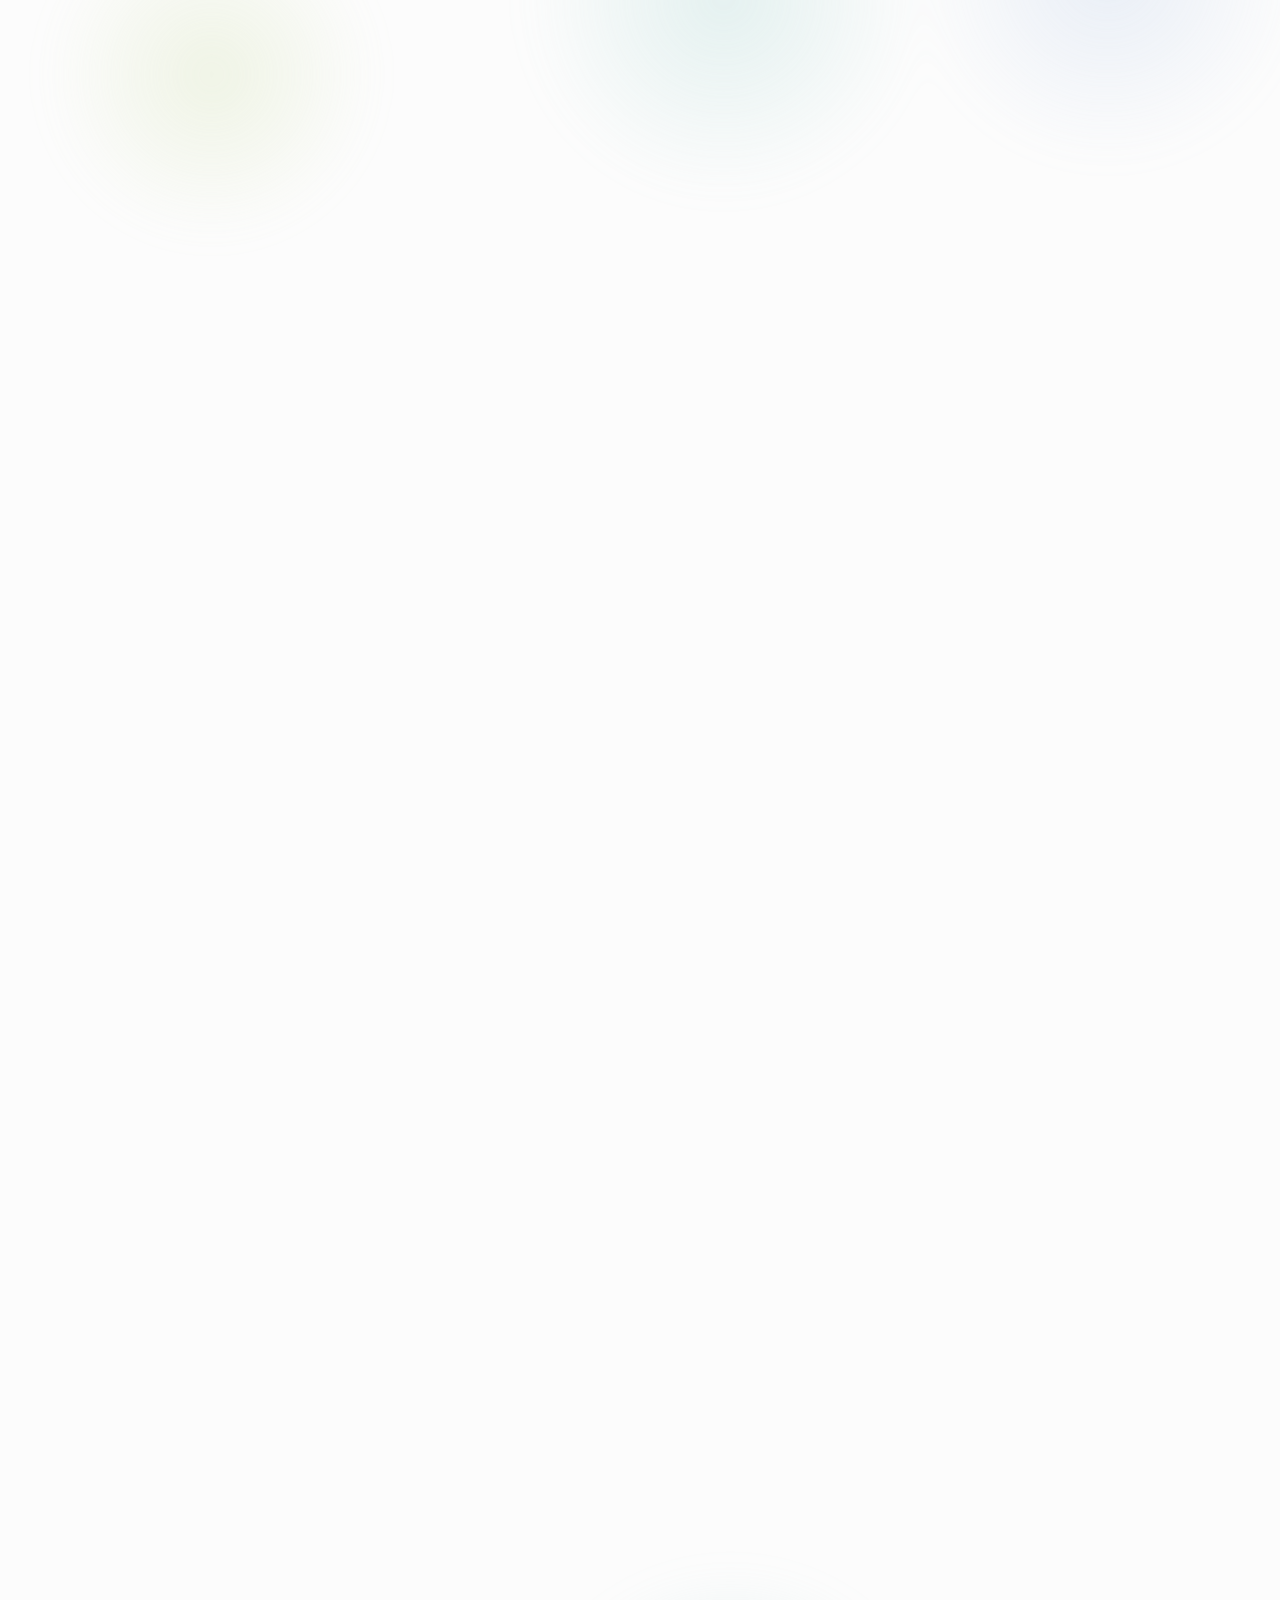
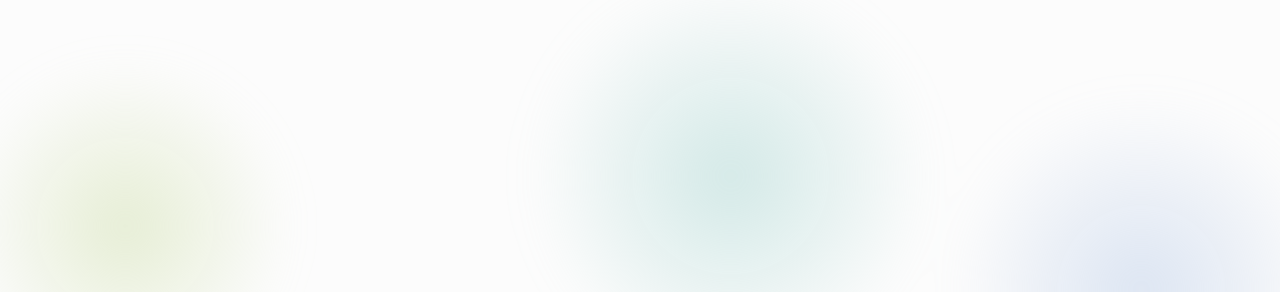
<file: index.html>
<!DOCTYPE html>
<html lang="ru">
<head>
<meta charset="UTF-8">
<meta name="viewport" content="width=device-width, initial-scale=1.0">
<title>Владимир Колмыков — продуктовый и UX/UI-дизайнер</title>
<meta name="description" content="Портфолио продуктового дизайнера: кейсы ATS-системы с AI-подбором и редизайна интернет-магазина. Исследование, проектирование интерфейсов, дизайн-системы.">
<link rel="canonical" href="https://vkv-dsgn.ru/">
<meta property="og:type" content="website">
<meta property="og:url" content="https://vkv-dsgn.ru/">
<meta property="og:site_name" content="Владимир Колмыков">
<meta property="og:locale" content="ru_RU">
<meta property="og:title" content="Владимир Колмыков — продуктовый и UX/UI-дизайнер">
<meta property="og:description" content="Портфолио продуктового дизайнера: кейсы ATS-системы с AI-подбором и редизайна интернет-магазина. Исследование, проектирование интерфейсов, дизайн-системы.">
<meta property="og:image" content="https://vkv-dsgn.ru/assets/images/avatar_color.png">
<meta property="og:image:width" content="1024">
<meta property="og:image:height" content="1024">
<meta property="og:image:type" content="image/png">
<meta name="twitter:card" content="summary">
<meta name="twitter:title" content="Владимир Колмыков — продуктовый и UX/UI-дизайнер">
<meta name="twitter:description" content="Портфолио продуктового дизайнера: кейсы ATS-системы с AI-подбором и редизайна интернет-магазина. Исследование, проектирование интерфейсов, дизайн-системы.">
<meta name="twitter:image" content="https://vkv-dsgn.ru/assets/images/avatar_color.png">
<link rel="icon" type="image/png" href="assets/images/opt/avatar_color-320.png">
<link rel="apple-touch-icon" href="assets/images/opt/avatar_color-320.png">
<link rel="preconnect" href="https://fonts.googleapis.com">
<link rel="preconnect" href="https://fonts.gstatic.com" crossorigin>
<!-- Шрифты грузятся не блокируя первую отрисовку: media="print" снимает
     со стилей блокировку рендера, onload возвращает их в дело. Пока они
     едут, экран всё равно закрыт лоадером, поэтому подмены шрифта не видно. -->
<link rel="preload" as="style" href="https://fonts.googleapis.com/css2?family=Fraunces:SOFT,WONK,opsz,wght@0,1,9..144,300..900&family=Inter:wght@400;500&family=Piazzolla:wght@400;500&display=swap">
<link rel="stylesheet" media="print" onload="this.media='all'" href="https://fonts.googleapis.com/css2?family=Fraunces:SOFT,WONK,opsz,wght@0,1,9..144,300..900&family=Inter:wght@400;500&family=Piazzolla:wght@400;500&display=swap">
<noscript><link rel="stylesheet" href="https://fonts.googleapis.com/css2?family=Fraunces:SOFT,WONK,opsz,wght@0,1,9..144,300..900&family=Inter:wght@400;500&family=Piazzolla:wght@400;500&display=swap"></noscript>
<link rel="stylesheet" href="css/styles.css">
<script>
  /* Тот же масштаб, что считает fit() в script.js, но выставленный до
     первой отрисовки: иначе страница сначала рисуется в полный размер
     фрейма 1920px и только потом ужимается — это большой сдвиг макета
     (CLS). Инлайновые стили, которые позже поставит fit(), всё равно
     перебьют это правило; media-условие не даёт ему сработать на
     мобильной вёрстке, где .page не масштабируется. */
  (function () {
    // Ширину считаем за вычетом вертикальной полосы прокрутки. В <head>
    // документ ещё пустой, вертикального скролла нет, и clientWidth равен
    // полной ширине окна — страница получалась шире вьюпорта ровно на
    // полосу, и появлялся горизонтальный скролл. Страница всегда длиннее
    // экрана, поэтому полоса будет точно (в системах с наезжающей
    // полосой её ширина 0, и вычитать нечего).
    var probe = document.createElement('div');
    probe.style.cssText = 'position:absolute;top:-9999px;width:100px;height:100px;overflow:scroll';
    document.documentElement.appendChild(probe);
    var scrollbar = probe.offsetWidth - probe.clientWidth;
    probe.remove();

    var w = window.innerWidth - scrollbar;
    if (w <= 768) return;
    var s = Math.min(w / 1920, 1);
    var st = document.createElement('style');
    st.textContent =
      '@media (min-width: 769px){.page{transform:scale(' + s + ')}' +
      '.stage{width:' + 1920 * s + 'px;height:' + 2838 * s + 'px}}';
    document.head.appendChild(st);
    document.documentElement.style.setProperty('--page-scale', s);
  })();
</script>
<script type="application/ld+json">
{
  "@context": "https://schema.org",
  "@graph": [
    {
      "@type": "Person",
      "@id": "https://vkv-dsgn.ru/#person",
      "name": "Владимир Колмыков",
      "url": "https://vkv-dsgn.ru/",
      "image": "https://vkv-dsgn.ru/assets/images/opt/avatar_color-320.png",
      "jobTitle": "Product / UX/UI Designer",
      "email": "mailto:vkolm5@yandex.ru",
      "knowsAbout": [
        "Продуктовый дизайн",
        "UX/UI-дизайн",
        "Проектирование интерфейсов",
        "Дизайн-системы",
        "Прототипирование"
      ],
      "sameAs": [
        "https://t.me/vkv_dsgn",
        "https://www.linkedin.com/in/vkv-dsgn"
      ]
    },
    {
      "@type": "WebSite",
      "@id": "https://vkv-dsgn.ru/#website",
      "url": "https://vkv-dsgn.ru/",
      "name": "Владимир Колмыков — портфолио",
      "inLanguage": "ru-RU",
      "author": { "@id": "https://vkv-dsgn.ru/#person" }
    }
  ]
}
</script></head>
<body>
<div class="loader" id="loader" role="status" aria-live="polite" aria-label="Загрузка страницы">
  <div class="ld-glow" aria-hidden="true">
    <img src="assets/icons/hero-glow.svg" alt="" class="ld-glow__img">
  </div>
  <div class="ld-echo">
    <img src="assets/images/Logo.png" alt="" class="ld-echo__logo">
  </div>
</div>
<div class="stage">
<div class="page" data-name="desktop">

  <header class="header" id="hero" data-name="header">
    <div class="hero-glow" data-name="hero_glow">
      <div class="hero-glow__inner">
        <img src="assets/icons/hero-glow.svg" alt="" class="hero-glow__img">
      </div>
    </div>

    <div class="hero-offer js-reveal" data-name="block-hero_offer">
      <!-- Текст заголовка лежит в разметке, а не подставляется скриптом:
           иначе поисковик видит пустой H1 (эффект печати стартует через
           несколько секунд, уже после заставки). startTypewriter() в
           script.js сначала стирает эту строку, затем печатает её заново —
           анимация та же, но страница осмысленна и без JS. -->
      <h1 class="hero-offer__title" aria-label="Дизайн, который решает задачи бизнеса"><span id="hero-title-text">Дизайн, который решает задачи бизнеса</span><span class="caret" aria-hidden="true"></span></h1>
    </div>

    <div class="brand-identity js-reveal js-reveal--slow" data-name="brand_identity">
      <p class="brand-identity__name">Владимир Колмыков</p>
      <a href="https://t.me/vkv_dsgn" target="_blank" rel="noopener noreferrer" class="brand-identity__role fx-decoder" aria-label="Product | UX/UI Designer — Telegram"></a>
    </div>

    <div class="brand-avatar js-reveal js-reveal--slow" data-name="brand_avatar">
      <picture>
        <source type="image/webp" srcset="assets/images/opt/avatar-320.webp">
        <img src="assets/images/opt/avatar-320.png" alt="Владимир Колмыков" class="brand-avatar__img brand-avatar__img--bw" width="320" height="320" decoding="async">
      </picture>
      <picture>
        <source type="image/webp" srcset="assets/images/opt/avatar_color-320.webp">
        <img src="assets/images/opt/avatar_color-320.png" alt="" class="brand-avatar__img brand-avatar__img--color" width="320" height="320" decoding="async">
      </picture>
    </div>

    <span class="brand-letter-pos brand-letter-pos--v-right js-reveal" aria-hidden="true"><span class="brand-letter magnet-btn">V</span></span>
    <span class="brand-letter-pos brand-letter-pos--k js-reveal" aria-hidden="true"><span class="brand-letter magnet-btn">K</span></span>
    <span class="brand-letter-pos brand-letter-pos--v-left js-reveal" aria-hidden="true"><span class="brand-letter magnet-btn">V</span></span>

    <nav class="header-nav" data-name="header_nav">
      <a href="#projects" class="header-nav__item header-nav__item--projects underline-link js-reveal">Проекты</a>
      <a href="#hero" class="header-nav__item header-nav__item--active underline-link js-reveal">Главная</a>
      <a href="#about" class="header-nav__item header-nav__item--about underline-link js-reveal">Обо&nbsp;мне</a>
      <a href="#contacts" class="header-nav__item header-nav__item--contacts underline-link js-reveal">Контакты</a>
    </nav>
  </header>

  <main>
    <section class="projects" id="projects" data-name="block-projects">
      <div class="projects__head js-scroll-reveal" data-name="block-projects_head">
        <h2 class="projects__title">Проекты</h2>
      </div>

      <div class="projects__list" data-name="projects_list">

        <a href="cases/skoutai.html" class="card js-scroll-reveal" data-name="ProjectCard" draggable="false">
          <div class="card__visual" data-name="card_visual">
            <div class="card__media card__media--1 t-tilt" data-name="card_media">
              <div class="t-tilt-shift">
                <div class="t-tilt-card">
                  <picture>
                    <source type="image/webp" media="(max-width: 768px)" srcset="assets/images/opt/card-skoutai-mobile.webp">
                    <source type="image/webp" srcset="assets/images/opt/card-skoutai-desktop.webp">
                    <source media="(max-width: 768px)" srcset="assets/images/opt/card-skoutai-mobile.png">
                    <img src="assets/images/opt/card-skoutai-desktop.png" alt="SkoutAI" class="card__media-img card__media-img--cover" width="1200" height="675" fetchpriority="high" decoding="async">
                  </picture>
                  <div class="t-tilt-glare"></div>
                </div>
              </div>
            </div>
            <div class="card__meta" data-name="card_meta">
              <div class="card__tags" data-name="card_tags">
                <span class="card__tag">AI</span>
                <img src="assets/icons/tag-sep.svg" alt="" class="card__tag-sep">
                <span class="card__tag">SAAS</span>
              </div>
              <span class="card__year">2026</span>
            </div>
          </div>
          <div class="card__content" data-name="card_content">
            <h3 class="card__title">SkoutAI</h3>
            <p class="card__desc">AI-рекрутинг для&nbsp;IT. Сокращает первичный скрининг с&nbsp;часов до&nbsp;5–15 минут</p>
          </div>
        </a>

        <a href="cases/baucentr.html" class="card js-scroll-reveal" data-name="ProjectCard" draggable="false">
          <div class="card__visual" data-name="card_visual">
            <div class="card__media card__media--2 t-tilt" data-name="card_media">
              <div class="t-tilt-shift">
                <div class="t-tilt-card">
                  <picture>
                    <source type="image/webp" media="(max-width: 768px)" srcset="assets/images/opt/card-baucentr-mobile.webp">
                    <source type="image/webp" srcset="assets/images/opt/card-baucentr-desktop.webp">
                    <source media="(max-width: 768px)" srcset="assets/images/opt/card-baucentr-mobile.png">
                    <img src="assets/images/opt/card-baucentr-desktop.png" alt="Бауцентр" class="card__media-img card__media-img--cover" width="1200" height="924" decoding="async">
                  </picture>
                  <div class="t-tilt-glare"></div>
                </div>
              </div>
            </div>
            <div class="card__meta" data-name="card_meta">
              <div class="card__tags" data-name="card_tags">
                <span class="card__tag">E-commerce</span>
              </div>
              <span class="card__year">2026</span>
            </div>
          </div>
          <div class="card__content" data-name="card_content">
            <h3 class="card__title">Бауцентр</h3>
            <p class="card__desc">Редизайн интернет-магазина строительных материалов. Акценты смещены на&nbsp;товар и&nbsp;цену, меньше визуального шума&nbsp;- выше конверсия</p>
          </div>
        </a>

        <article class="card js-scroll-reveal" data-name="ProjectCard">
          <div class="card__visual" data-name="card_visual">
            <div class="card__media card__media--4" data-name="card_media"></div>
            <div class="card__meta" data-name="card_meta">
              <div class="card__tags" data-name="card_tags">
                <span class="card__tag">SAAS</span>
              </div>
              <span class="card__year">2026</span>
            </div>
          </div>
          <div class="card__content" data-name="card_content">
            <h3 class="card__title">Cargo Pulse (в&nbsp;разработке)</h3>
            <p class="card__desc">Внутренний инструмент для&nbsp;диспетчеров, механиков и&nbsp;руководства ТК</p>
          </div>
        </article>

      </div>
    </section>

    <section class="about" id="about" data-name="block-about">
      <h2 class="about__title js-scroll-reveal">Обо&nbsp;мне</h2>
      <div class="about__body" data-name="about_body">
        <p class="about__lead js-scroll-reveal">
          Продуктовый и&nbsp;UX/UI дизайнер. Опыт разработки интерфейсов
          <br aria-hidden="true">
          для&nbsp;веб-продуктов и&nbsp;сайтов в&nbsp;B2B и&nbsp;B2C сегментах (e-commerce, HRTech, строительство, логистика)
          <br aria-hidden="true">
          Проектирую пользовательские сценарии, определяю точки роста продукта, опираюсь на&nbsp;бизнес-метрики и&nbsp;создаю конверсионные интерфейсы.
          <br aria-hidden="true">
          Работаю в&nbsp;кросс-функциональных командах
        </p>

        <div class="about__facts" data-name="about_facts">
          <div class="facts-col" data-name="facts_col">
            <div class="fact-item">
              <p class="fact-item__label">Опыт</p>
              <p class="fact-item__value">2&nbsp;года</p>
            </div>
            <div class="fact-item">
              <p class="fact-item__label">Фокус</p>
              <p class="fact-item__value">Превращаю сложные задачи в&nbsp;понятные интерфейсы</p>
            </div>
            <div class="fact-item">
              <p class="fact-item__label">Подход</p>
              <p class="fact-item__value">Design Thinking, Lean UX, JTBD</p>
            </div>
          </div>
          <div class="fact-item fact-item--tools">
            <p class="fact-item__label">Инструменты</p>
            <ul class="tools">
              <li class="tool">
                <p class="tool__text"><span class="tool__name">Figma</span><span class="tool__desc">дизайн, прототипы, hand-off</span></p>
                <span class="tool__level" role="img" aria-label="5 из 5"><i class="is-on"></i><i class="is-on"></i><i class="is-on"></i><i class="is-on"></i><i class="is-on"></i></span>
              </li>
              <li class="tool">
                <p class="tool__text"><span class="tool__name">Claude</span><span class="tool__desc">вайбкодинг, рабочие прототипы</span></p>
                <span class="tool__level" role="img" aria-label="4 из 5"><i class="is-on"></i><i class="is-on"></i><i class="is-on"></i><i class="is-on"></i><i></i></span>
              </li>
              <li class="tool">
                <p class="tool__text"><span class="tool__name">Obsidian</span><span class="tool__desc">справочник для&nbsp;Claude</span></p>
                <span class="tool__level" role="img" aria-label="3 из 5"><i class="is-on"></i><i class="is-on"></i><i class="is-on"></i><i></i><i></i></span>
              </li>
              <li class="tool">
                <p class="tool__text"><span class="tool__name">Recraft</span><span class="tool__desc">генерация фото/видео</span></p>
                <span class="tool__level" role="img" aria-label="3 из 5"><i class="is-on"></i><i class="is-on"></i><i class="is-on"></i><i></i><i></i></span>
              </li>
              <li class="tool">
                <p class="tool__text"><span class="tool__name">Tilda</span><span class="tool__desc">ноукод-сборка</span></p>
                <span class="tool__level" role="img" aria-label="3 из 5"><i class="is-on"></i><i class="is-on"></i><i class="is-on"></i><i></i><i></i></span>
              </li>
            </ul>
          </div>
        </div>
      </div>
    </section>
  </main>

  <footer class="footer" id="contacts" data-name="footer">
    <!-- Раздел контактов — единственный на странице без заголовка: в макете
         его роль берут на себя логотип и ссылки. Заголовок нужен структуре
         документа и читалкам экрана, поэтому он есть в разметке, но скрыт
         визуально (.visually-hidden). -->
    <h2 class="visually-hidden">Контакты</h2>
    <div class="footer-glow" data-name="footer_glow">
      <div class="footer-glow__inner">
        <img src="assets/icons/footer-glow.svg" alt="" class="footer-glow__img">
      </div>
    </div>

    <div class="footer-main js-scroll-reveal" data-name="footer_main">
      <div class="footer-top" data-name="footer_top">
        <a href="#hero" class="footer-brand" id="footer-brand-link">
          <img src="assets/icons/monogram-vk.svg" alt="" class="footer-brand__mark">
          <p class="footer-brand__suffix">dsgn</p>
        </a>

        <div class="footer-links" data-name="footer_links">
          <a href="https://t.me/vkv_dsgn" target="_blank" rel="noopener noreferrer" class="footer-links__item footer-links__item--telegram underline-link">Telegram</a>
          <a href="https://www.linkedin.com/in/vkv-dsgn" target="_blank" rel="noopener noreferrer" class="footer-links__item footer-links__item--linkedin underline-link">LinkedIn</a>
          <a href="assets/files/%D0%9A%D0%BE%D0%BB%D0%BC%D1%8B%D0%BA%D0%BE%D0%B2%20%D0%92%D0%BB%D0%B0%D0%B4%D0%B8%D0%BC%D0%B8%D1%80%20(CV).pdf" target="_blank" rel="noopener noreferrer" class="footer-links__item footer-links__item--cv underline-link">
            CV
            <img src="assets/icons/cv-arrow.svg" alt="" class="footer-links__cv-arrow">
          </a>
        </div>

        <span class="tooltip-zone">
          <a href="mailto:vkolm5@yandex.ru" class="footer-email" id="footer-email-link">vkolm5@yandex.ru</a>
          <span class="tooltip-bubble" id="footer-email-tooltip">Скопировать</span>
        </span>
      </div>

      <div class="footer-bottom" data-name="footer_bottom">
        <div class="copyright" data-name="copyright">
          <span class="copyright__name-wrap">
            <span class="copyright__name">Владимир Колмыков</span>
          </span>
          <img src="assets/icons/tag-sep.svg" alt="" class="copyright__sep">
          <span class="copyright__year">© 2026</span>
        </div>
        <span class="footer-location">Воронеж</span>
      </div>
    </div>
  </footer>

</div>
</div>

<div class="float-menu-backdrop" id="float-menu-backdrop" aria-hidden="true"></div>

<div class="float-menu" id="float-menu">
  <div class="float-menu__toggle-wrap">
    <button type="button" class="float-menu__toggle" id="float-menu-toggle" aria-label="Меню" aria-expanded="false" aria-controls="float-menu-dropdown">
      <span class="float-menu__icon" aria-hidden="true">
        <span class="float-menu__bar float-menu__bar--1"></span>
        <span class="float-menu__bar float-menu__bar--2"></span>
        <span class="float-menu__bar float-menu__bar--3"></span>
      </span>
    </button>
    <nav class="float-menu__dropdown" id="float-menu-dropdown" aria-hidden="true">
      <a href="#hero" class="float-menu__dropdown-item js-nav-scroll"><span class="float-menu__dropdown-item-inner underline-link">Главная</span></a>
      <a href="#projects" class="float-menu__dropdown-item js-nav-scroll"><span class="float-menu__dropdown-item-inner underline-link">Проекты</span></a>
      <a href="#about" class="float-menu__dropdown-item js-nav-scroll"><span class="float-menu__dropdown-item-inner underline-link">Обо мне</span></a>
      <a href="#contacts" class="float-menu__dropdown-item js-nav-scroll"><span class="float-menu__dropdown-item-inner underline-link">Контакты</span></a>
      <a href="assets/files/%D0%9A%D0%BE%D0%BB%D0%BC%D1%8B%D0%BA%D0%BE%D0%B2%20%D0%92%D0%BB%D0%B0%D0%B4%D0%B8%D0%BC%D0%B8%D1%80%20(CV).pdf" target="_blank" rel="noopener noreferrer" class="float-menu__dropdown-item">
        <span class="float-menu__dropdown-item-inner float-menu__dropdown-item-inner--cv underline-link">
          CV
          <img src="assets/icons/cv-arrow.svg" alt="" class="float-menu__arrow">
        </span>
      </a>
    </nav>
  </div>
  <a href="https://t.me/vkv_dsgn" target="_blank" rel="noopener noreferrer" class="float-menu__telegram">
   <span class="float-menu__telegram-inner underline-link">
    Telegram
    <img src="assets/icons/cv-arrow.svg" alt="" class="float-menu__arrow">
   </span>
  </a>
</div>

<script src="js/script.js"></script>
</body>
</html>
</file>
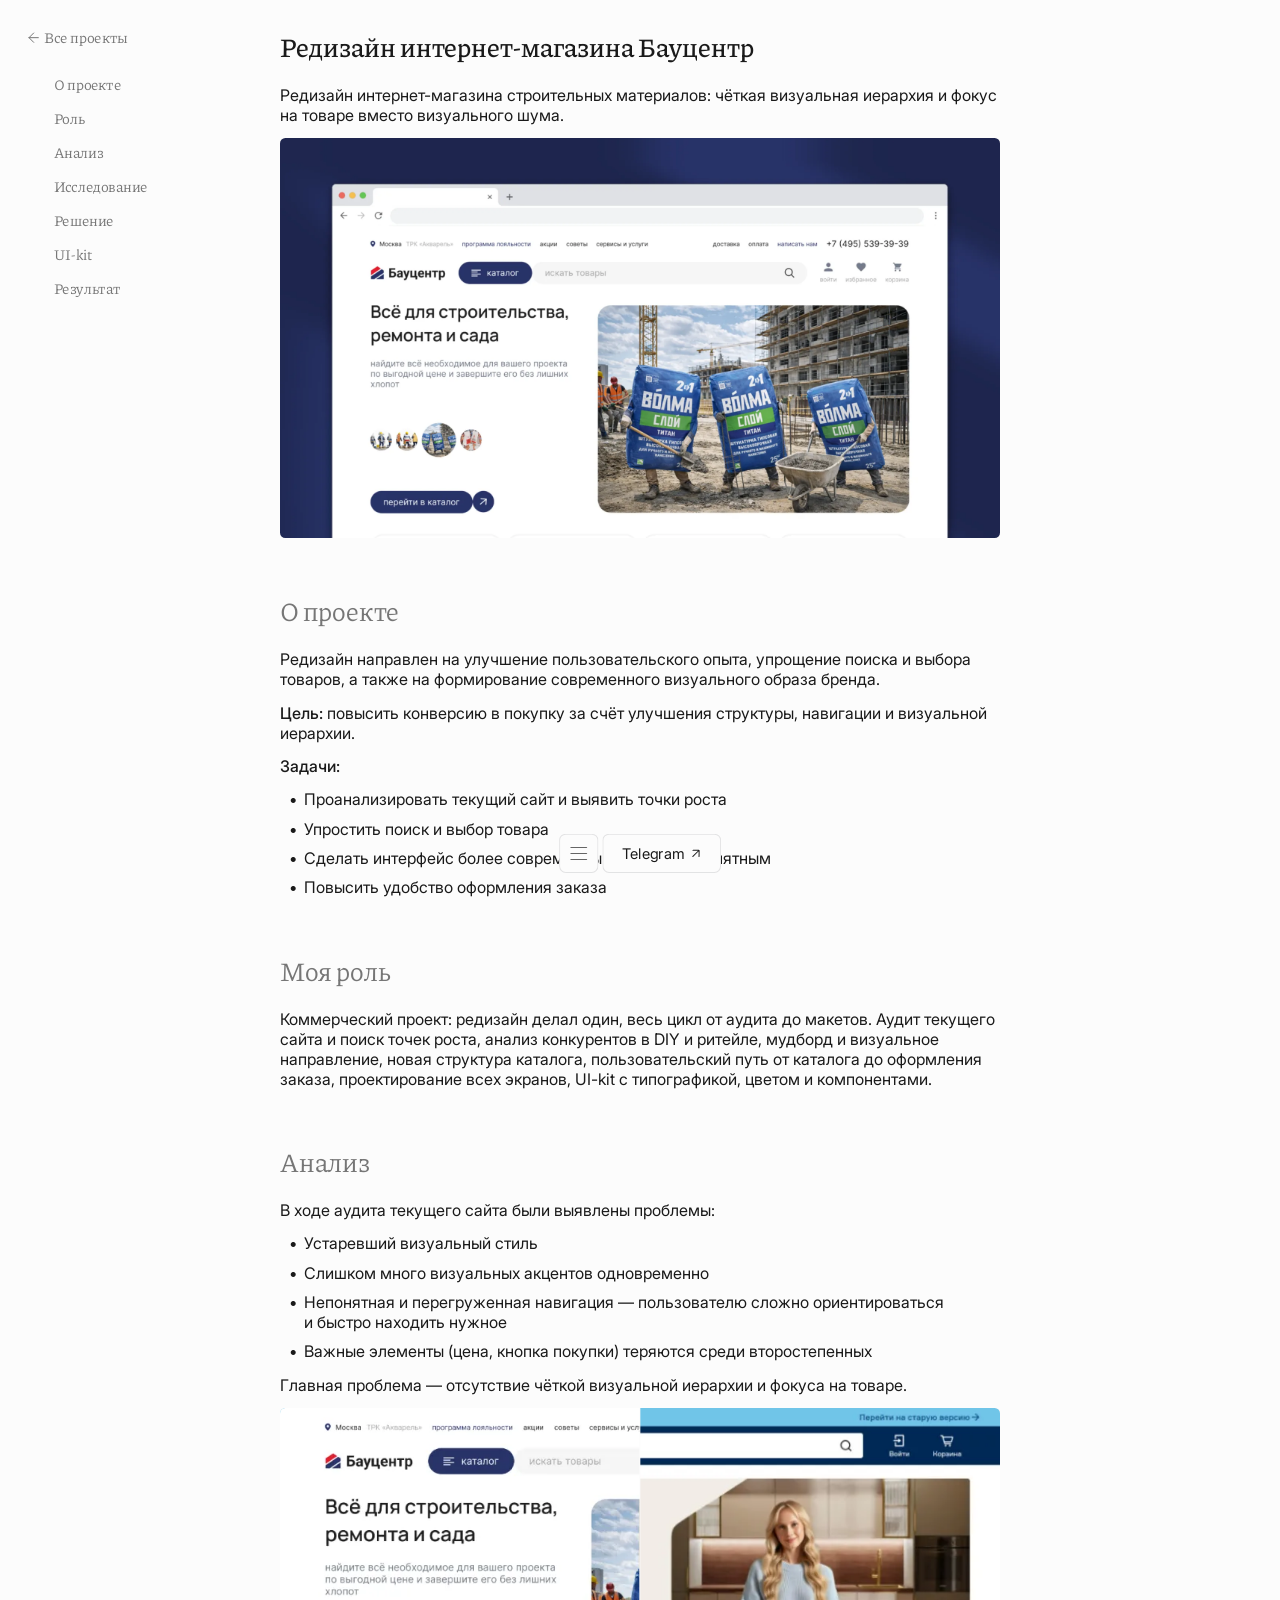
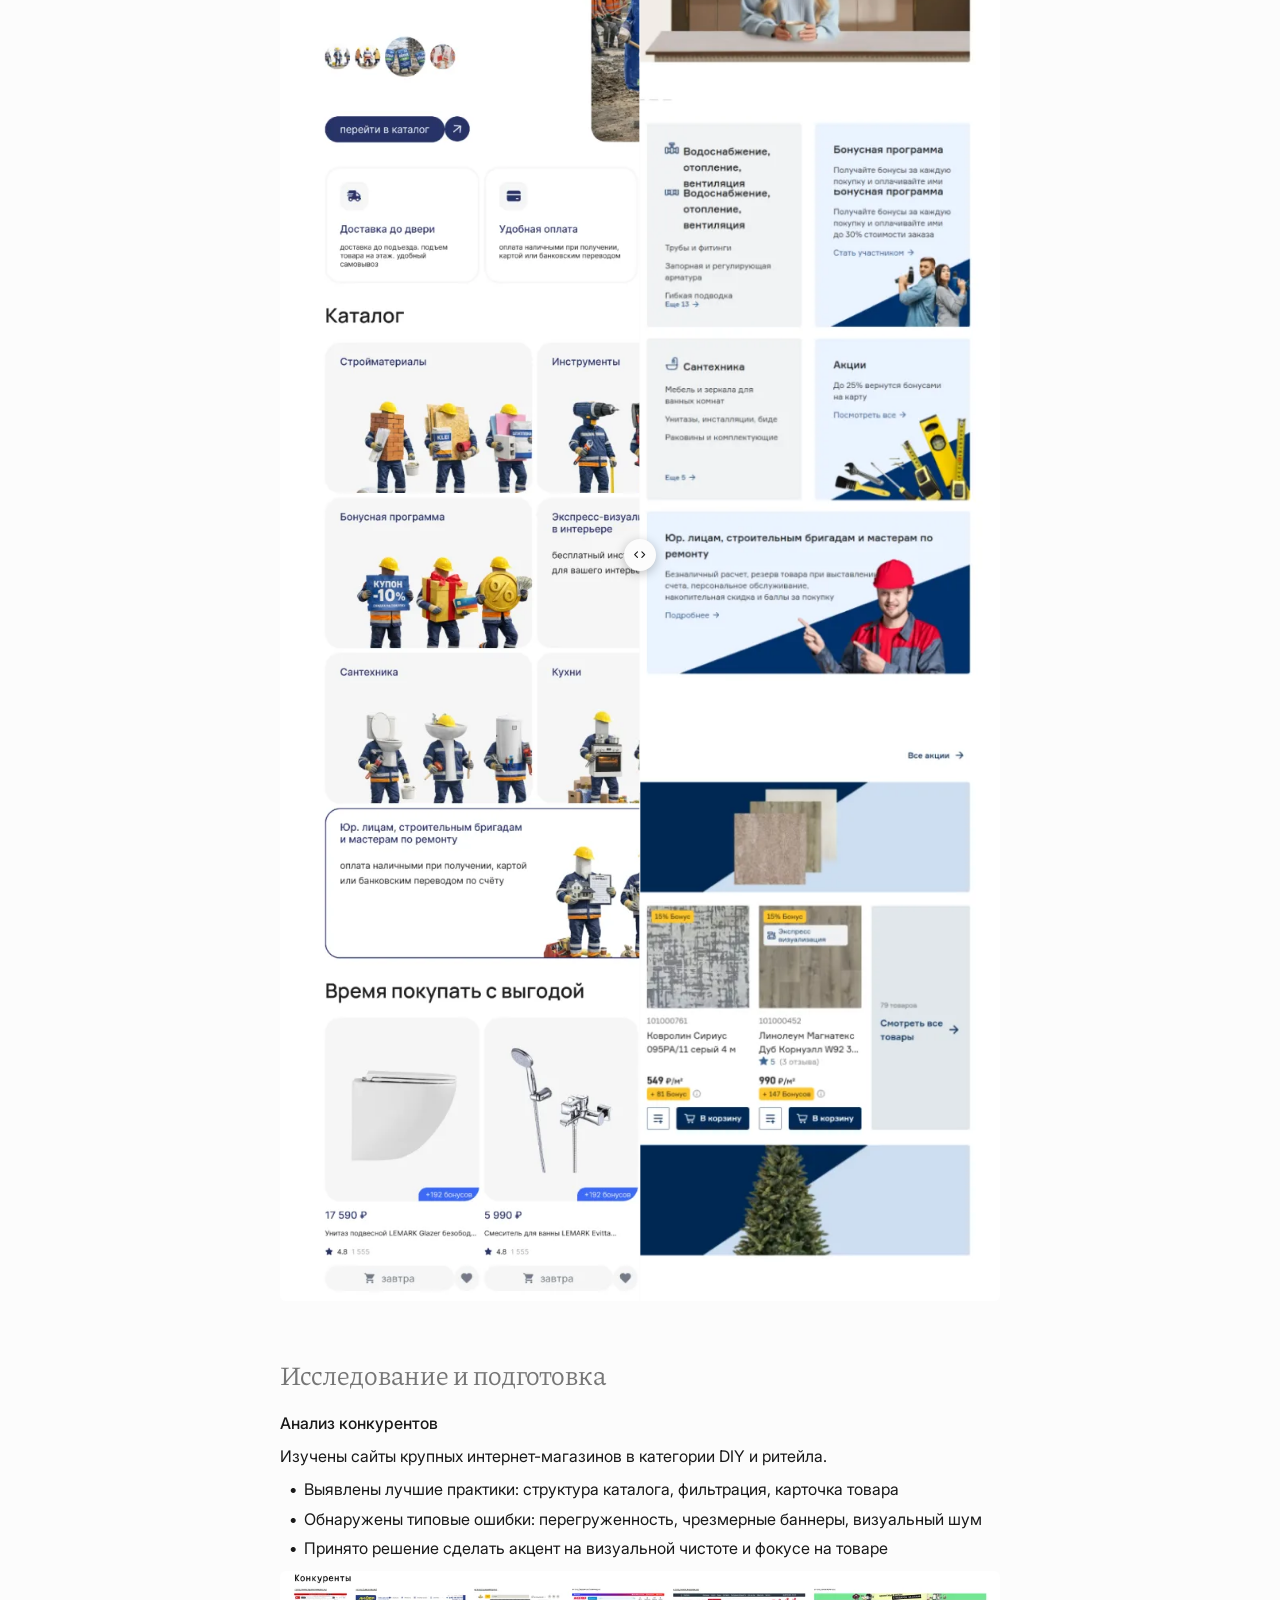
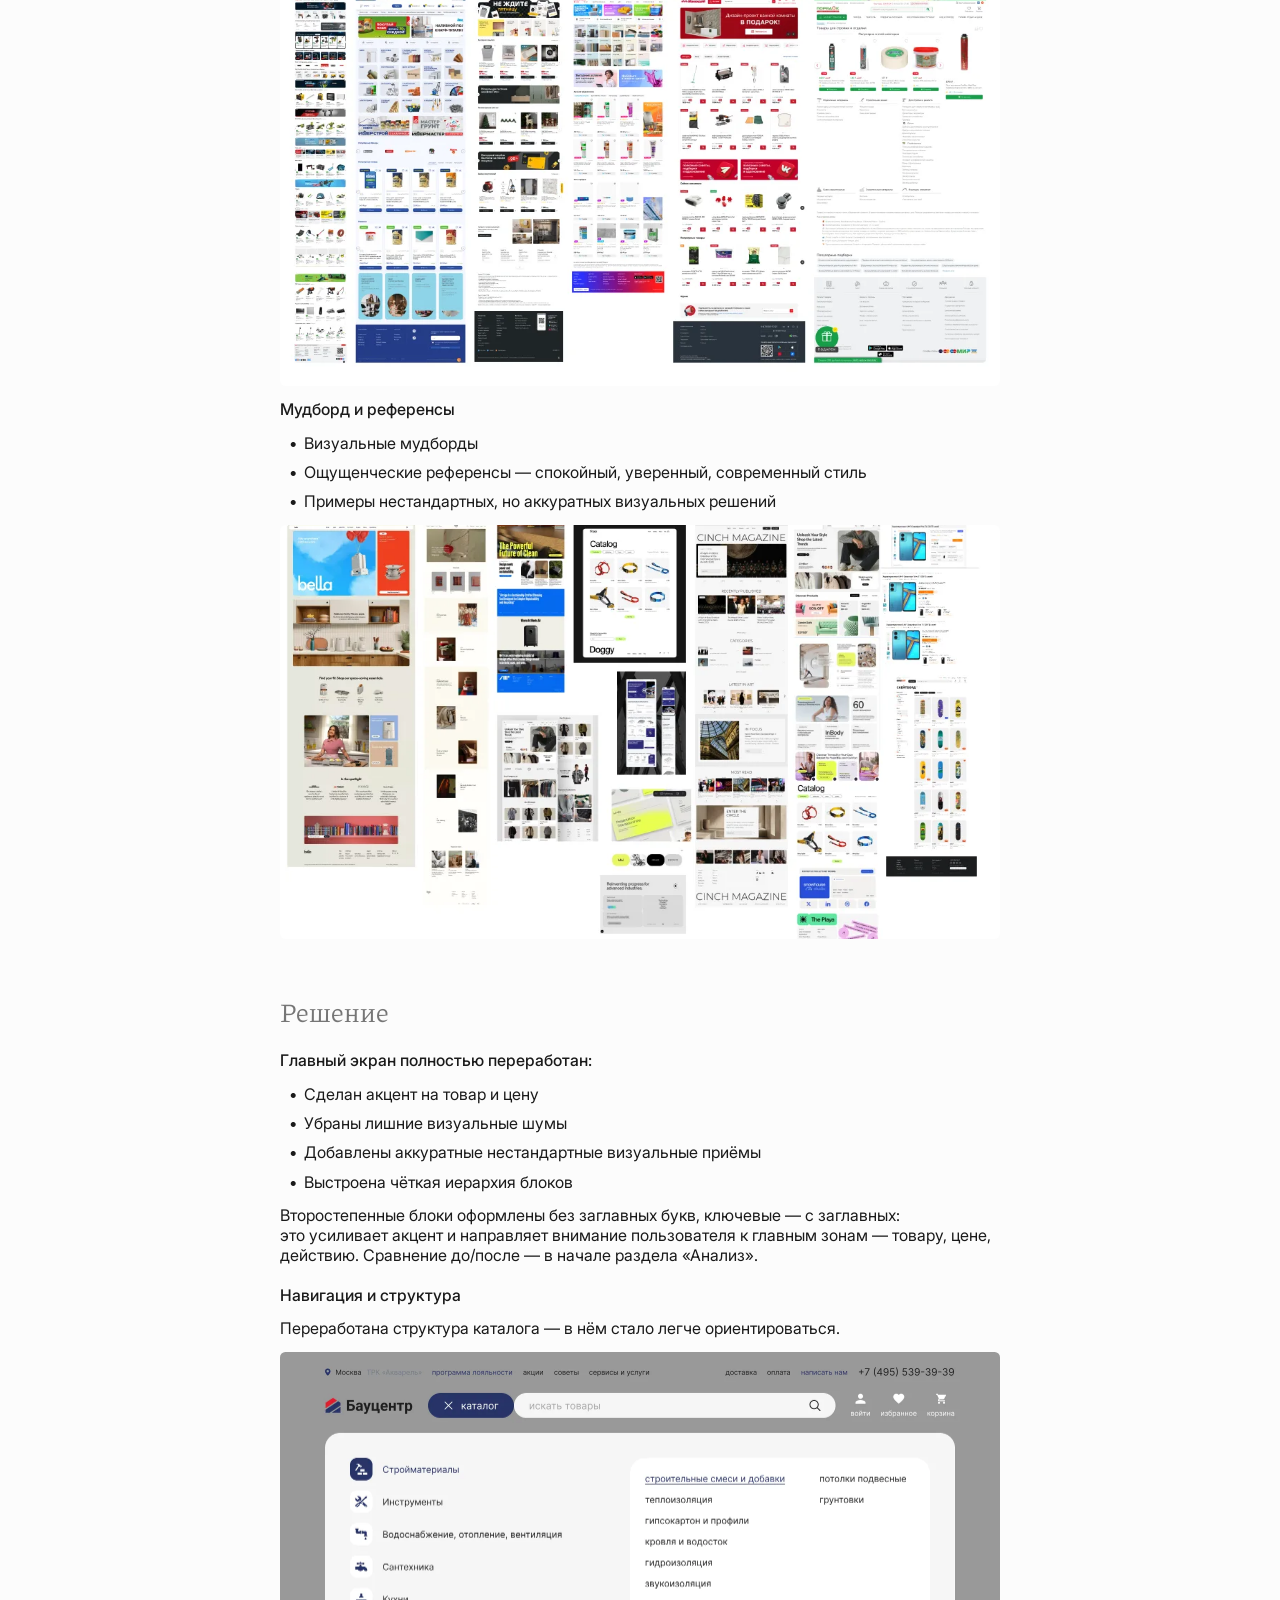
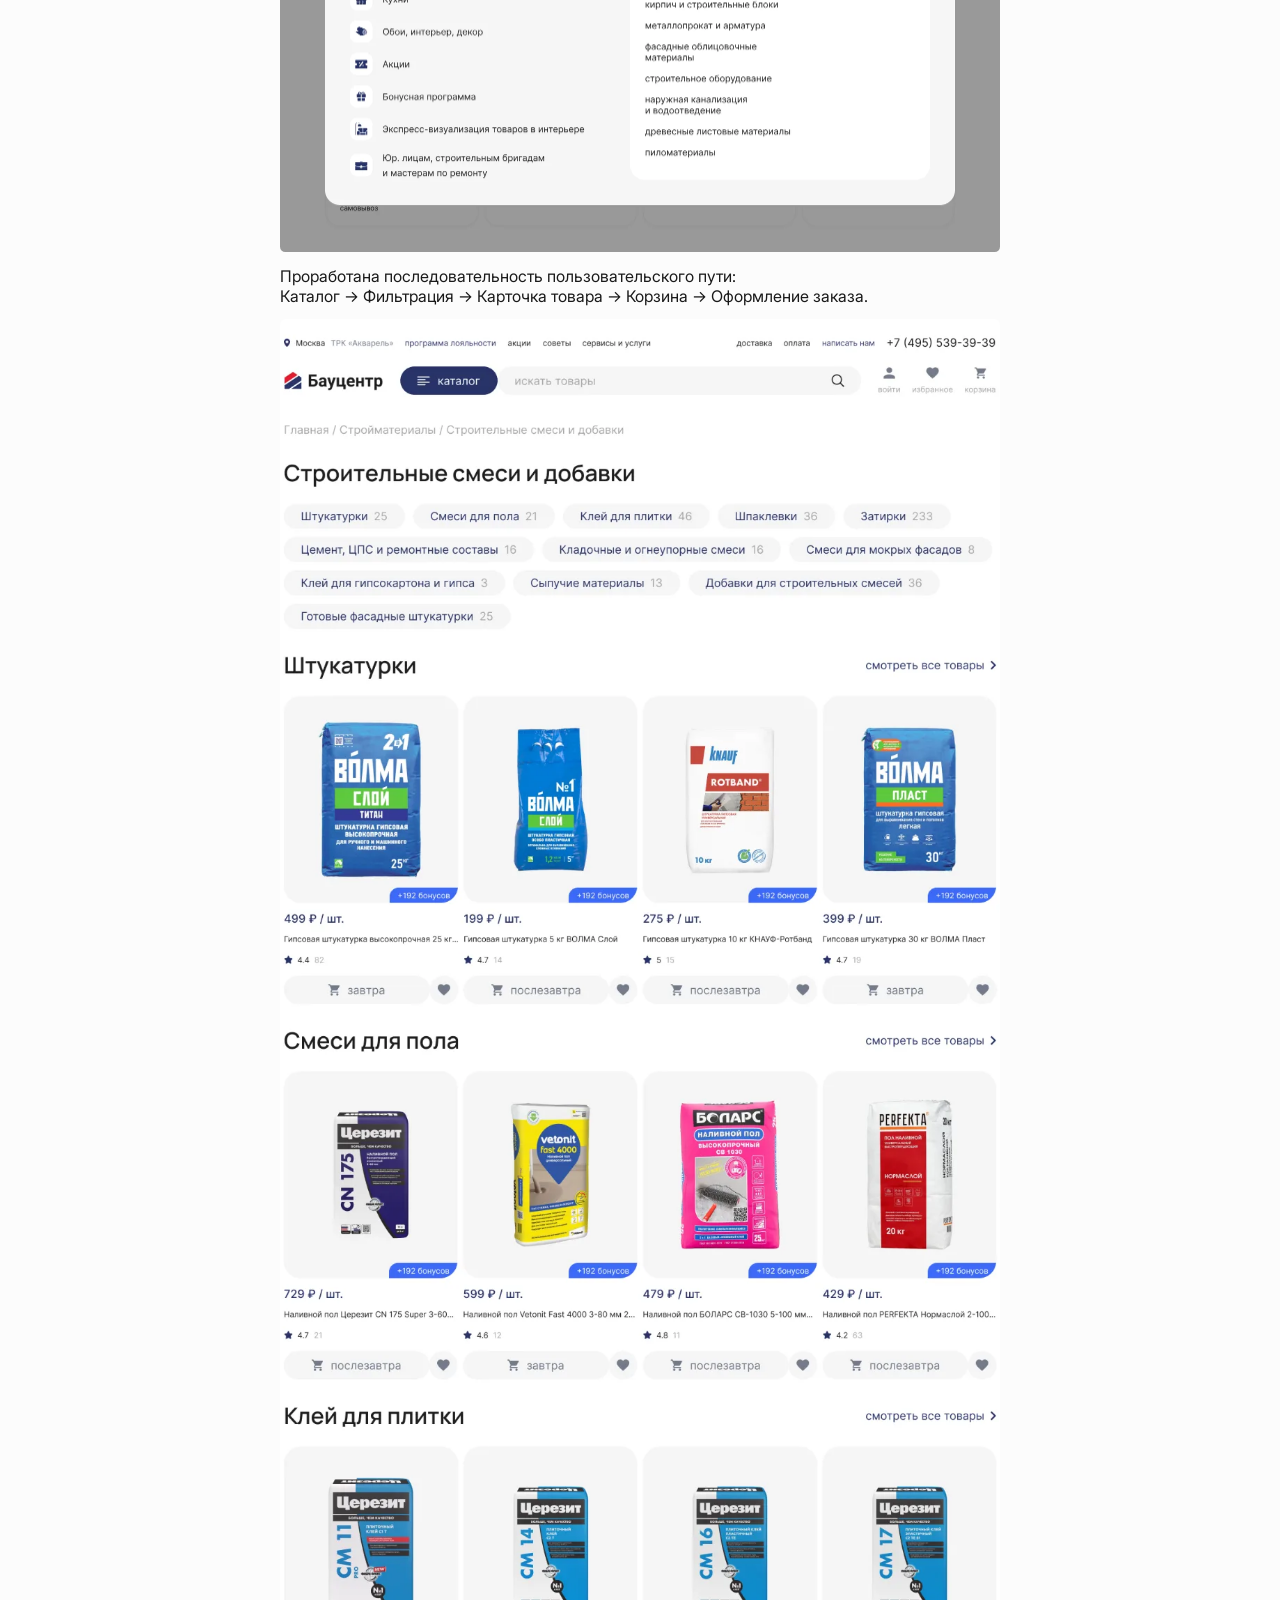
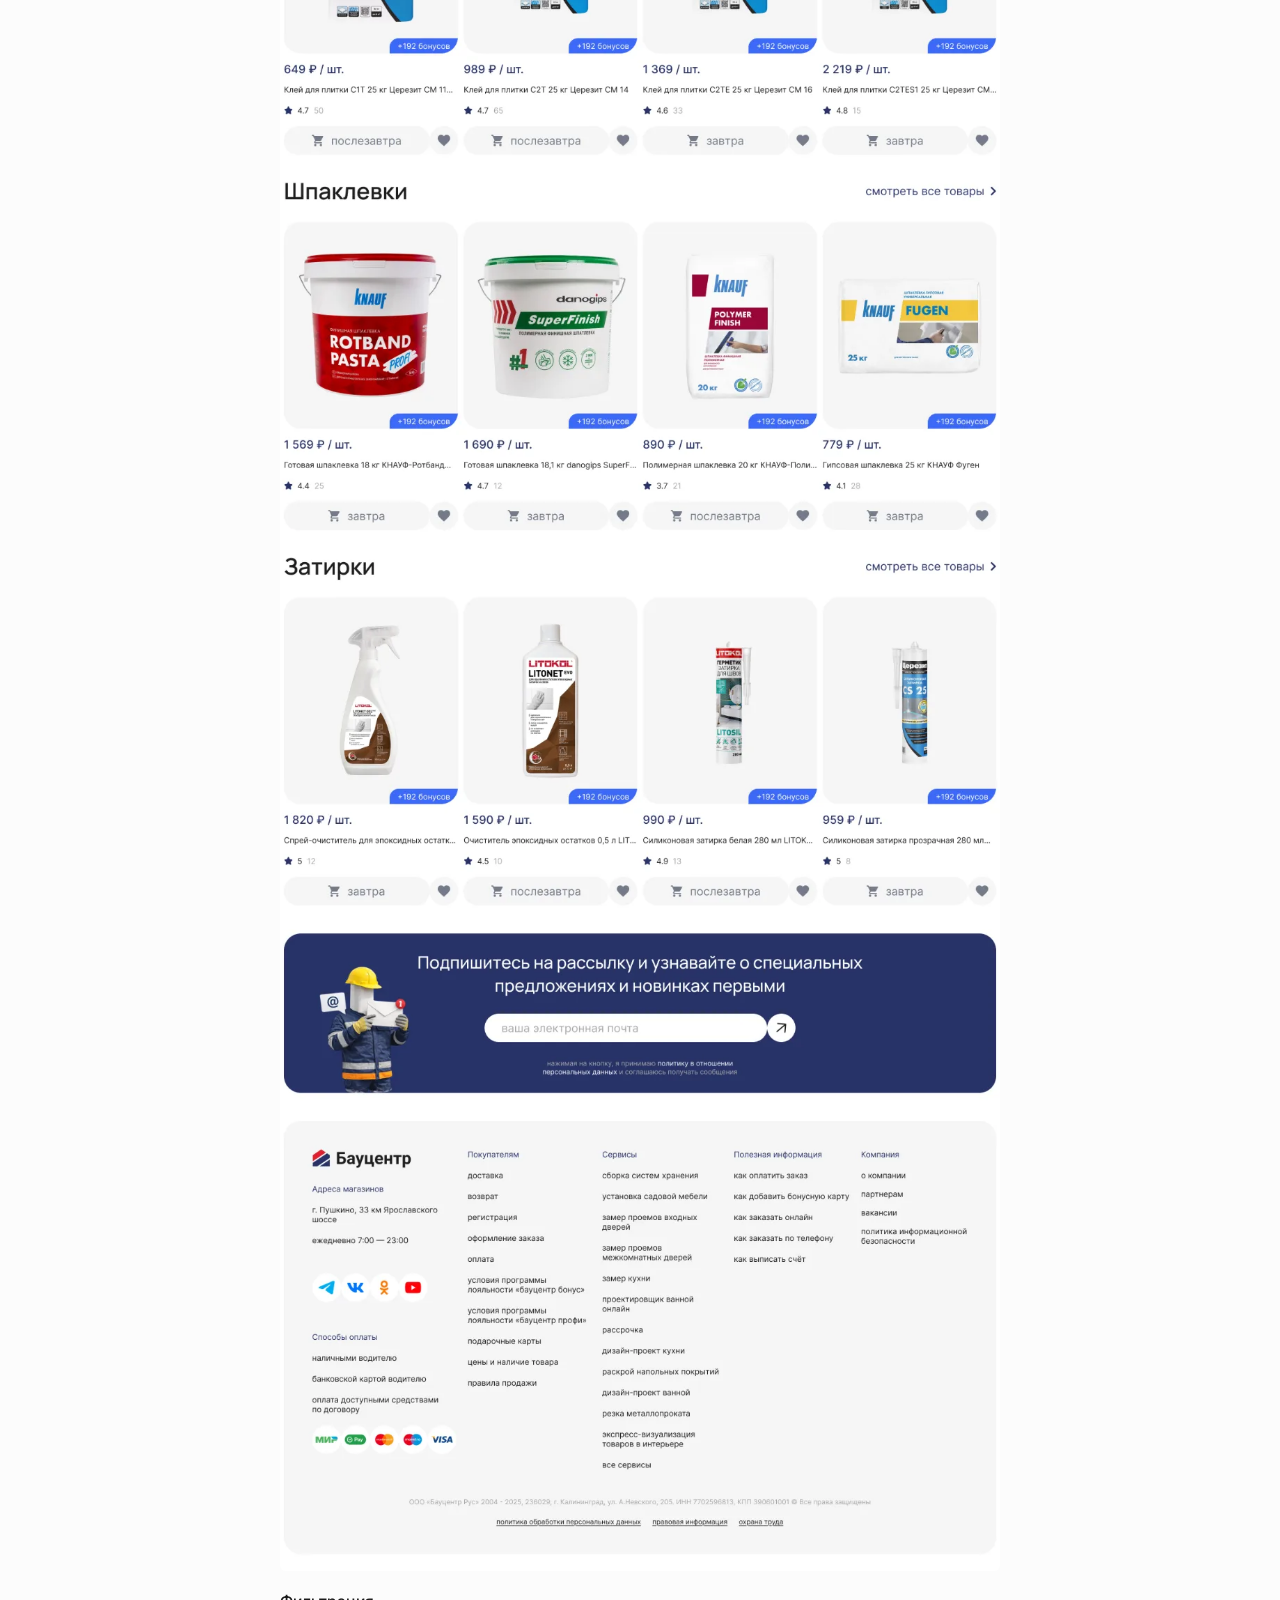
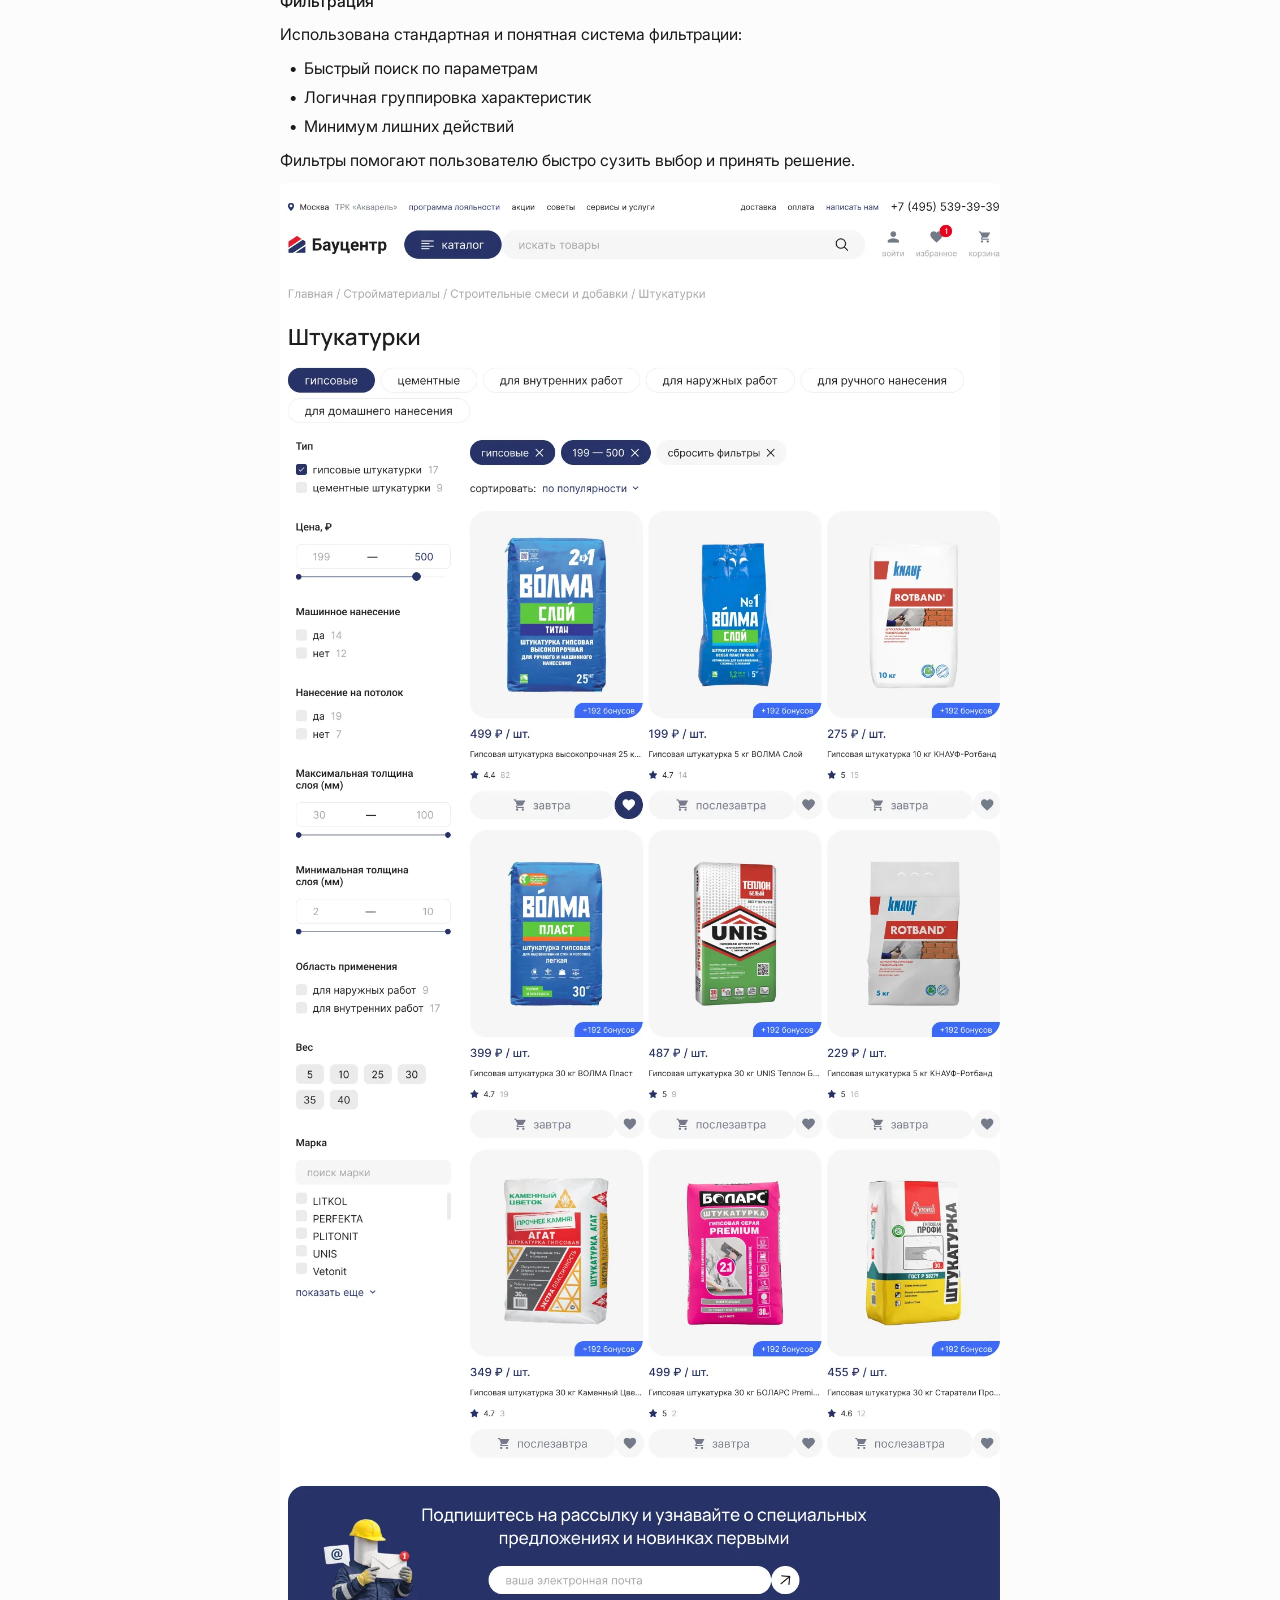
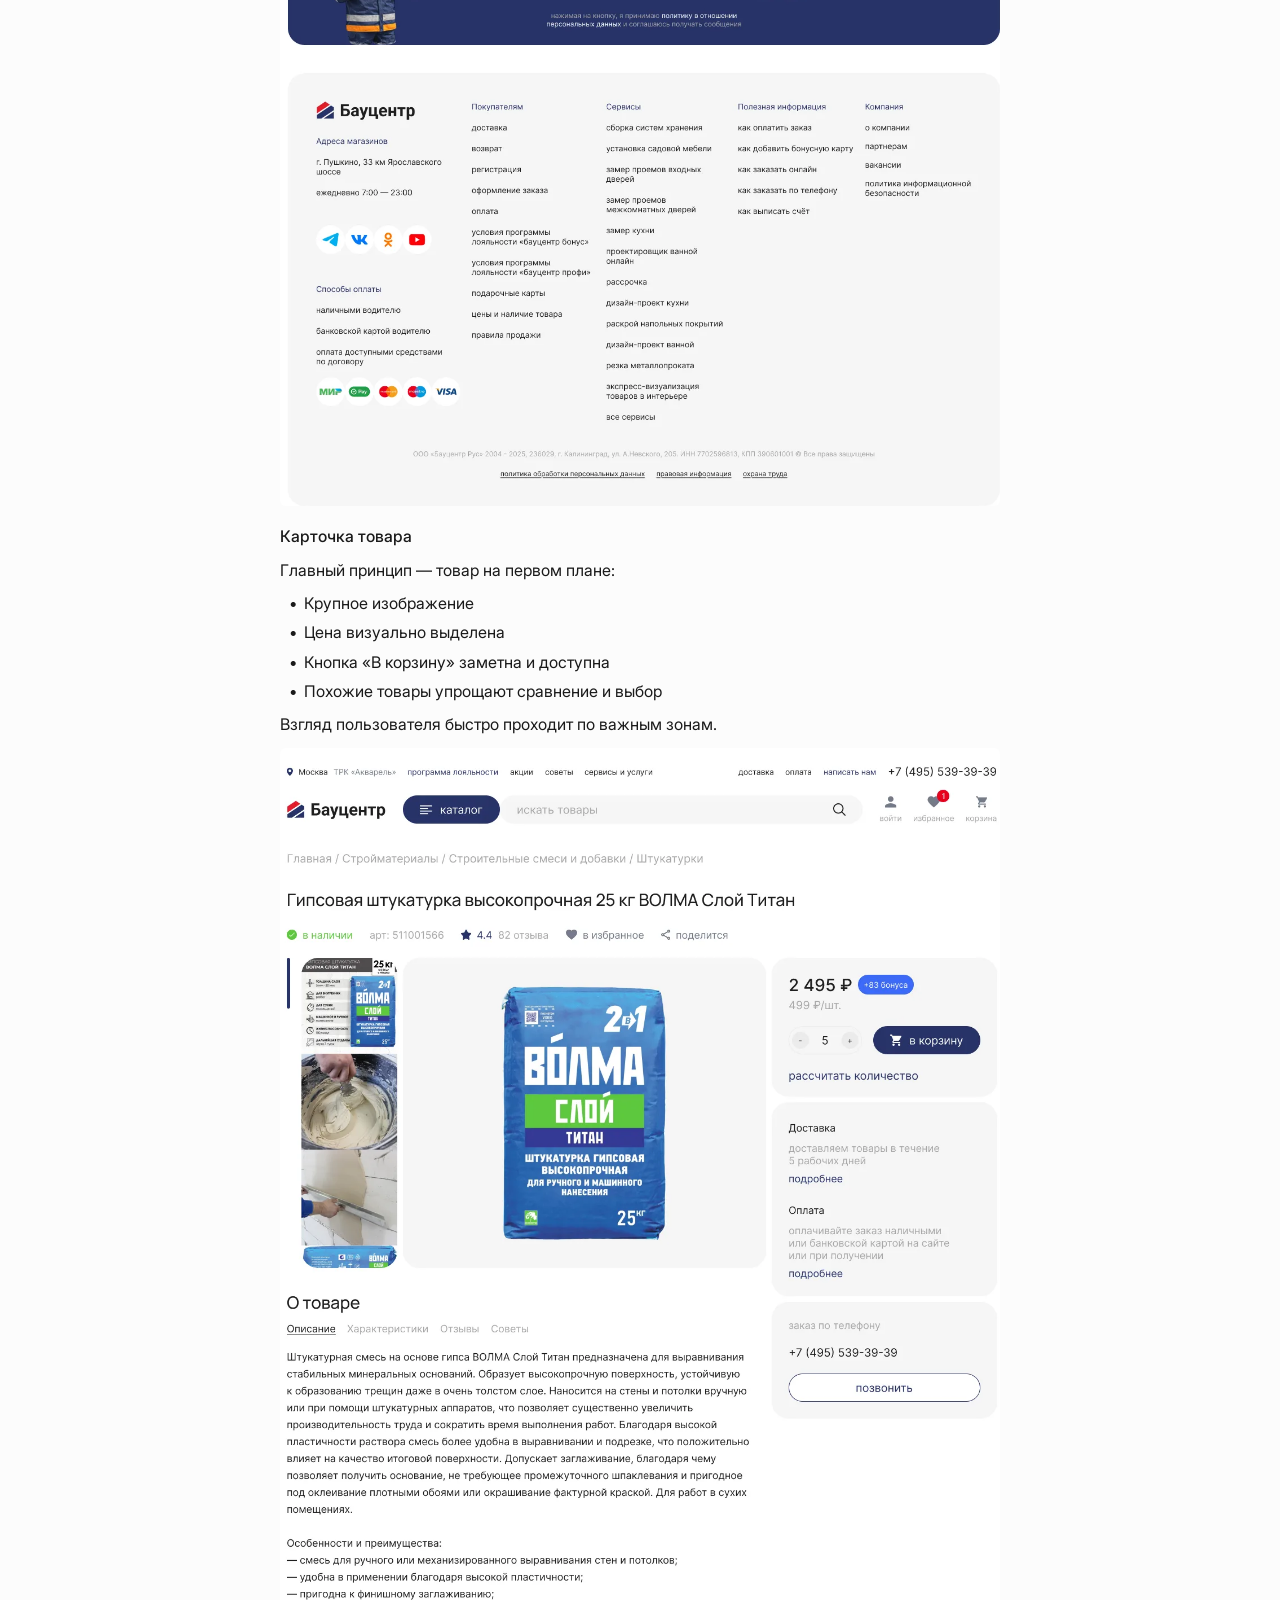
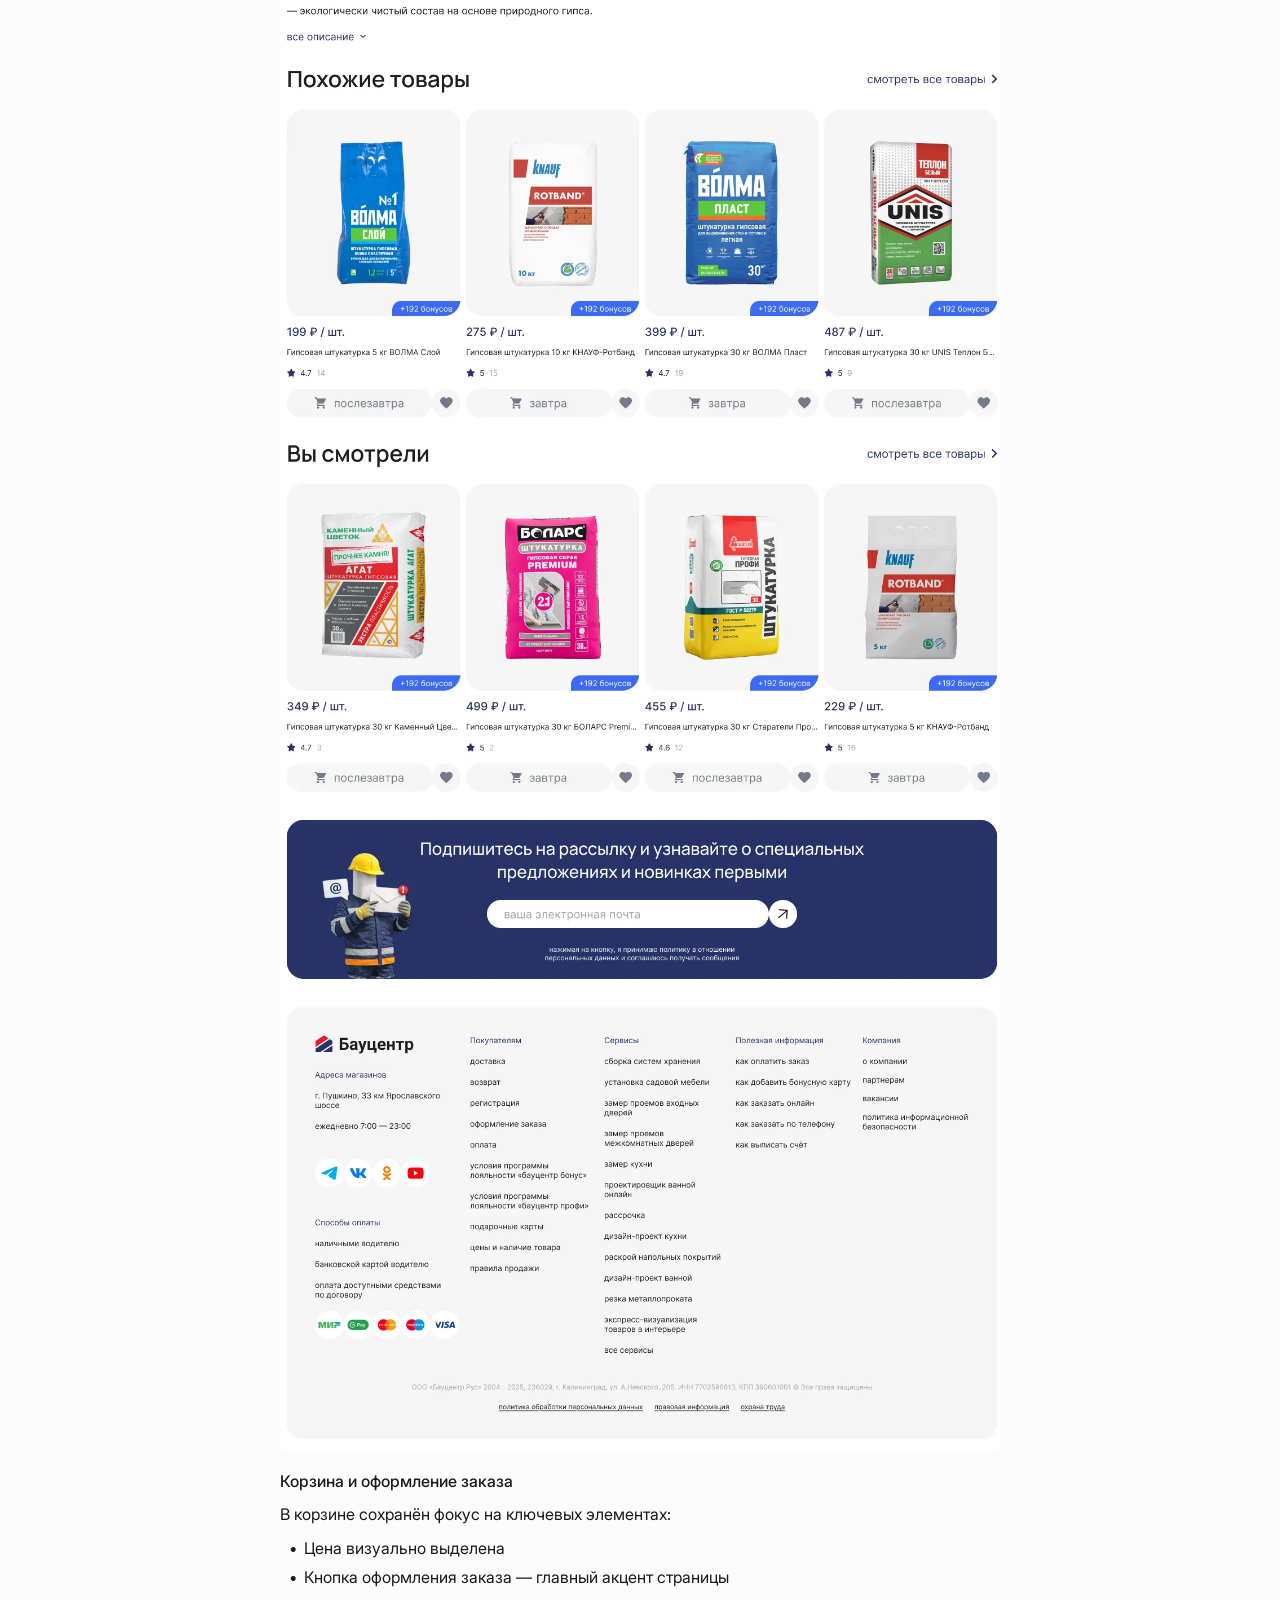
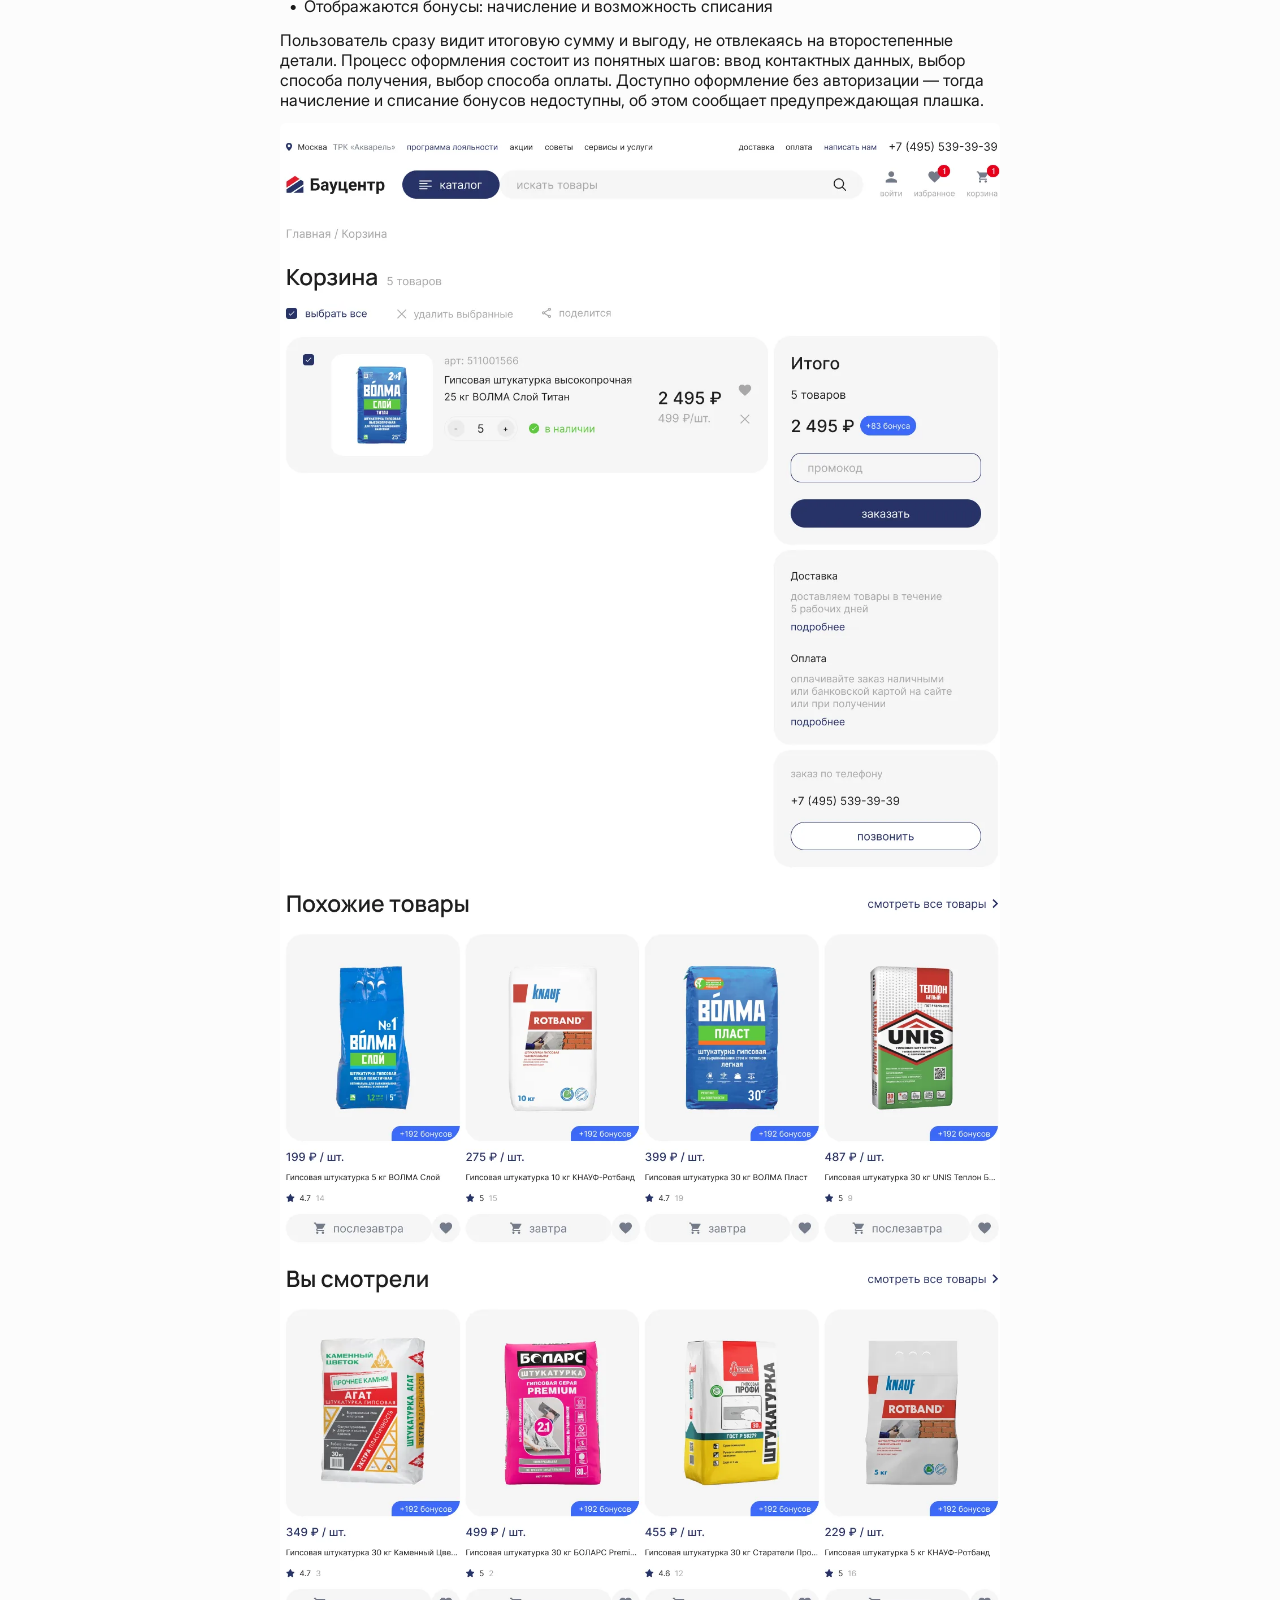
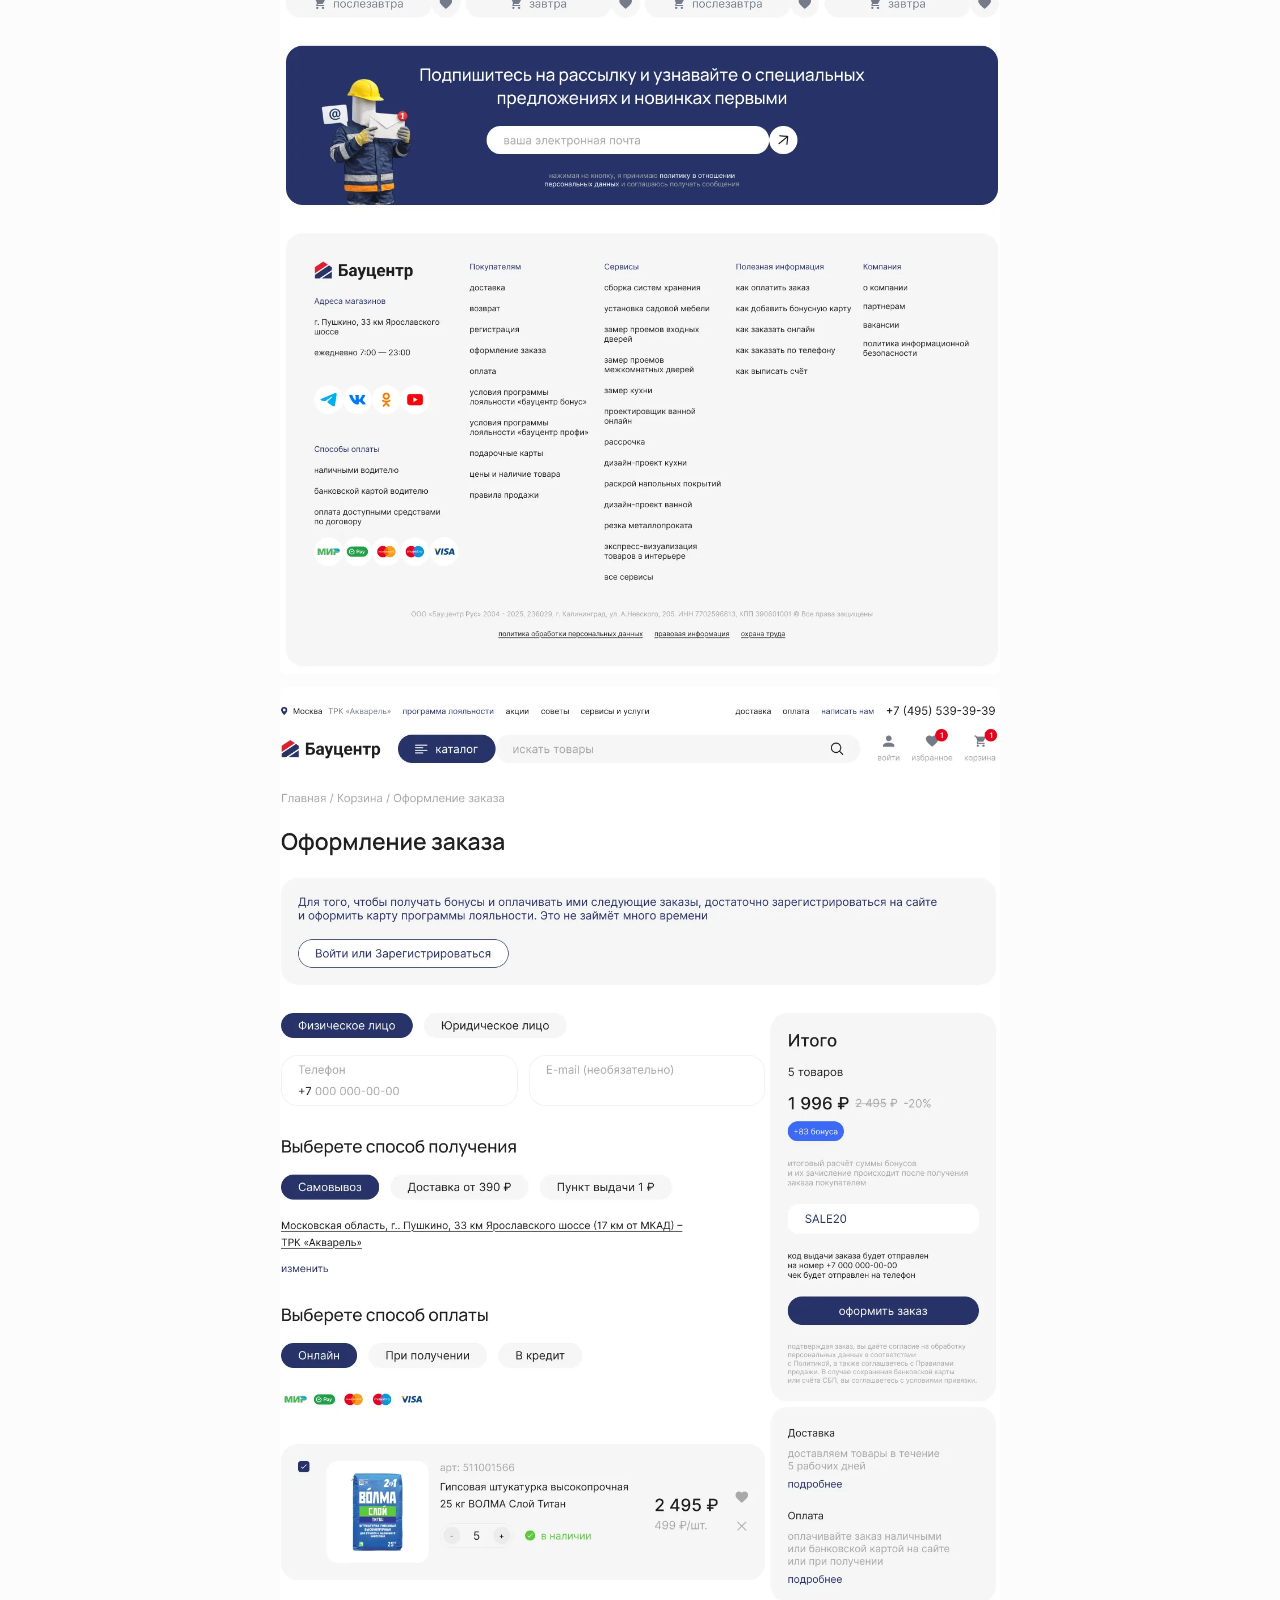
<file: cases/baucentr.html>
<!DOCTYPE html>
<html lang="ru">
<head>
<meta charset="UTF-8">
<meta name="viewport" content="width=device-width, initial-scale=1.0">
<title>Бауцентр — кейс редизайна интернет-магазина — Владимир Колмыков</title>
<meta name="description" content="Кейс редизайна интернет-магазина стройматериалов: аудит, анализ конкурентов, новая структура каталога, карточка товара и оформление заказа.">
<link rel="canonical" href="https://vkv-dsgn.ru/cases/baucentr.html">
<meta property="og:type" content="website">
<meta property="og:url" content="https://vkv-dsgn.ru/cases/baucentr.html">
<meta property="og:site_name" content="Владимир Колмыков">
<meta property="og:locale" content="ru_RU">
<meta property="og:title" content="Бауцентр — кейс редизайна интернет-магазина — Владимир Колмыков">
<meta property="og:description" content="Кейс редизайна интернет-магазина стройматериалов: аудит, анализ конкурентов, новая структура каталога, карточка товара и оформление заказа.">
<meta property="og:image" content="https://vkv-dsgn.ru/assets/images/card-baucentr.png">
<meta property="og:image:width" content="2400">
<meta property="og:image:height" content="1800">
<meta property="og:image:type" content="image/png">
<meta name="twitter:card" content="summary_large_image">
<meta name="twitter:title" content="Бауцентр — кейс редизайна интернет-магазина — Владимир Колмыков">
<meta name="twitter:description" content="Кейс редизайна интернет-магазина стройматериалов: аудит, анализ конкурентов, новая структура каталога, карточка товара и оформление заказа.">
<meta name="twitter:image" content="https://vkv-dsgn.ru/assets/images/card-baucentr.png">
<link rel="icon" type="image/png" href="../assets/images/opt/avatar_color-320.png">
<link rel="apple-touch-icon" href="../assets/images/opt/avatar_color-320.png">
<link rel="preconnect" href="https://fonts.googleapis.com">
<link rel="preconnect" href="https://fonts.gstatic.com" crossorigin>
<!-- Шрифты не блокируют первую отрисовку: media="print" снимает блокировку,
     onload возвращает стили в дело (см. тот же приём на главной). -->
<link rel="preload" as="style" href="https://fonts.googleapis.com/css2?family=Inter:wght@400;500&family=Piazzolla:wght@400;500&display=swap">
<link rel="stylesheet" media="print" onload="this.media='all'" href="https://fonts.googleapis.com/css2?family=Inter:wght@400;500&family=Piazzolla:wght@400;500&display=swap">
<noscript><link rel="stylesheet" href="https://fonts.googleapis.com/css2?family=Inter:wght@400;500&family=Piazzolla:wght@400;500&display=swap"></noscript>
<link rel="stylesheet" href="../css/styles.css">
<link rel="stylesheet" href="../css/case.css">
<script type="application/ld+json">
{
  "@context": "https://schema.org",
  "@type": "CreativeWork",
  "name": "Редизайн интернет-магазина Бауцентр",
  "headline": "Редизайн интернет-магазина Бауцентр",
  "description": "Кейс редизайна интернет-магазина стройматериалов: аудит, анализ конкурентов, новая структура каталога, карточка товара и оформление заказа.",
  "url": "https://vkv-dsgn.ru/cases/baucentr.html",
  "image": "https://vkv-dsgn.ru/assets/images/card-baucentr.png",
  "inLanguage": "ru-RU",
  "datePublished": "2026",
  "author": {
    "@type": "Person",
    "@id": "https://vkv-dsgn.ru/#person",
    "name": "Владимир Колмыков",
    "url": "https://vkv-dsgn.ru/"
  },
  "isPartOf": { "@id": "https://vkv-dsgn.ru/#website" }
}
</script></head>
<body class="case--mobile">

  <nav class="case-nav">
    <a href="/#projects" class="case-nav__back underline-link js-reveal">
      <svg class="case-nav__back-icon" viewBox="0 0 20 20" fill="none" xmlns="http://www.w3.org/2000/svg"><path d="M17 10H3M10 3L3 10L10 17" stroke="#767676" stroke-width="1.5" stroke-linecap="round" stroke-linejoin="round"/></svg>
      <span class="case-nav__back-text">Все проекты</span>
    </a>
    <div class="case-nav__list">
      <a href="#o-proekte" class="case-nav__link js-reveal">О&nbsp;проекте</a>
      <a href="#rol" class="case-nav__link js-reveal">Роль</a>
      <a href="#analiz" class="case-nav__link js-reveal">Анализ</a>
      <a href="#issledovanie" class="case-nav__link js-reveal">Исследование</a>
      <a href="#reshenie" class="case-nav__link js-reveal">Решение</a>
      <a href="#ui-kit" class="case-nav__link js-reveal">UI-kit</a>
      <a href="#rezultat" class="case-nav__link js-reveal">Результат</a>
    </div>
  </nav>

  <a href="skoutai.html" class="case-project-nav case-project-nav--prev" aria-label="Предыдущий проект — SkoutAI">
    <svg viewBox="0 0 80 80" fill="none" xmlns="http://www.w3.org/2000/svg"><path d="M68 40H12M40 12L12 40L40 68" stroke-width="6" stroke-linecap="round" stroke-linejoin="round"/></svg>
  </a>

  <div class="case-page">

    <main class="case-content">

      <section id="obzor" class="case-section" data-case-section>
        <h1 class="case-hero__title js-reveal">Редизайн интернет-магазина Бауцентр</h1>
        <div class="case-body-group">
          <p class="case-body js-reveal">Редизайн интернет-магазина строительных материалов: чёткая визуальная иерархия и&nbsp;фокус на&nbsp;товаре вместо визуального шума.</p>
          <div class="case-shot case-shot--parallax js-reveal" style="height:600px; aspect-ratio:1080/600">
            <picture><source type="image/webp" media="(max-width: 768px)" srcset="../assets/images/cases/baucentr/opt/obzor-hero-framed-m.webp"><source type="image/webp" srcset="../assets/images/cases/baucentr/opt/obzor-hero-framed.webp"><img class="case-shot__img" src="../assets/images/cases/baucentr/obzor-hero-framed.png" alt="Бауцентр — обзор" decoding="async"></picture>
          </div>
        </div>
      </section>

      <section id="o-proekte" class="case-section" data-case-section>
        <h2 class="case-section__title">О&nbsp;проекте</h2>
        <div class="case-body-group">
          <p class="case-body">Редизайн направлен на&nbsp;улучшение пользовательского опыта, упрощение поиска и&nbsp;выбора товаров, а&nbsp;также на&nbsp;формирование современного визуального образа бренда.</p>
          <p class="case-body"><b>Цель:</b> повысить конверсию в&nbsp;покупку за&nbsp;счёт улучшения структуры, навигации и&nbsp;визуальной иерархии.</p>
          <p class="case-label">Задачи:</p>
          <ul class="case-list">
            <li>Проанализировать текущий сайт и&nbsp;выявить точки роста</li>
            <li>Упростить поиск и&nbsp;выбор товара</li>
            <li>Сделать интерфейс более современным, чистым и&nbsp;понятным</li>
            <li>Повысить удобство оформления заказа</li>
          </ul>
        </div>
      </section>

      <section id="rol" class="case-section" data-case-section>
        <h2 class="case-section__title">Моя роль</h2>
        <p class="case-body">Коммерческий проект: редизайн делал один, весь цикл от&nbsp;аудита до&nbsp;макетов. Аудит текущего сайта и&nbsp;поиск точек роста, анализ конкурентов в&nbsp;DIY и&nbsp;ритейле, мудборд и&nbsp;визуальное направление, новая структура каталога, пользовательский путь от&nbsp;каталога до&nbsp;оформления заказа, проектирование всех экранов, UI-kit с&nbsp;типографикой, цветом и&nbsp;компонентами.</p>
      </section>

      <section id="analiz" class="case-section" data-case-section>
        <h2 class="case-section__title">Анализ</h2>
        <div class="case-body-group">
          <p class="case-body">В&nbsp;ходе аудита текущего сайта были выявлены проблемы:</p>
          <ul class="case-list">
            <li>Устаревший визуальный стиль</li>
            <li>Слишком много визуальных акцентов одновременно</li>
            <li>Непонятная и&nbsp;перегруженная навигация — пользователю сложно ориентироваться и&nbsp;быстро находить нужное</li>
            <li>Важные элементы (цена, кнопка покупки) теряются среди второстепенных</li>
          </ul>
          <p class="case-body">Главная проблема — отсутствие чёткой визуальной иерархии и&nbsp;фокуса на&nbsp;товаре.</p>
          <div class="case-shot case-compare" style="height:2240px; aspect-ratio:398/823">
            <picture>
                <source type="image/webp" media="(max-width: 768px)" srcset="../assets/images/cases/baucentr/opt/compare-before-mobile-m.webp">
                <source type="image/webp" srcset="../assets/images/cases/baucentr/opt/compare-before.webp">
                <source media="(max-width: 768px)" srcset="../assets/images/cases/baucentr/compare-before-mobile.png">
                <img class="case-shot__img" src="../assets/images/cases/baucentr/compare-before.png" alt="Бауцентр — до редизайна">
              </picture>
            <div class="case-compare__after">
              <picture>
                <source type="image/webp" media="(max-width: 768px)" srcset="../assets/images/cases/baucentr/opt/compare-after-mobile-m.webp">
                <source type="image/webp" srcset="../assets/images/cases/baucentr/opt/compare-after.webp">
                <source media="(max-width: 768px)" srcset="../assets/images/cases/baucentr/compare-after-mobile.png">
                <img class="case-shot__img" src="../assets/images/cases/baucentr/compare-after.png" alt="Бауцентр — после редизайна">
              </picture>
            </div>
            <div class="case-compare__divider"></div>
            <div class="case-compare__handle">
              <svg viewBox="0 0 24 24" fill="none" xmlns="http://www.w3.org/2000/svg"><path d="M8 7L3 12L8 17M16 7L21 12L16 17" stroke="currentColor" stroke-width="2" stroke-linecap="round" stroke-linejoin="round"/></svg>
            </div>
          </div>
        </div>
      </section>

      <section id="issledovanie" class="case-section" data-case-section>
        <h2 class="case-section__title">Исследование и&nbsp;подготовка</h2>
        <div class="case-body-group">
          <h3 class="case-label">Анализ конкурентов</h3>
          <p class="case-body">Изучены сайты крупных интернет-магазинов в&nbsp;категории DIY и&nbsp;ритейла.</p>
          <ul class="case-list">
            <li>Выявлены лучшие практики: структура каталога, фильтрация, карточка товара</li>
            <li>Обнаружены типовые ошибки: перегруженность, чрезмерные баннеры, визуальный шум</li>
            <li>Принято решение сделать акцент на&nbsp;визуальной чистоте и&nbsp;фокусе на&nbsp;товаре</li>
          </ul>
          <div class="case-shot" style="height:622px; aspect-ratio:1080/622">
            <picture><source type="image/webp" media="(max-width: 768px)" srcset="../assets/images/cases/baucentr/opt/competitors-m.webp"><source type="image/webp" srcset="../assets/images/cases/baucentr/opt/competitors.webp"><img class="case-shot__img" src="../assets/images/cases/baucentr/competitors.png" alt="Анализ конкурентов Бауцентр" decoding="async" loading="lazy"></picture>
          </div>
          <h3 class="case-label">Мудборд и&nbsp;референсы</h3>
          <ul class="case-list">
            <li>Визуальные мудборды</li>
            <li>Ощущенческие референсы — спокойный, уверенный, современный стиль</li>
            <li>Примеры нестандартных, но&nbsp;аккуратных визуальных решений</li>
          </ul>
          <div class="case-shot" style="height:622px; aspect-ratio:1080/622">
            <picture><source type="image/webp" media="(max-width: 768px)" srcset="../assets/images/cases/baucentr/opt/moodboard-m.webp"><source type="image/webp" srcset="../assets/images/cases/baucentr/opt/moodboard.webp"><img class="case-shot__img" src="../assets/images/cases/baucentr/moodboard.png" alt="Мудборд Бауцентр" decoding="async" loading="lazy"></picture>
          </div>
        </div>
      </section>

      <section id="reshenie" class="case-section" data-case-section>
        <h2 class="case-section__title">Решение</h2>

        <div class="case-screen">
          <p class="case-label">Главный экран полностью переработан:</p>
          <ul class="case-list">
            <li>Сделан акцент на&nbsp;товар и&nbsp;цену</li>
            <li>Убраны лишние визуальные шумы</li>
            <li>Добавлены аккуратные нестандартные визуальные приёмы</li>
            <li>Выстроена чёткая иерархия блоков</li>
          </ul>
          <p class="case-body">Второстепенные блоки оформлены без&nbsp;заглавных букв, ключевые — с&nbsp;заглавных: это&nbsp;усиливает акцент и&nbsp;направляет внимание пользователя к&nbsp;главным зонам — товару, цене, действию. Сравнение до/после — в&nbsp;начале раздела «Анализ».</p>
        </div>

        <div class="case-screen">
          <h3 class="case-label">Навигация и&nbsp;структура</h3>
          <p class="case-body">Переработана структура каталога — в&nbsp;нём стало легче ориентироваться.</p>
          <div class="case-shot" style="height:751px; aspect-ratio:1080/751">
            <div class="case-shot__crop">
              <picture><source type="image/webp" media="(max-width: 768px)" srcset="../assets/images/cases/baucentr/opt/navigation-m.webp"><source type="image/webp" srcset="../assets/images/cases/baucentr/opt/navigation.webp"><img src="../assets/images/cases/baucentr/navigation.png" style="height:100.16%; left:0.01%; top:-0.18%; width:99.99%;" alt="Структура каталога Бауцентр" decoding="async" loading="lazy"></picture>
            </div>
          </div>
          <p class="case-body">Проработана последовательность пользовательского пути:<br>Каталог → Фильтрация → Карточка товара → Корзина → Оформление заказа.</p>
          <div class="case-shot" style="height:4278px; aspect-ratio:1080/4278">
            <picture><source type="image/webp" media="(max-width: 768px)" srcset="../assets/images/cases/baucentr/opt/user-journey-m.webp"><source type="image/webp" srcset="../assets/images/cases/baucentr/opt/user-journey.webp"><img class="case-shot__img" src="../assets/images/cases/baucentr/user-journey.png" alt="Путь пользователя Бауцентр" decoding="async" loading="lazy"></picture>
          </div>
        </div>

        <div class="case-screen">
          <h3 class="case-label">Фильтрация</h3>
          <p class="case-body">Использована стандартная и&nbsp;понятная система фильтрации:</p>
          <ul class="case-list">
            <li>Быстрый поиск по&nbsp;параметрам</li>
            <li>Логичная группировка характеристик</li>
            <li>Минимум лишних действий</li>
          </ul>
          <p class="case-body">Фильтры помогают пользователю быстро сузить выбор и&nbsp;принять решение.</p>
          <div class="case-shot" style="height:2885px; aspect-ratio:1080/2885">
            <div class="case-shot__crop">
              <picture><source type="image/webp" media="(max-width: 768px)" srcset="../assets/images/cases/baucentr/opt/filters-m.webp"><source type="image/webp" srcset="../assets/images/cases/baucentr/opt/filters.webp"><img src="../assets/images/cases/baucentr/filters.png" style="height:100.87%; left:-5.95%; top:0; width:112.99%;" alt="Фильтрация Бауцентр" decoding="async" loading="lazy"></picture>
            </div>
          </div>
        </div>

        <div class="case-screen">
          <h3 class="case-label">Карточка товара</h3>
          <p class="case-body">Главный принцип — товар на&nbsp;первом плане:</p>
          <ul class="case-list">
            <li>Крупное изображение</li>
            <li>Цена визуально выделена</li>
            <li>Кнопка «В&nbsp;корзину» заметна и&nbsp;доступна</li>
            <li>Похожие товары упрощают сравнение и&nbsp;выбор</li>
          </ul>
          <p class="case-body">Взгляд пользователя быстро проходит по&nbsp;важным зонам.</p>
          <div class="case-shot" style="height:3455px; aspect-ratio:1080/3455">
            <div class="case-shot__crop">
              <picture><source type="image/webp" media="(max-width: 768px)" srcset="../assets/images/cases/baucentr/opt/product-card-m.webp"><source type="image/webp" srcset="../assets/images/cases/baucentr/opt/product-card.webp"><img src="../assets/images/cases/baucentr/product-card.png" style="height:100.21%; left:-6.17%; top:0; width:112.81%;" alt="Карточка товара Бауцентр" decoding="async" loading="lazy"></picture>
            </div>
          </div>
        </div>

        <div class="case-screen">
          <h3 class="case-label">Корзина и&nbsp;оформление заказа</h3>
          <p class="case-body">В&nbsp;корзине сохранён фокус на&nbsp;ключевых элементах:</p>
          <ul class="case-list">
            <li>Цена визуально выделена</li>
            <li>Кнопка оформления заказа — главный акцент страницы</li>
            <li>Отображаются бонусы: начисление и&nbsp;возможность списания</li>
          </ul>
          <p class="case-body">Пользователь сразу видит итоговую сумму и&nbsp;выгоду, не&nbsp;отвлекаясь на&nbsp;второстепенные детали. Процесс оформления состоит из&nbsp;понятных шагов: ввод контактных данных, выбор способа получения, выбор способа оплаты. Доступно оформление без&nbsp;авторизации — тогда начисление и&nbsp;списание бонусов недоступны, об&nbsp;этом сообщает предупреждающая плашка.</p>
          <div class="case-shot" style="height:3226px; aspect-ratio:1080/3226">
            <div class="case-shot__crop">
              <picture><source type="image/webp" media="(max-width: 768px)" srcset="../assets/images/cases/baucentr/opt/cart-m.webp"><source type="image/webp" srcset="../assets/images/cases/baucentr/opt/cart.webp"><img src="../assets/images/cases/baucentr/cart.png" style="height:100.43%; left:-6.23%; top:0.01%; width:112.99%;" alt="Корзина Бауцентр" decoding="async" loading="lazy"></picture>
            </div>
          </div>
          <div class="case-shot" style="height:2534px; aspect-ratio:1080/2534">
            <div class="case-shot__crop">
              <picture><source type="image/webp" media="(max-width: 768px)" srcset="../assets/images/cases/baucentr/opt/checkout-m.webp"><source type="image/webp" srcset="../assets/images/cases/baucentr/opt/checkout.webp"><img src="../assets/images/cases/baucentr/checkout.png" style="height:100.98%; left:-6.9%; top:-0.02%; width:113.38%;" alt="Оформление заказа Бауцентр" decoding="async" loading="lazy"></picture>
            </div>
          </div>
        </div>
      </section>

      <section id="ui-kit" class="case-section" data-case-section>
        <h2 class="case-section__title">UI-kit</h2>
        <div class="case-body-group">
          <p class="case-body">Был разработан UI-kit, включающий:</p>
          <ul class="case-list">
            <li>Типографику</li>
            <li>Цветовую систему</li>
            <li>Компоненты (кнопки, карточки, фильтры, поля ввода)</li>
            <li>Правила отступов и&nbsp;иерархии</li>
          </ul>
          <p class="case-body">Это&nbsp;позволило обеспечить консистентность интерфейса и&nbsp;упростить масштабирование.</p>
          <div class="case-shot" style="height:1513px; aspect-ratio:1080/1513">
            <picture><source type="image/webp" media="(max-width: 768px)" srcset="../assets/images/cases/baucentr/opt/ui-kit-m.webp"><source type="image/webp" srcset="../assets/images/cases/baucentr/opt/ui-kit.webp"><img class="case-shot__img" src="../assets/images/cases/baucentr/ui-kit.png" alt="UI-kit Бауцентр" decoding="async" loading="lazy"></picture>
          </div>
        </div>
      </section>

      <section id="rezultat" class="case-section" data-case-section>
        <h2 class="case-section__title">Результат</h2>
        <ul class="case-list">
          <li>Каталог, навигация и&nbsp;карточка товара переработаны</li>
          <li>Путь пользователя до&nbsp;покупки упрощён: каталог → фильтрация → карточка → корзина → оформление</li>
          <li>Разработан UI-kit с&nbsp;типографикой, цветом и&nbsp;компонентами</li>
          <li>Интерфейс стал чище и&nbsp;понятнее, ключевые акценты смещены на&nbsp;товар и&nbsp;цену. За&nbsp;счёт снижения визуального шума и&nbsp;упрощения выбора ожидается рост конверсии в&nbsp;покупку и&nbsp;улучшение пользовательского опыта.</li>
        </ul>
      </section>

    </main>

  </div>

  <div class="float-menu-backdrop" id="float-menu-backdrop" aria-hidden="true"></div>

  <div class="float-menu" id="float-menu">
    <div class="float-menu__toggle-wrap">
      <button type="button" class="float-menu__toggle" id="float-menu-toggle" aria-label="Меню" aria-expanded="false" aria-controls="float-menu-dropdown">
        <span class="float-menu__icon" aria-hidden="true">
          <span class="float-menu__bar float-menu__bar--1"></span>
          <span class="float-menu__bar float-menu__bar--2"></span>
          <span class="float-menu__bar float-menu__bar--3"></span>
        </span>
      </button>
      <nav class="float-menu__dropdown" id="float-menu-dropdown" aria-hidden="true">
        <a href="/#hero" class="float-menu__dropdown-item"><span class="float-menu__dropdown-item-inner underline-link">Главная</span></a>
        <a href="/#projects" class="float-menu__dropdown-item"><span class="float-menu__dropdown-item-inner underline-link">Проекты</span></a>
        <a href="/#about" class="float-menu__dropdown-item"><span class="float-menu__dropdown-item-inner underline-link">Обо мне</span></a>
        <a href="/#contacts" class="float-menu__dropdown-item"><span class="float-menu__dropdown-item-inner underline-link">Контакты</span></a>
        <a href="../assets/files/%D0%9A%D0%BE%D0%BB%D0%BC%D1%8B%D0%BA%D0%BE%D0%B2%20%D0%92%D0%BB%D0%B0%D0%B4%D0%B8%D0%BC%D0%B8%D1%80%20(CV).pdf" target="_blank" rel="noopener noreferrer" class="float-menu__dropdown-item">
          <span class="float-menu__dropdown-item-inner float-menu__dropdown-item-inner--cv underline-link">
            CV
            <img src="../assets/icons/cv-arrow.svg" alt="" class="float-menu__arrow">
          </span>
        </a>
      </nav>
    </div>
    <a href="https://t.me/vkv_dsgn" target="_blank" rel="noopener noreferrer" class="float-menu__telegram">
     <span class="float-menu__telegram-inner underline-link">
      Telegram
      <img src="../assets/icons/cv-arrow.svg" alt="" class="float-menu__arrow">
     </span>
    </a>
  </div>

<script src="../js/case.js"></script>
</body>
</html>
</file>
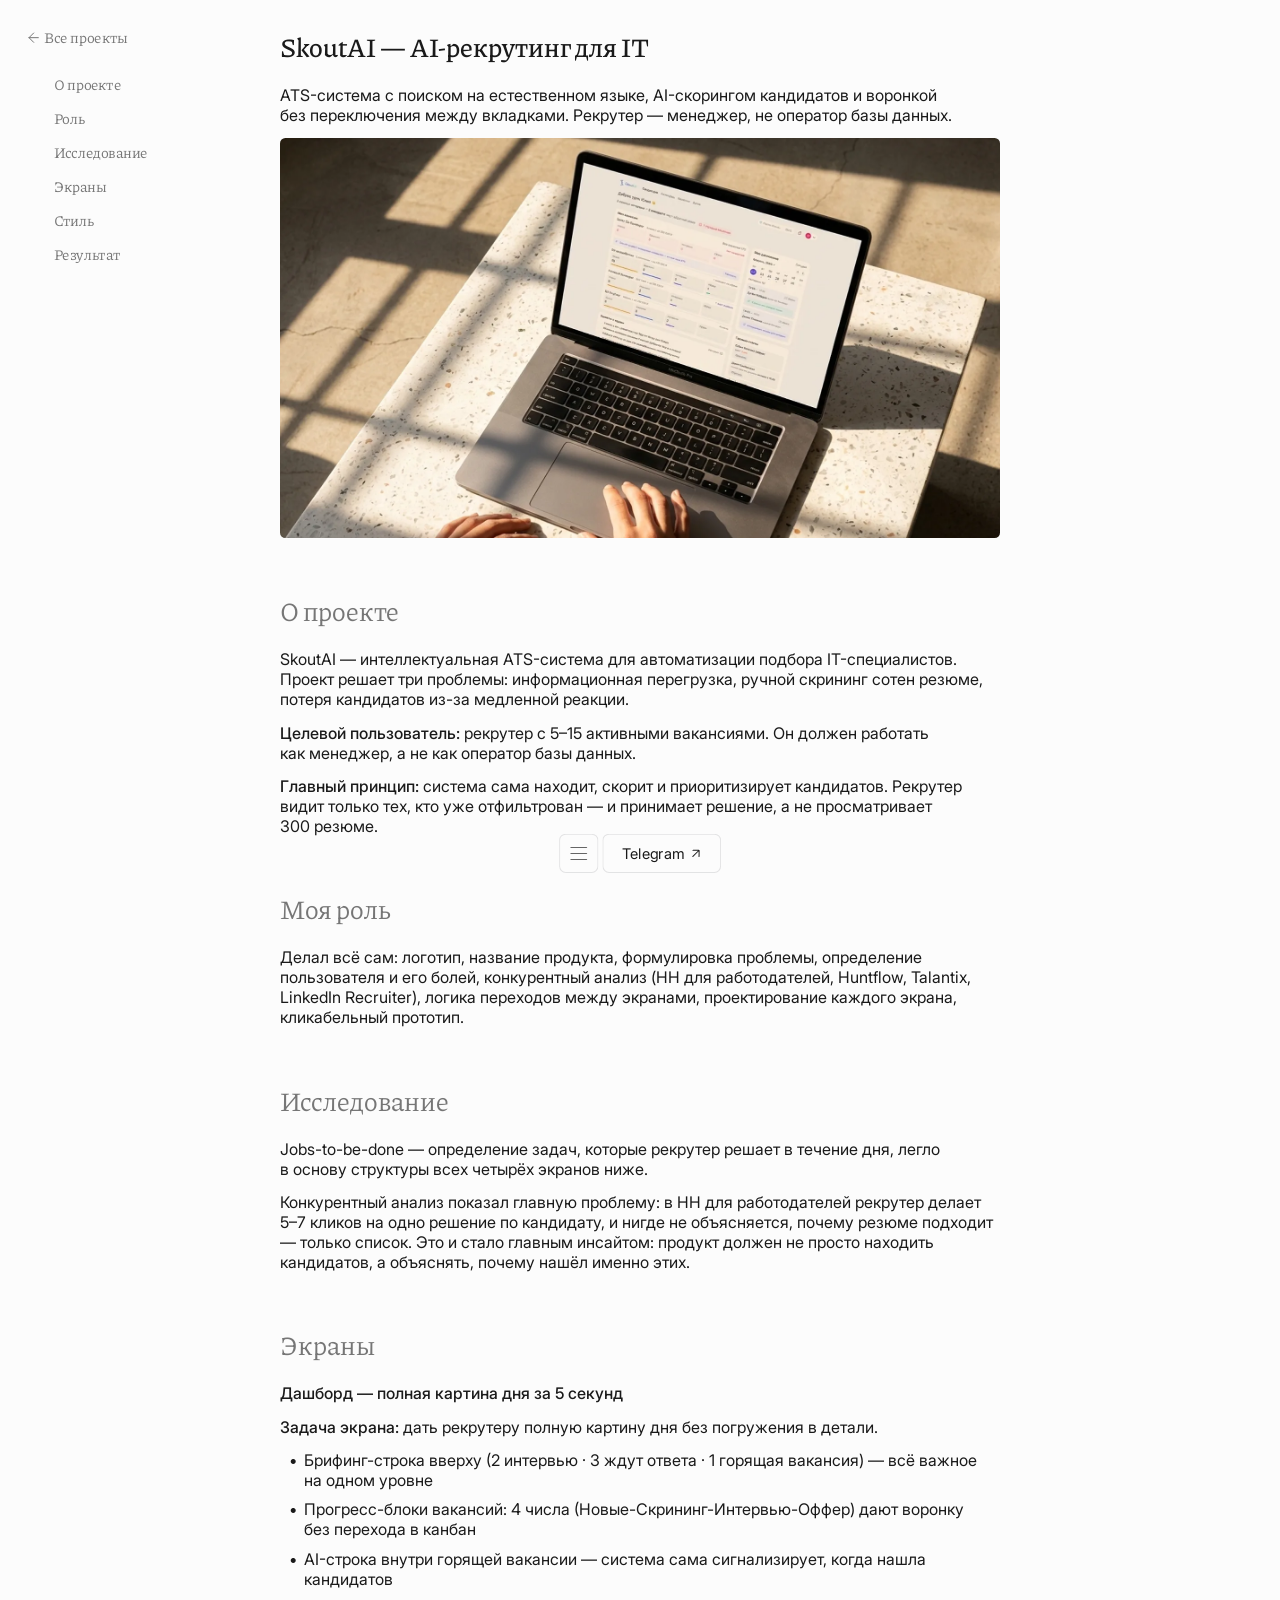
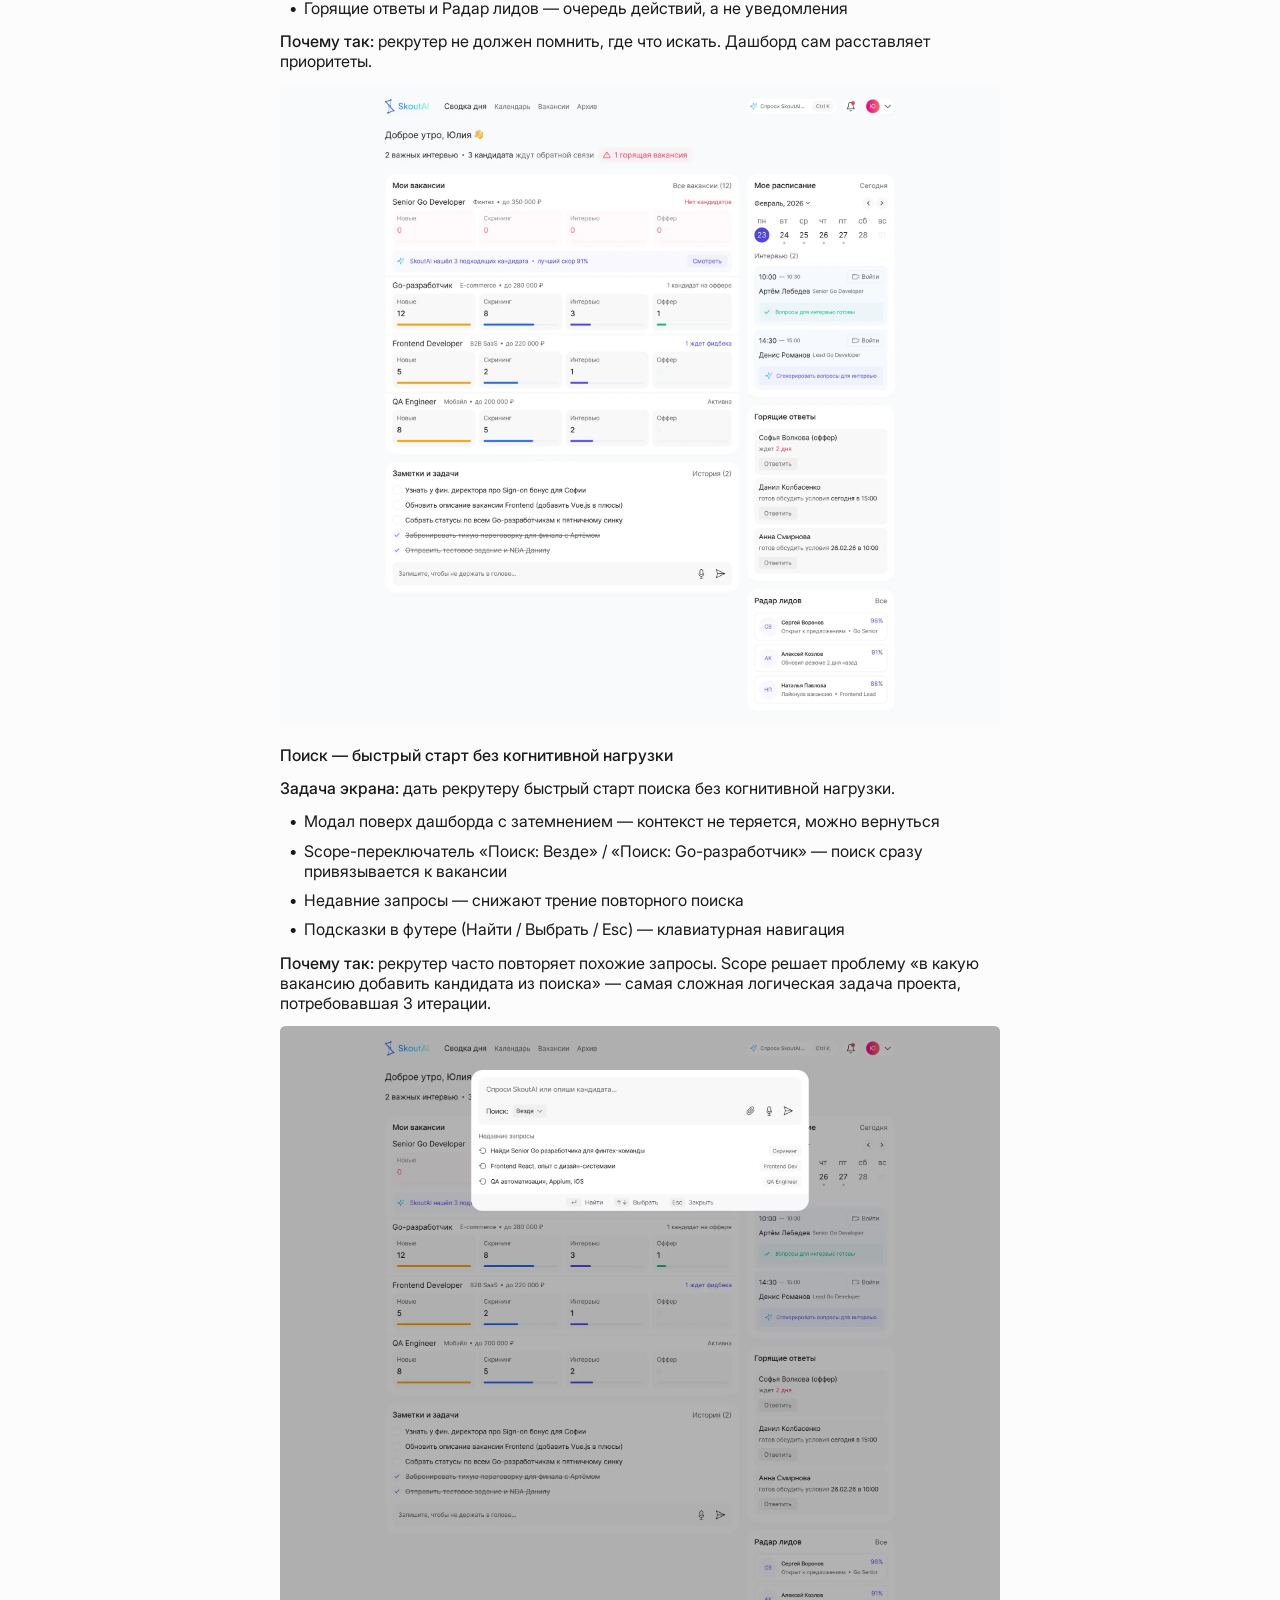
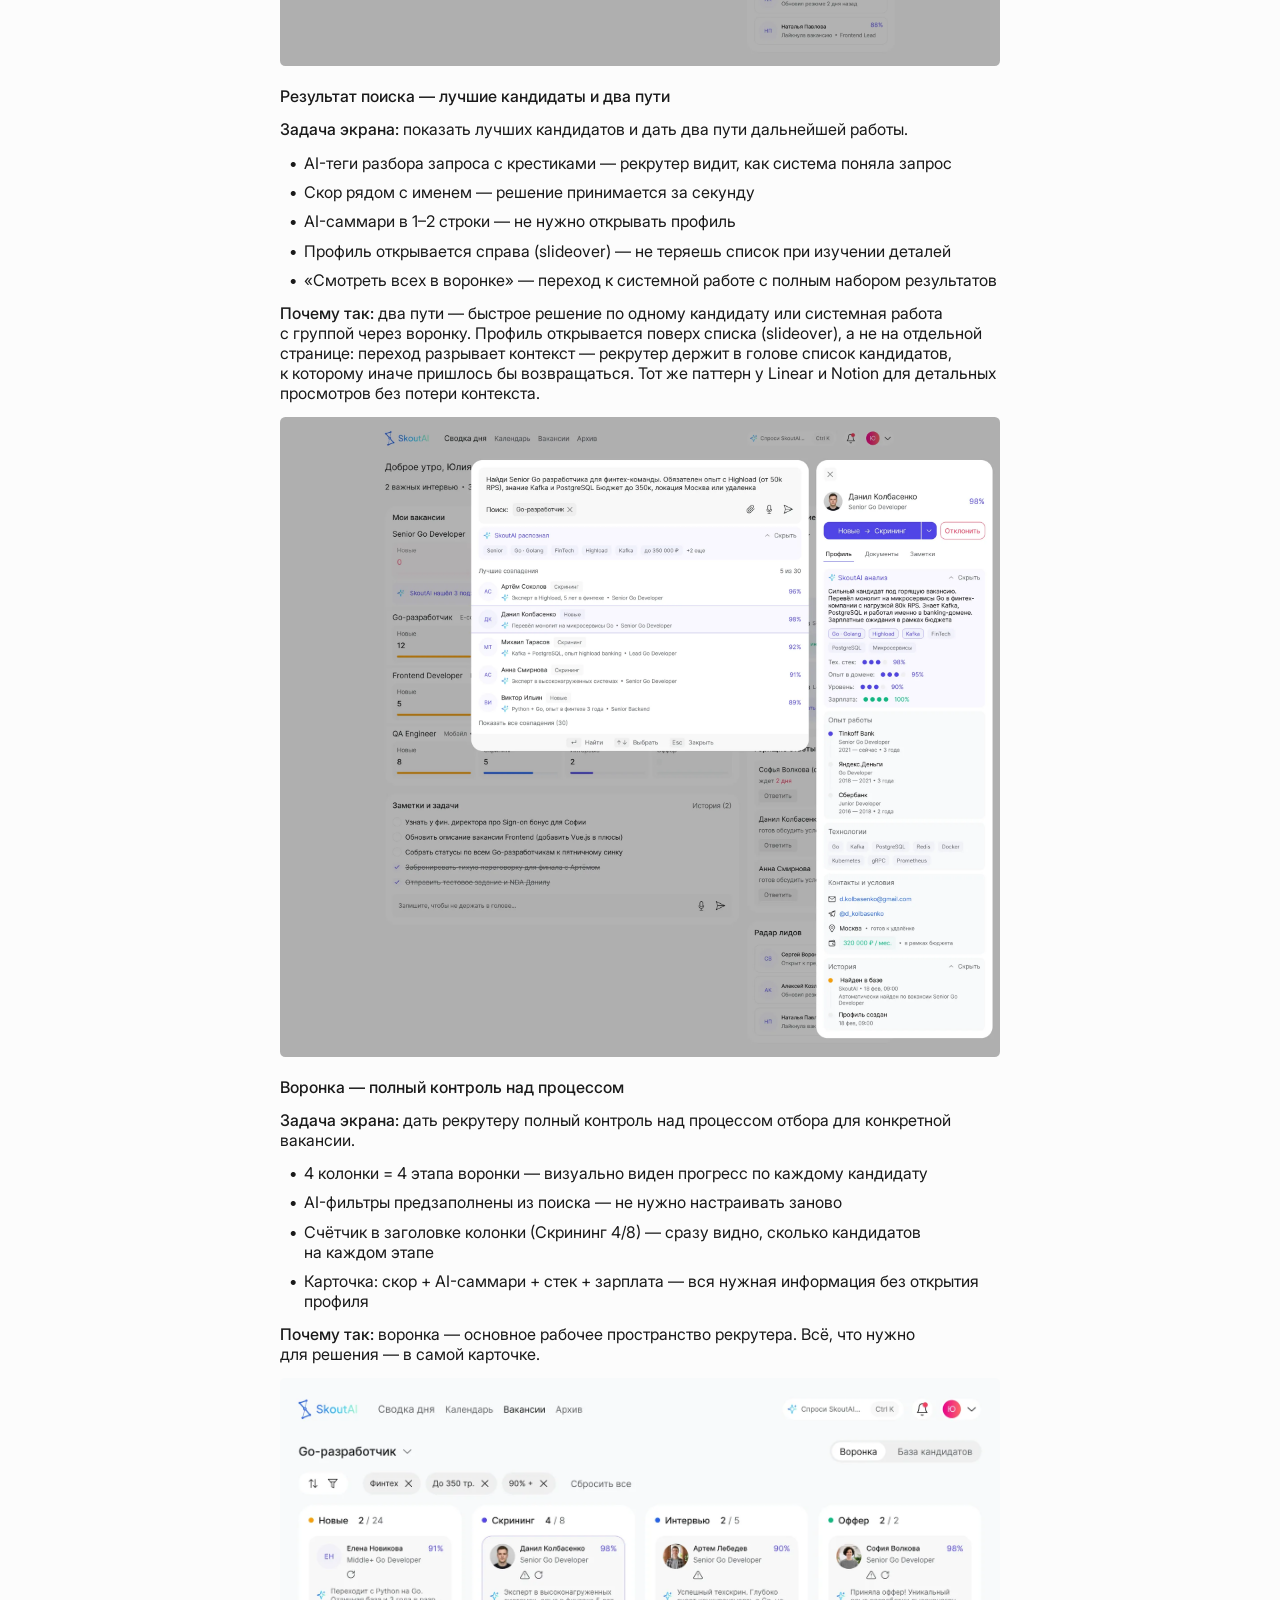
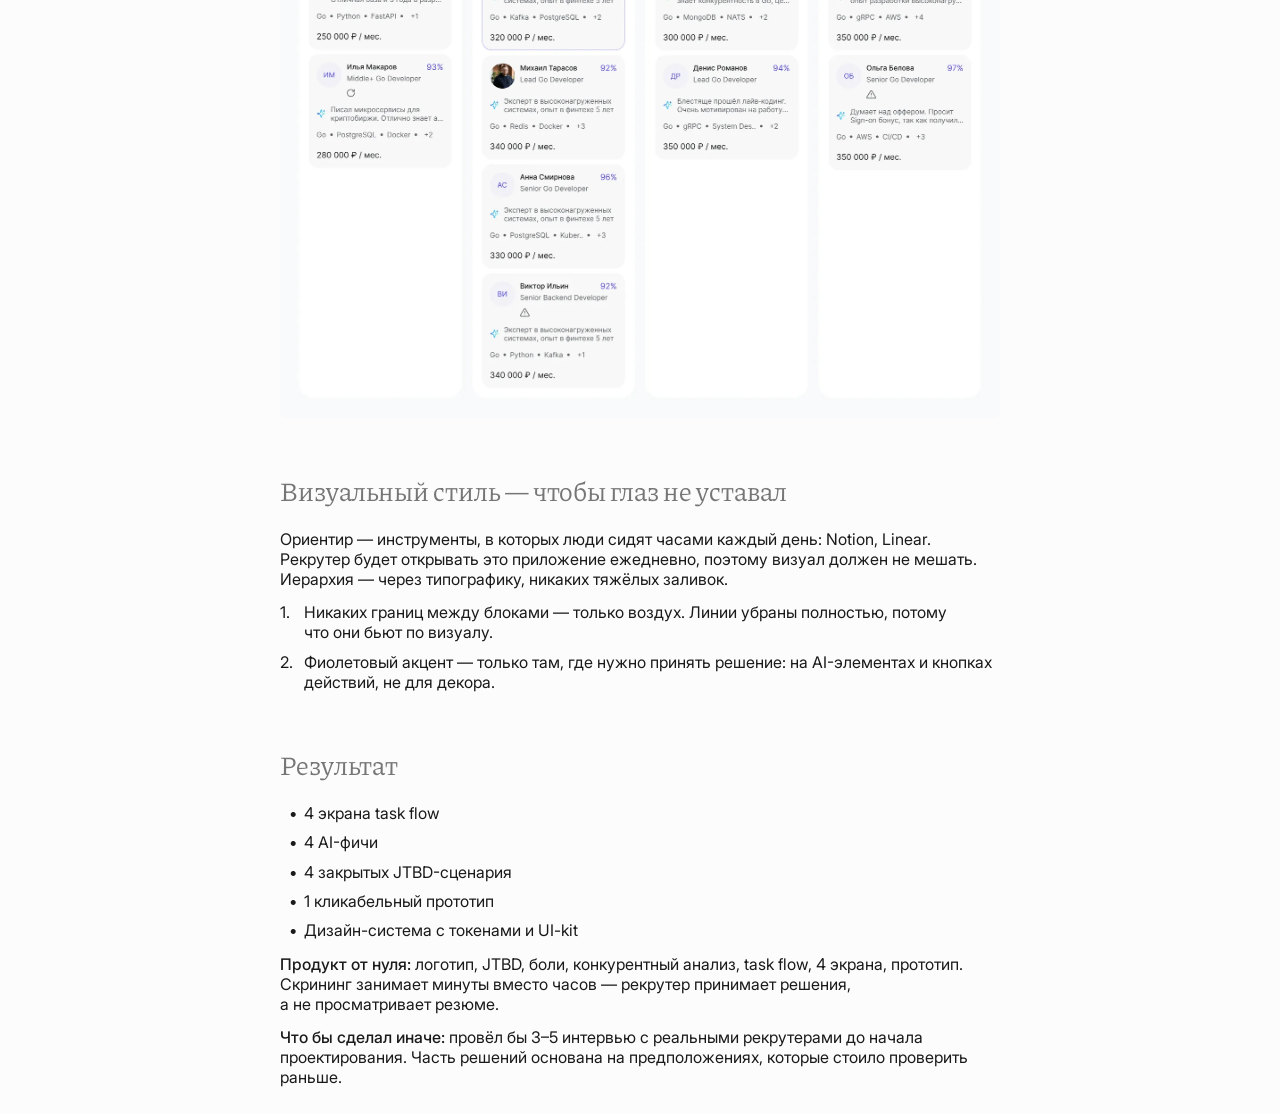
<file: cases/skoutai.html>
<!DOCTYPE html>
<html lang="ru">
<head>
<meta charset="UTF-8">
<meta name="viewport" content="width=device-width, initial-scale=1.0">
<title>SkoutAI — кейс ATS-системы с AI-подбором — Владимир Колмыков</title>
<meta name="description" content="ATS-система с поиском на естественном языке, AI-скорингом кандидатов и воронкой без переключения между вкладками.">
<link rel="canonical" href="https://vkv-dsgn.ru/cases/skoutai.html">
<meta property="og:type" content="website">
<meta property="og:url" content="https://vkv-dsgn.ru/cases/skoutai.html">
<meta property="og:site_name" content="Владимир Колмыков">
<meta property="og:locale" content="ru_RU">
<meta property="og:title" content="SkoutAI — кейс ATS-системы с AI-подбором — Владимир Колмыков">
<meta property="og:description" content="ATS-система с поиском на естественном языке, AI-скорингом кандидатов и воронкой без переключения между вкладками.">
<meta property="og:image" content="https://vkv-dsgn.ru/assets/images/card-skoutai.png">
<meta property="og:image:width" content="1800">
<meta property="og:image:height" content="1013">
<meta property="og:image:type" content="image/png">
<meta name="twitter:card" content="summary_large_image">
<meta name="twitter:title" content="SkoutAI — кейс ATS-системы с AI-подбором — Владимир Колмыков">
<meta name="twitter:description" content="ATS-система с поиском на естественном языке, AI-скорингом кандидатов и воронкой без переключения между вкладками.">
<meta name="twitter:image" content="https://vkv-dsgn.ru/assets/images/card-skoutai.png">
<link rel="icon" type="image/png" href="../assets/images/opt/avatar_color-320.png">
<link rel="apple-touch-icon" href="../assets/images/opt/avatar_color-320.png">
<link rel="preconnect" href="https://fonts.googleapis.com">
<link rel="preconnect" href="https://fonts.gstatic.com" crossorigin>
<!-- Шрифты не блокируют первую отрисовку: media="print" снимает блокировку,
     onload возвращает стили в дело (см. тот же приём на главной). -->
<link rel="preload" as="style" href="https://fonts.googleapis.com/css2?family=Inter:wght@400;500&family=Piazzolla:wght@400;500&display=swap">
<link rel="stylesheet" media="print" onload="this.media='all'" href="https://fonts.googleapis.com/css2?family=Inter:wght@400;500&family=Piazzolla:wght@400;500&display=swap">
<noscript><link rel="stylesheet" href="https://fonts.googleapis.com/css2?family=Inter:wght@400;500&family=Piazzolla:wght@400;500&display=swap"></noscript>
<link rel="stylesheet" href="../css/styles.css">
<link rel="stylesheet" href="../css/case.css">
<script type="application/ld+json">
{
  "@context": "https://schema.org",
  "@type": "CreativeWork",
  "name": "SkoutAI — AI-рекрутинг для IT",
  "headline": "SkoutAI — AI-рекрутинг для IT",
  "description": "ATS-система с поиском на естественном языке, AI-скорингом кандидатов и воронкой без переключения между вкладками.",
  "url": "https://vkv-dsgn.ru/cases/skoutai.html",
  "image": "https://vkv-dsgn.ru/assets/images/card-skoutai.png",
  "inLanguage": "ru-RU",
  "datePublished": "2026",
  "author": {
    "@type": "Person",
    "@id": "https://vkv-dsgn.ru/#person",
    "name": "Владимир Колмыков",
    "url": "https://vkv-dsgn.ru/"
  },
  "isPartOf": { "@id": "https://vkv-dsgn.ru/#website" }
}
</script></head>
<body class="case--mobile">

  <nav class="case-nav">
    <a href="/#projects" class="case-nav__back underline-link js-reveal">
      <svg class="case-nav__back-icon" viewBox="0 0 20 20" fill="none" xmlns="http://www.w3.org/2000/svg"><path d="M17 10H3M10 3L3 10L10 17" stroke="#767676" stroke-width="1.5" stroke-linecap="round" stroke-linejoin="round"/></svg>
      <span class="case-nav__back-text">Все проекты</span>
    </a>
    <div class="case-nav__list">
      <a href="#o-proekte" class="case-nav__link js-reveal">О&nbsp;проекте</a>
      <a href="#rol" class="case-nav__link js-reveal">Роль</a>
      <a href="#issledovanie" class="case-nav__link js-reveal">Исследование</a>
      <a href="#ekrany" class="case-nav__link js-reveal">Экраны</a>
      <a href="#stil" class="case-nav__link js-reveal">Стиль</a>
      <a href="#rezultat" class="case-nav__link js-reveal">Результат</a>
    </div>
  </nav>

  <a href="baucentr.html" class="case-project-nav case-project-nav--next" aria-label="Следующий проект — Бауцентр">
    <svg viewBox="0 0 80 80" fill="none" xmlns="http://www.w3.org/2000/svg"><path d="M68 40H12M40 12L12 40L40 68" stroke-width="6" stroke-linecap="round" stroke-linejoin="round"/></svg>
  </a>

  <div class="case-page">

    <main class="case-content">

      <section id="obzor" class="case-section" data-case-section>
        <h1 class="case-hero__title js-reveal">SkoutAI — AI-рекрутинг для&nbsp;IT</h1>
        <div class="case-body-group">
          <p class="case-body js-reveal">ATS-система с&nbsp;поиском на&nbsp;естественном языке, AI-скорингом кандидатов и&nbsp;воронкой без&nbsp;переключения между вкладками. Рекрутер — менеджер, не&nbsp;оператор базы данных.</p>
          <div class="case-shot case-shot--parallax js-reveal" style="height:600px; aspect-ratio:1080/600">
            <picture><source type="image/webp" media="(max-width: 768px)" srcset="../assets/images/cases/skoutai/opt/obzor-hero-m.webp"><source type="image/webp" srcset="../assets/images/cases/skoutai/opt/obzor-hero.webp"><img class="case-shot__img" src="../assets/images/cases/skoutai/obzor-hero.png" alt="SkoutAI — обзор продукта" decoding="async"></picture>
          </div>
        </div>
      </section>

      <section id="o-proekte" class="case-section" data-case-section>
        <h2 class="case-section__title">О&nbsp;проекте</h2>
        <div class="case-body-group">
          <p class="case-body">SkoutAI — интеллектуальная ATS-система для&nbsp;автоматизации подбора IT-специалистов. Проект решает три проблемы: информационная перегрузка, ручной скрининг сотен резюме, потеря кандидатов из-за&nbsp;медленной реакции.</p>
          <p class="case-body"><b>Целевой пользователь:</b> рекрутер с&nbsp;5–15 активными вакансиями. Он должен работать как&nbsp;менеджер, а&nbsp;не&nbsp;как&nbsp;оператор базы данных.</p>
          <p class="case-body"><b>Главный принцип:</b> система сама находит, скорит и&nbsp;приоритизирует кандидатов. Рекрутер видит только тех, кто уже отфильтрован — и&nbsp;принимает решение, а&nbsp;не&nbsp;просматривает 300&nbsp;резюме.</p>
        </div>
      </section>

      <section id="rol" class="case-section" data-case-section>
        <h2 class="case-section__title">Моя роль</h2>
        <p class="case-body">Делал всё сам: логотип, название продукта, формулировка проблемы, определение пользователя и&nbsp;его болей, конкурентный анализ (HH для&nbsp;работодателей, Huntflow, Talantix, LinkedIn Recruiter), логика переходов между экранами, проектирование каждого экрана, кликабельный прототип.</p>
      </section>

      <section id="issledovanie" class="case-section" data-case-section>
        <h2 class="case-section__title">Исследование</h2>
        <div class="case-body-group">
          <p class="case-body">Jobs-to-be-done — определение задач, которые рекрутер решает в&nbsp;течение дня, легло в&nbsp;основу структуры всех четырёх экранов ниже.</p>
          <p class="case-body">Конкурентный анализ показал главную проблему: в&nbsp;HH для&nbsp;работодателей рекрутер делает 5–7 кликов на&nbsp;одно решение по&nbsp;кандидату, и&nbsp;нигде не&nbsp;объясняется, почему резюме подходит — только список. Это&nbsp;и&nbsp;стало главным инсайтом: продукт должен не&nbsp;просто находить кандидатов, а&nbsp;объяснять, почему нашёл именно этих.</p>
        </div>
      </section>

      <section id="ekrany" class="case-section" data-case-section>
        <h2 class="case-section__title">Экраны</h2>

        <div class="case-screen">
          <h3 class="case-label">Дашборд — полная картина дня за&nbsp;5&nbsp;секунд</h3>
          <p class="case-body"><b>Задача экрана:</b> дать рекрутеру полную картину дня без&nbsp;погружения в&nbsp;детали.</p>
          <ul class="case-list">
            <li>Брифинг-строка вверху (2&nbsp;интервью · 3&nbsp;ждут ответа · 1&nbsp;горящая вакансия) — всё важное на&nbsp;одном уровне</li>
            <li>Прогресс-блоки вакансий: 4&nbsp;числа (Новые-Скрининг-Интервью-Оффер) дают воронку без&nbsp;перехода в&nbsp;канбан</li>
            <li>AI-строка внутри горящей вакансии — система сама сигнализирует, когда нашла кандидатов</li>
            <li>Горящие ответы и&nbsp;Радар лидов — очередь действий, а&nbsp;не&nbsp;уведомления</li>
          </ul>
          <p class="case-body"><b>Почему так:</b> рекрутер не&nbsp;должен помнить, где что&nbsp;искать. Дашборд сам расставляет приоритеты.</p>
          <div class="case-shot" style="height:960px; aspect-ratio:1080/960">
            <picture><source type="image/webp" media="(max-width: 768px)" srcset="../assets/images/cases/skoutai/opt/dashboard-m.webp"><source type="image/webp" srcset="../assets/images/cases/skoutai/opt/dashboard.webp"><img class="case-shot__img" src="../assets/images/cases/skoutai/dashboard.png" alt="Дашборд SkoutAI" decoding="async" loading="lazy"></picture>
          </div>
        </div>

        <div class="case-screen">
          <h3 class="case-label">Поиск — быстрый старт без&nbsp;когнитивной нагрузки</h3>
          <p class="case-body"><b>Задача экрана:</b> дать рекрутеру быстрый старт поиска без&nbsp;когнитивной нагрузки.</p>
          <ul class="case-list">
            <li>Модал поверх дашборда с&nbsp;затемнением — контекст не&nbsp;теряется, можно вернуться</li>
            <li>Scope-переключатель «Поиск: Везде» / «Поиск: Go-разработчик» — поиск сразу привязывается к&nbsp;вакансии</li>
            <li>Недавние запросы — снижают трение повторного поиска</li>
            <li>Подсказки в&nbsp;футере (Найти / Выбрать / Esc) — клавиатурная навигация</li>
          </ul>
          <p class="case-body"><b>Почему так:</b> рекрутер часто повторяет похожие запросы. Scope решает проблему «в&nbsp;какую вакансию добавить кандидата из&nbsp;поиска» — самая сложная логическая задача проекта, потребовавшая 3&nbsp;итерации.</p>
          <div class="case-shot" style="height:960px; aspect-ratio:1080/960">
            <picture><source type="image/webp" media="(max-width: 768px)" srcset="../assets/images/cases/skoutai/opt/search-m.webp"><source type="image/webp" srcset="../assets/images/cases/skoutai/opt/search.webp"><img class="case-shot__img" src="../assets/images/cases/skoutai/search.png" alt="Поиск SkoutAI" decoding="async" loading="lazy"></picture>
          </div>
        </div>

        <div class="case-screen">
          <h3 class="case-label">Результат поиска — лучшие кандидаты и&nbsp;два пути</h3>
          <p class="case-body"><b>Задача экрана:</b> показать лучших кандидатов и&nbsp;дать два пути дальнейшей работы.</p>
          <ul class="case-list">
            <li>AI-теги разбора запроса с&nbsp;крестиками — рекрутер видит, как&nbsp;система поняла запрос</li>
            <li>Скор рядом с&nbsp;именем — решение принимается за&nbsp;секунду</li>
            <li>AI-саммари в&nbsp;1–2 строки — не&nbsp;нужно открывать профиль</li>
            <li>Профиль открывается справа (slideover) — не&nbsp;теряешь список при&nbsp;изучении деталей</li>
            <li>«Смотреть всех в&nbsp;воронке» — переход к&nbsp;системной работе с&nbsp;полным набором результатов</li>
          </ul>
          <p class="case-body"><b>Почему так:</b> два пути — быстрое решение по&nbsp;одному кандидату или&nbsp;системная работа с&nbsp;группой через воронку. Профиль открывается поверх списка (slideover), а&nbsp;не&nbsp;на&nbsp;отдельной странице: переход разрывает контекст — рекрутер держит в&nbsp;голове список кандидатов, к&nbsp;которому иначе пришлось бы&nbsp;возвращаться. Тот же&nbsp;паттерн у&nbsp;Linear и&nbsp;Notion для&nbsp;детальных просмотров без&nbsp;потери контекста.</p>
          <div class="case-shot" style="height:960px; aspect-ratio:1080/960">
            <picture><source type="image/webp" media="(max-width: 768px)" srcset="../assets/images/cases/skoutai/opt/search-result-m.webp"><source type="image/webp" srcset="../assets/images/cases/skoutai/opt/search-result.webp"><img class="case-shot__img" src="../assets/images/cases/skoutai/search-result.png" alt="Результат поиска SkoutAI" decoding="async" loading="lazy"></picture>
          </div>
        </div>

        <div class="case-screen">
          <h3 class="case-label">Воронка — полный контроль над&nbsp;процессом</h3>
          <p class="case-body"><b>Задача экрана:</b> дать рекрутеру полный контроль над&nbsp;процессом отбора для&nbsp;конкретной вакансии.</p>
          <ul class="case-list">
            <li>4&nbsp;колонки = 4&nbsp;этапа воронки — визуально виден прогресс по&nbsp;каждому кандидату</li>
            <li>AI-фильтры предзаполнены из&nbsp;поиска — не&nbsp;нужно настраивать заново</li>
            <li>Счётчик в&nbsp;заголовке колонки (Скрининг 4/8) — сразу видно, сколько кандидатов на&nbsp;каждом этапе</li>
            <li>Карточка: скор + AI-саммари + стек + зарплата — вся нужная информация без&nbsp;открытия профиля</li>
          </ul>
          <p class="case-body"><b>Почему так:</b> воронка — основное рабочее пространство рекрутера. Всё, что&nbsp;нужно для&nbsp;решения — в&nbsp;самой карточке.</p>
          <div class="case-shot" style="height:960px; aspect-ratio:1080/960">
            <picture><source type="image/webp" media="(max-width: 768px)" srcset="../assets/images/cases/skoutai/opt/funnel-m.webp"><source type="image/webp" srcset="../assets/images/cases/skoutai/opt/funnel.webp"><img class="case-shot__img" src="../assets/images/cases/skoutai/funnel.png" alt="Воронка SkoutAI" decoding="async" loading="lazy"></picture>
          </div>
        </div>
      </section>

      <section id="stil" class="case-section" data-case-section>
        <h2 class="case-section__title">Визуальный стиль — чтобы глаз не&nbsp;уставал</h2>
        <div class="case-body-group">
          <p class="case-body">Ориентир — инструменты, в&nbsp;которых люди сидят часами каждый день: Notion, Linear. Рекрутер будет открывать это&nbsp;приложение ежедневно, поэтому визуал должен не&nbsp;мешать. Иерархия — через типографику, никаких тяжёлых заливок.</p>
          <ol class="case-list case-list--numbered">
            <li>Никаких границ между блоками — только воздух. Линии убраны полностью, потому что&nbsp;они бьют по&nbsp;визуалу.</li>
            <li>Фиолетовый акцент — только там, где нужно принять решение: на&nbsp;AI-элементах и&nbsp;кнопках действий, не&nbsp;для&nbsp;декора.</li>
          </ol>
        </div>
      </section>

      <section id="rezultat" class="case-section" data-case-section>
        <h2 class="case-section__title">Результат</h2>
        <div class="case-body-group">
          <ul class="case-list">
            <li>4&nbsp;экрана task flow</li>
            <li>4&nbsp;AI-фичи</li>
            <li>4&nbsp;закрытых JTBD-сценария</li>
            <li>1&nbsp;кликабельный прототип</li>
            <li>Дизайн-система с&nbsp;токенами и&nbsp;UI-kit</li>
          </ul>
          <p class="case-body"><b>Продукт от&nbsp;нуля:</b> логотип, JTBD, боли, конкурентный анализ, task flow, 4&nbsp;экрана, прототип. Скрининг занимает минуты вместо часов — рекрутер принимает решения, а&nbsp;не&nbsp;просматривает резюме.</p>
          <p class="case-body"><b>Что&nbsp;бы&nbsp;сделал иначе:</b> провёл бы&nbsp;3–5 интервью с&nbsp;реальными рекрутерами до&nbsp;начала проектирования. Часть решений основана на&nbsp;предположениях, которые стоило проверить раньше.</p>
        </div>
      </section>

    </main>

  </div>

  <div class="float-menu-backdrop" id="float-menu-backdrop" aria-hidden="true"></div>

  <div class="float-menu" id="float-menu">
    <div class="float-menu__toggle-wrap">
      <button type="button" class="float-menu__toggle" id="float-menu-toggle" aria-label="Меню" aria-expanded="false" aria-controls="float-menu-dropdown">
        <span class="float-menu__icon" aria-hidden="true">
          <span class="float-menu__bar float-menu__bar--1"></span>
          <span class="float-menu__bar float-menu__bar--2"></span>
          <span class="float-menu__bar float-menu__bar--3"></span>
        </span>
      </button>
      <nav class="float-menu__dropdown" id="float-menu-dropdown" aria-hidden="true">
        <a href="/#hero" class="float-menu__dropdown-item"><span class="float-menu__dropdown-item-inner underline-link">Главная</span></a>
        <a href="/#projects" class="float-menu__dropdown-item"><span class="float-menu__dropdown-item-inner underline-link">Проекты</span></a>
        <a href="/#about" class="float-menu__dropdown-item"><span class="float-menu__dropdown-item-inner underline-link">Обо мне</span></a>
        <a href="/#contacts" class="float-menu__dropdown-item"><span class="float-menu__dropdown-item-inner underline-link">Контакты</span></a>
        <a href="../assets/files/%D0%9A%D0%BE%D0%BB%D0%BC%D1%8B%D0%BA%D0%BE%D0%B2%20%D0%92%D0%BB%D0%B0%D0%B4%D0%B8%D0%BC%D0%B8%D1%80%20(CV).pdf" target="_blank" rel="noopener noreferrer" class="float-menu__dropdown-item">
          <span class="float-menu__dropdown-item-inner float-menu__dropdown-item-inner--cv underline-link">
            CV
            <img src="../assets/icons/cv-arrow.svg" alt="" class="float-menu__arrow">
          </span>
        </a>
      </nav>
    </div>
    <a href="https://t.me/vkv_dsgn" target="_blank" rel="noopener noreferrer" class="float-menu__telegram">
     <span class="float-menu__telegram-inner underline-link">
      Telegram
      <img src="../assets/icons/cv-arrow.svg" alt="" class="float-menu__arrow">
     </span>
    </a>
  </div>

<script src="../js/case.js"></script>
</body>
</html>
</file>
<file: css/styles.css>
:root {
  --color-bg: #fcfcfc;
  --color-text-primary: #1a1a1a;
  --color-text-secondary: #767676;
  --color-border-divider: rgba(6, 12, 20, 0.1);

  --radius-xs: 4px;

  --space-100: 4px;
  --space-200: 8px;
  --space-300: 12px;

  --font-sans: 'Inter', sans-serif;
  --font-serif: 'Piazzolla', serif;
  --font-display: 'Fraunces', serif;

  --tilt-perspective: 1000px;
  --tilt-return: 1000ms;
  --tilt-return-ease: cubic-bezier(0.22, 1, 0.36, 1);
  --tilt-follow: 400ms;
  --tilt-follow-ease: cubic-bezier(0.22, 1, 0.36, 1);
  --tilt-glare-opacity: 0.32;
  --tilt-glare-fade: 300ms;
  --tilt-glare-ease: cubic-bezier(0.22, 1, 0.36, 1);

  --page-scale: 1;
}

* {
  box-sizing: border-box;
}

html {
  scroll-behavior: smooth;
}

/* Полоса прокрутки скрыта: страница — цельный кадр, вертикальная полоса
   сбоку спорит с композицией. Прокрутка колесом, тачпадом, клавишами и
   перетаскиванием остаётся, пропадает только сама полоса.
   Скрываем у всех элементов, а не только у html: место под полосу
   больше нигде не резервируется, и ширина вьюпорта равна ширине окна —
   на это опирается расчёт масштаба страницы (см. viewportWidth() в
   script.js и ранний расчёт в <head>). Поэтому блокировка скролла при
   открытом меню (overflow: hidden) тоже больше ничего не сдвигает. */
* {
  scrollbar-width: none;
}
*::-webkit-scrollbar {
  width: 0;
  height: 0;
  display: none;
}

html, body {
  margin: 0;
  padding: 0;
  background: var(--color-bg);
}

body {
  display: flex;
  flex-direction: column;
  align-items: center;
  font-family: var(--font-sans);
  color: var(--color-text-primary);
  -webkit-font-smoothing: antialiased;
}

/* Обёртка только для удобного просмотра: масштабирует фрейм 1920x2745
   по ширине окна браузера (но не увеличивает сверх 100%), высота
   скроллится как обычная страница. Сам .page остаётся точной копией
   фрейма Figma в исходном размере — масштаб не меняет вёрстку. */
.stage {
  position: relative;
  flex-shrink: 0;
}

/* Текст только для читалок экрана и структуры документа: из потока не
   выпадает (в отличие от display:none), но визуально не занимает места. */
.visually-hidden {
  position: absolute;
  width: 1px;
  height: 1px;
  margin: -1px;
  padding: 0;
  overflow: hidden;
  clip-path: inset(50%);
  white-space: nowrap;
  border: 0;
}

h1, h2, h3, p {
  margin: 0;
}

a {
  color: inherit;
  text-decoration: none;
}

.underline-link {
  position: relative;
}

img {
  display: block;
  max-width: none;
}

.text-trim {
  text-box-trim: trim-both;
  text-box-edge: cap alphabetic;
}

/* ---------- page / desktop frame ---------- */

.page {
  position: absolute;
  top: 0;
  left: 0;
  width: 1920px;
  height: 2838px;
  background: var(--color-bg);
  transform-origin: top left;
  /* clip (не hidden!): обрезает фон-глоу по границе фрейма так же
     визуально, но не создаёт скрытую внутреннюю прокрутку — hidden
     здесь ломал переходы по якорям меню (см. историю правок). */
  overflow: clip;
}

/* ---------- header ---------- */

.header {
  position: absolute;
  left: 40px;
  top: 40px;
  width: 1840px;
  height: 725px;
}

.hero-glow {
  position: absolute;
  left: 0;
  top: -299px;
  width: 1920px;
  height: 218px;
  /* Чисто декоративный слой — не должен перехватывать клики у контента
     под собой (см. тот же фикс у .footer-glow: там он реально ловил
     клики по тексту "Обо мне", потому что отрицательный inset у ::inner
     раздувает картинку далеко за пределы этого блока). */
  pointer-events: none;
}

.hero-glow__inner {
  position: absolute;
  inset: -192.66% -18.07% -349.54% -16.77%;
}

.hero-glow__img {
  display: block;
  width: 100%;
  height: 100%;
  animation: glow-pulse 18s ease-in-out infinite;
}

@keyframes glow-pulse {
  0%,
  100% {
    opacity: 0.6;
    transform: translate(0, 0);
  }
  25% {
    opacity: 0.85;
    transform: translate(2.5%, -2%);
  }
  50% {
    opacity: 1;
    transform: translate(-2%, 2.5%);
  }
  75% {
    opacity: 0.85;
    transform: translate(-2.5%, -2.5%);
  }
}

.hero-offer {
  position: absolute;
  bottom: 0;
  left: 0;
  width: 598px;
  display: flex;
  flex-direction: column;
  align-items: flex-start;
  gap: 6px;
}

.hero-offer__title {
  width: 100%;
  font-family: var(--font-serif);
  font-weight: 500;
  font-size: 30px;
  line-height: normal;
  color: var(--color-text-primary);
  user-select: none;
  -webkit-user-select: none;
}

.caret {
  display: inline-block;
  width: 2px;
  height: 1.1em;
  background: var(--color-text-primary);
  animation: blink 1s steps(1) infinite;
  vertical-align: text-bottom;
}
@keyframes blink {
  50% {
    opacity: 0;
  }
}

.hero-offer__subtitle {
  width: 100%;
  font-family: var(--font-sans);
  font-weight: 400;
  font-size: 24px;
  line-height: normal;
  color: var(--color-text-secondary);
  user-select: none;
  -webkit-user-select: none;
}

.brand-identity {
  position: absolute;
  bottom: 111px;
  right: 0;
  width: 261px;
  display: flex;
  flex-direction: column;
  align-items: flex-start;
  gap: var(--space-100);
}

.brand-identity__name {
  width: 100%;
  font-family: var(--font-sans);
  font-weight: 400;
  font-size: 20px;
  line-height: normal;
  color: var(--color-text-primary);
  user-select: none;
  -webkit-user-select: none;
}

.brand-identity__role {
  width: 100%;
  font-family: var(--font-serif);
  font-weight: 400;
  font-size: 22px;
  line-height: normal;
  color: var(--color-text-secondary);
}

/* Decoder-эффект: символы "расшифровываются" в текст роли и снова
   зашифровываются, по кругу. Цвета — из палитры сайта (никаких неоновых),
   моноширинный шрифт нужен, чтобы ширина строки не "прыгала" при скрэмбле. */
.brand-identity__role.fx-decoder {
  display: inline-block;
  color: var(--color-text-secondary);
  cursor: pointer;
  /* Символы для скрэмбла подобраны узкими (i,v,f,j,z...) так, чтобы каждое
     состояние анимации было не шире настоящего текста (255.8px из 261px
     блока) — это и есть исходный размер шрифта, без переносов и "прыжков". */
  white-space: nowrap;
}
.fx-decoder::after {
  /* Пока блок ещё скрыт/проявляется, анимация к элементу вообще не
     привязана — просто статичный расшифрованный текст (см. revealHero в
     js). Это важно: если привязать анимацию заранее и просто поставить её
     на паузу, застывшим кадром будет 0% кейфрейма (зашифрованное
     состояние) — получится, что шифрование как будто идёт с самого
     запуска сайта. */
  content: 'Product | UX/UI Designer';
}
.fx-decoder.is-ready::after {
  /* Автоцикл: decode → показ кликабельной Telegram-ссылки на 1.5s → долгая
     пауза → снова decode, по кругу (см. @keyframes fx-decoder). Наведение
     мыши перебивает цикл тем же пошаговым появлением "россыпью" в
     Telegram-ссылку, а при уходе курсора автоцикл перезапускается с нуля.
     Отрицательный delay = 30% от 8s цикла: анимация стартует сразу с
     чистого "Product | UX/UI Designer", а не с зашифрованного состояния на
     0% — шифрование включится только когда цикл дойдёт до конца. */
  animation: fx-decoder 8s steps(1) infinite;
  animation-delay: -2.4s;
}
.fx-decoder.is-hovering::after {
  animation: fx-decoder-scramble 0.6s steps(1) forwards;
}
/* Буквы проявляются не разом, а по частям (www → www.t.me → полностью),
   остальное пока остаётся зашифрованным — та же логика, что раньше
   расшифровывала "Product | UX/UI Designer". */
@keyframes fx-decoder-scramble {
  0% {
    content: 'ijf.z.kq/hxr_jfzx';
  }
  33% {
    content: 'www.z.kq/hxr_jfzx';
  }
  66% {
    content: 'www.t.me/hxr_jfzx';
  }
  100% {
    content: 'www.t.me/vkv_dsgn';
  }
}
@keyframes fx-decoder {
  0% {
    content: 'ijf.z.kq/hxr_jfzx';
  }
  2.5% {
    content: 'www.z.kq/hxr_jfzx';
  }
  5% {
    content: 'www.t.me/hxr_jfzx';
  }
  7.5%,
  26.25% {
    content: 'www.t.me/vkv_dsgn';
  }
  28.75% {
    content: 'www.t.me/hxr_jfzx';
  }
  30%,
  100% {
    content: 'Product | UX/UI Designer';
  }
}

.brand-avatar {
  position: absolute;
  right: 0;
  top: 0;
  width: 130px;
  height: 130px;
  border-radius: 2px;
  overflow: hidden;
}

.brand-avatar__img {
  position: absolute;
  inset: 0;
  width: 100%;
  height: 100%;
  object-fit: cover;
  pointer-events: none;
}

.brand-avatar__img--color {
  opacity: 0;
  /* Автоцикл: фото само периодически "моргает" в цвет на пару секунд, даже
     без наведения (см. @keyframes avatar-auto-reveal). Наведение мышью
     перебивает его и держит цвет постоянно, пока курсор на фото. */
  animation: avatar-auto-reveal 14s steps(1) infinite;
}
.brand-avatar:hover .brand-avatar__img--color {
  animation: none;
  opacity: 1;
}
@keyframes avatar-auto-reveal {
  0%,
  68% {
    opacity: 0;
  }
  72%,
  93% {
    opacity: 1;
  }
  97%,
  100% {
    opacity: 0;
  }
}

/* Глитч поверх цветного фото: два "рваных" слоя того же цветного снимка,
   обрезанные по горизонтали и дёргающиеся врозь — вместо гладкого перехода
   чёрно-белое/цветное дребезжит, как в эффекте. Играет и коротким рывком в
   момент автопоявления (avatar-glitch-auto-a/b), и при наведении — тогда
   быстрее и без остановки, пока наведено (avatar-glitch-a/b). */
.brand-avatar::before,
.brand-avatar::after {
  content: '';
  position: absolute;
  inset: 0;
  border-radius: 2px;
  /* Тот же кадр, что у .brand-avatar__img--color, но лёгкий: 320px и
     webp (png — запасной вариант для старых браузеров). */
  background-image: url('../assets/images/opt/avatar_color-320.png');
  background-image: image-set(
    url('../assets/images/opt/avatar_color-320.webp') type('image/webp'),
    url('../assets/images/opt/avatar_color-320.png') type('image/png')
  );
  background-size: cover;
  background-position: center;
  opacity: 0;
  pointer-events: none;
}
.brand-avatar::before {
  clip-path: inset(0 0 55% 0);
  animation: avatar-glitch-auto-a 14s steps(1) infinite;
}
.brand-avatar::after {
  clip-path: inset(45% 0 0 0);
  animation: avatar-glitch-auto-b 14s steps(1) infinite;
}
.brand-avatar:hover::before {
  animation: avatar-glitch-a 2.6s steps(1) infinite;
}
.brand-avatar:hover::after {
  animation: avatar-glitch-b 2.6s steps(1) infinite;
}
@keyframes avatar-glitch-auto-a {
  0%,
  68%,
  73%,
  92%,
  97%,
  100% {
    transform: translate(0);
    opacity: 0;
  }
  69% {
    transform: translate(-5px, -2px);
    opacity: 0.9;
  }
  70.5% {
    transform: translate(4px, 1px);
    opacity: 0.9;
  }
  93.5% {
    transform: translate(-3px, 2px);
    opacity: 0.9;
  }
  95% {
    transform: translate(2px, -1px);
    opacity: 0.9;
  }
}
@keyframes avatar-glitch-auto-b {
  0%,
  68.5%,
  73.5%,
  92.5%,
  97.5%,
  100% {
    transform: translate(0);
    opacity: 0;
  }
  69.5% {
    transform: translate(5px, 2px);
    opacity: 0.9;
  }
  71% {
    transform: translate(-4px, -1px);
    opacity: 0.9;
  }
  94% {
    transform: translate(3px, -2px);
    opacity: 0.9;
  }
  95.5% {
    transform: translate(-2px, 1px);
    opacity: 0.9;
  }
}
@keyframes avatar-glitch-a {
  0%,
  12%,
  20%,
  55%,
  100% {
    transform: translate(0);
    opacity: 0;
  }
  13% {
    transform: translate(-5px, -2px);
    opacity: 0.9;
  }
  16% {
    transform: translate(4px, 1px);
    opacity: 0.9;
  }
  48% {
    transform: translate(-3px, 2px);
    opacity: 0.9;
  }
  51% {
    transform: translate(2px, -1px);
    opacity: 0.9;
  }
}
@keyframes avatar-glitch-b {
  0%,
  14%,
  22%,
  60%,
  100% {
    transform: translate(0);
    opacity: 0;
  }
  15% {
    transform: translate(5px, 2px);
    opacity: 0.9;
  }
  18% {
    transform: translate(-4px, -1px);
    opacity: 0.9;
  }
  52% {
    transform: translate(3px, -2px);
    opacity: 0.9;
  }
  56% {
    transform: translate(-2px, 1px);
    opacity: 0.9;
  }
}

.brand-letter-pos {
  position: absolute;
}

.brand-letter-pos--v-right {
  top: 187px;
  right: 177px;
  transform: translateX(100%);
}

.brand-letter-pos--k {
  bottom: 328px;
  left: calc(50% - 100px);
  transform: translateY(100%);
}

.brand-letter-pos--v-left {
  left: 0;
  top: 0;
}

.brand-letter {
  display: inline-block;
  font-family: var(--font-display);
  font-weight: 400;
  font-size: 300px;
  line-height: normal;
  color: var(--color-text-primary);
  white-space: nowrap;
  text-box-trim: trim-both;
  text-box-edge: cap alphabetic;
  user-select: none;
  -webkit-user-select: none;
}

.magnet-btn {
  transition: transform 0.15s ease-out;
}

.header-nav {
  position: absolute;
  left: 795px;
  top: -1px;
  width: 277px;
  height: 148px;
}

.header-nav__item {
  position: absolute;
  font-family: var(--font-serif);
  font-weight: 500;
  font-size: 22px;
  line-height: normal;
  color: var(--color-text-primary);
  white-space: nowrap;
  text-box-trim: trim-both;
  text-box-edge: cap alphabetic;
}

.header-nav__item--projects {
  left: 0;
  right: 185px;
  top: 45px;
  user-select: none;
  -webkit-user-select: none;
}

.header-nav__item--active {
  left: calc(50% - 5px);
  top: 1px;
  transform: translateX(-50%);
}

.header-nav__item--about {
  left: 92px;
  right: 102px;
  top: 89px;
  user-select: none;
  -webkit-user-select: none;
}

.header-nav__item--contacts {
  left: 175px;
  right: 0;
  top: 133px;
}

.underline-link::after {
  content: '';
  position: absolute;
  left: 0;
  bottom: -4px;
  width: 100%;
  height: 2px;
  background: currentColor;
  transform: scaleX(0);
  transform-origin: left;
  transition: transform 0.4s cubic-bezier(0.65, 0, 0.35, 1);
}
.underline-link:hover::after {
  transform: scaleX(1);
}

/* ---------- projects ---------- */

.projects {
  position: absolute;
  left: 40px;
  top: 905px;
  display: flex;
  flex-direction: column;
  align-items: flex-start;
  gap: 40px;
}

.projects__head {
  display: flex;
  align-items: center;
  justify-content: space-between;
  width: 1840px;
  height: 31px;
}

.projects__title {
  font-family: var(--font-serif);
  font-weight: 500;
  font-size: 40px;
  line-height: normal;
  color: var(--color-text-primary);
  white-space: nowrap;
  text-box-trim: trim-both;
  text-box-edge: cap alphabetic;
  user-select: none;
  -webkit-user-select: none;
}

.projects__list {
  display: flex;
  align-items: flex-start;
  gap: 30px;
  /* Full-bleed: список шире родителя (который сидит с отступом 40px от
     края страницы) и растянут во всю ширину фрейма (1920px), со своим
     внутренним паддингом 40px — первая карточка визуально стоит там же,
     где и заголовок, но при скролле список не упирается в старые поля,
     а идёт до самого края, без белых полос по бокам. */
  width: 1920px;
  margin-left: -40px;
  padding-left: 40px;
  padding-right: 40px;
  box-sizing: border-box;
  overflow-x: auto;
  overscroll-behavior-x: contain;
  -webkit-overflow-scrolling: touch;
  cursor: grab;
  /* Скроллбар скрыт визуально, скролл остаётся нативным (трекпад вбок,
     Shift+колесо, свайп, а теперь и перетаскивание мышью) — без перехвата
     обычного вертикального скролла. */
  scrollbar-width: none;
  -ms-overflow-style: none;
}
.projects__list::-webkit-scrollbar {
  display: none;
}
.projects__list.is-dragging {
  cursor: grabbing;
  user-select: none;
}

.card {
  display: flex;
  flex-direction: column;
  align-items: flex-start;
  gap: var(--space-200);
  width: 600px;
  /* У ссылок (SkoutAI/Бауцентр — <a>) браузер по умолчанию сам перетаскивает
     ссылку как объект (можно перенести в закладки и т.п.) — это перехватывает
     mousemove и ломает наш drag-to-scroll ленты (см. script.js), поэтому у
     карточки-статьи (Инвестколлекция, без этого поведения) перетаскивание
     работало, а у ссылочных — нет. draggable="false" в HTML — основной
     фикс, здесь дублируем для WebKit/Blink. */
  -webkit-user-drag: none;
  user-drag: none;
}

.card__visual {
  display: flex;
  flex-direction: column;
  align-items: flex-start;
  gap: var(--space-300);
  width: 100%;
}

.card__media {
  position: relative;
  width: 600px;
  border-radius: var(--radius-xs);
  overflow: hidden;
}

.card__media--1 { height: 533px; }
.card__media--2 { height: 462px; }
.card__media--3 { height: 386px; }
/* У Cargo Pulse ещё нет скриншотов (проект в разработке) — вместо
   картинки сам блок целиком — skeleton-плашка с бегущим шиммером. */
.card__media--4 {
  height: 386px;
  background: linear-gradient(90deg, #e4e4e4 25%, #f1f1f1 50%, #e4e4e4 75%);
  background-size: 200% 100%;
  animation: card-skel-shimmer 1.4s ease-in-out infinite;
}
@keyframes card-skel-shimmer {
  0% { background-position: 200% 0; }
  100% { background-position: -200% 0; }
}

.card__media-img--cover {
  position: absolute;
  inset: 0;
  width: 100%;
  height: 100%;
  object-fit: cover;
  pointer-events: none;
}

.card__media-img--crop {
  position: absolute;
  left: 0;
  top: -1.04%;
  width: 100%;
  height: 116.58%;
  max-width: none;
  pointer-events: none;
}

/* 3D-наклон + блик на изображениях карточек проектов при наведении.
   .t-tilt — плоская зона наведения (сама не крутится, тут JS считает
   позицию курсора), .t-tilt-shift — параллакс-сдвиг при скролле,
   .t-tilt-card — то, что реально наклоняется при наведении,
   .t-tilt-glare — блик, следующий за курсором.

   Параллакс (translateY) и наклон (rotate) специально разнесены по двум
   вложенным элементам, а не на одном. .t-tilt-card обязан иметь СВОЙ
   overflow:hidden + border-radius — без него на 3D-трансформе с
   preserve-3d/perspective браузер иногда не применяет скругление внешнего
   .card__media к этому потомку (свой слой рендера), и угол становится
   квадратным. Но этот же элемент — тот, что двигается для параллакса:
   если сдвигать по Y именно его, вместе с картинкой уезжает и его
   собственная рамка обрезки, то есть визуально вся скруглённая карточка
   целиком (баг, который чинили). Поэтому translateY — на отдельной
   .t-tilt-shift без своего скругления/overflow (взять её нечему клипать),
   а rotate/scale — на .t-tilt-card с собственным overflow:hidden. */
.t-tilt {
  touch-action: none;
}
.t-tilt-shift {
  position: relative;
  width: 100%;
  height: 100%;
  transform: translateY(var(--parallax-y, 0px));
  will-change: transform;
}
.t-tilt-card {
  position: relative;
  width: 100%;
  height: 100%;
  border-radius: var(--radius-xs);
  overflow: hidden;
  /* scale(1.12) даёт запас по краям, чтобы параллакс-сдвиг (--parallax-y,
     см. .t-tilt-shift выше) не оголял пустоту у границ карточки при
     скролле. */
  transform:
    scale(1.12)
    perspective(var(--tilt-perspective))
    rotateX(var(--tilt-rx, 0deg))
    rotateY(var(--tilt-ry, 0deg));
  transform-style: preserve-3d;
  transition: transform var(--tilt-return) var(--tilt-return-ease);
  will-change: transform;
}
.t-tilt-card.is-tilting {
  transition: transform var(--tilt-follow) var(--tilt-follow-ease);
}
.t-tilt-glare {
  position: absolute;
  inset: 0;
  pointer-events: none;
  opacity: 0;
  mix-blend-mode: screen;
  background:
    radial-gradient(circle 95px at var(--tilt-gx, 50%) var(--tilt-gy, 50%), rgba(255, 255, 255, 0.48), rgba(255, 255, 255, 0.06) 52%, rgba(255, 255, 255, 0) 84%),
    radial-gradient(circle 200px at var(--tilt-gx, 50%) var(--tilt-gy, 50%), rgba(255, 255, 255, 0.22), rgba(255, 255, 255, 0.04) 58%, rgba(255, 255, 255, 0) 78%),
    radial-gradient(circle 360px at var(--tilt-gx, 50%) var(--tilt-gy, 50%), rgba(255, 255, 255, 0.1), rgba(255, 255, 255, 0) 88%);
  transition: opacity var(--tilt-glare-fade) var(--tilt-glare-ease);
}
.t-tilt.is-hover .t-tilt-glare {
  opacity: var(--tilt-glare-opacity);
}
@media (prefers-reduced-motion: reduce) {
  .t-tilt-shift,
  .t-tilt-card {
    transform: none !important;
    transition: none !important;
  }
}

.card__meta {
  display: flex;
  align-items: center;
  justify-content: space-between;
  width: 100%;
}

.card__tags {
  display: flex;
  align-items: center;
  gap: var(--space-200);
}

.card__tag,
.card__year {
  font-family: var(--font-sans);
  font-weight: 400;
  font-size: 18px;
  line-height: normal;
  color: var(--color-text-secondary);
  white-space: nowrap;
}

.card__tag-sep {
  width: 3px;
  height: 3px;
}

.card__content {
  display: flex;
  flex-direction: column;
  align-items: flex-start;
  gap: var(--space-200);
  width: 100%;
}

.card__title {
  font-family: var(--font-serif);
  font-weight: 500;
  font-size: 26px;
  line-height: normal;
  color: var(--color-text-primary);
  white-space: nowrap;
}

.card__desc {
  width: 100%;
  font-family: var(--font-sans);
  font-weight: 400;
  font-size: 20px;
  line-height: normal;
  color: var(--color-text-secondary);
}

/* ---------- about ---------- */

.about {
  position: absolute;
  left: 40px;
  top: 1784px;
  width: 1840px;
  display: flex;
  align-items: flex-start;
  gap: 483px;
  user-select: none;
  -webkit-user-select: none;
}

.about__title {
  font-family: var(--font-serif);
  font-weight: 500;
  font-size: 40px;
  line-height: normal;
  color: var(--color-text-primary);
  white-space: nowrap;
  text-box-trim: trim-both;
  text-box-edge: cap alphabetic;
}

.about__body {
  flex: 1 0 0;
  min-width: 0;
  display: flex;
  flex-direction: column;
  align-items: flex-start;
  gap: 40px;
}

.about__lead {
  width: 100%;
  font-family: var(--font-sans);
  font-weight: 400;
  font-size: 30px;
  line-height: normal;
  color: var(--color-text-secondary);
  /* .about целиком запрещает выделение (заголовок это оформление) — этот
     текст, наоборот, должен выделяться и копироваться. */
  user-select: text;
  -webkit-user-select: text;
}

/* Две колонки по 605px (1210 - 30 зазор, пополам): слева три факта
   столбиком, справа "Инструменты" со списком и уровнем владения. */
.about__facts {
  width: 100%;
  display: flex;
  align-items: flex-start;
  gap: 30px;
}

.facts-col {
  flex: 1 0 0;
  min-width: 0;
  display: flex;
  flex-direction: column;
  align-items: flex-start;
  gap: 40px;
}
.facts-col .fact-item {
  width: 480px;
}

.fact-item {
  position: relative;
  display: flex;
  flex-direction: column;
  align-items: flex-start;
  gap: 15px;
  padding-top: 15px;
}

.fact-item--tools {
  flex: 1 0 0;
  min-width: 0;
}

.tools {
  width: 100%;
  margin: 0;
  padding: 0;
  list-style: none;
  display: flex;
  flex-direction: column;
  gap: 20px;
}
.tool {
  display: flex;
  align-items: center;
  min-height: 22px;
  justify-content: space-between;
  gap: 20px;
}
.tool__text {
  margin: 0;
  display: flex;
  align-items: center;
  gap: 40px;
  line-height: normal;
  user-select: text;
  -webkit-user-select: text;
}
.tool__name {
  width: 75px;
  flex-shrink: 0;
  font-family: var(--font-sans);
  font-size: 18px;
  color: var(--color-text-primary);
}
.tool__desc {
  font-family: var(--font-sans);
  font-size: 16px;
  color: var(--color-text-secondary);
  white-space: nowrap;
}

/* Уровень владения — 5 кружков по 12px через 10px. Пустой кружок в
   макете — ячейка 12px с серой точкой 6px внутри.
   Появление построчно (классы ставит revealTools() в script.js):
   .is-visible — проявляется текст строки и следом по очереди 5 серых
   кружков; .is-filled — кружки уровня по очереди закрашиваются чёрным
   (сжались → вспыхнули чёрным с перелётом 1.18 → встали в 1). Один раз,
   без цикла. */
.tool__text {
  opacity: 0;
  transform: translateY(6px);
  transition: opacity 0.4s ease-out, transform 0.4s ease-out;
}
.tool.is-visible .tool__text {
  opacity: 1;
  transform: none;
}
.tool__level {
  --dot-empty: radial-gradient(circle, #e5e5e5 0 3px, transparent 3.5px);
  display: flex;
  align-items: center;
  gap: 10px;
  flex-shrink: 0;
}
.tool__level i {
  display: block;
  width: 12px;
  height: 12px;
  border-radius: 50%;
  background: var(--dot-empty);
  opacity: 0;
  transform: scale(0.55);
  transition: opacity 0.25s ease-out, transform 0.25s ease-out;
}
.tool.is-visible .tool__level i {
  opacity: 1;
  transform: scale(1);
}
.tool.is-visible .tool__level i:nth-child(1) { transition-delay: 150ms; }
.tool.is-visible .tool__level i:nth-child(2) { transition-delay: 200ms; }
.tool.is-visible .tool__level i:nth-child(3) { transition-delay: 250ms; }
.tool.is-visible .tool__level i:nth-child(4) { transition-delay: 300ms; }
.tool.is-visible .tool__level i:nth-child(5) { transition-delay: 350ms; }
/* После заливки чёрные кружки медленно "дышат" (dot-pulse, только
   opacity) — волной, с тем же сдвигом между кружками, что и у заливки.
   Пульс стартует уже после заливки (0.42s + пауза 0.6s), начинается и
   заканчивается на opacity 1 — без скачка. */
.tool.is-filled .tool__level i.is-on {
  background: var(--color-text-primary);
  animation:
    token-fill 0.42s linear both,
    dot-pulse 4.8s ease-in-out 1.02s infinite;
}
.tool.is-filled .tool__level i:nth-child(2) { animation-delay: 80ms, 1.3s; }
.tool.is-filled .tool__level i:nth-child(3) { animation-delay: 160ms, 1.58s; }
.tool.is-filled .tool__level i:nth-child(4) { animation-delay: 240ms, 1.86s; }
.tool.is-filled .tool__level i:nth-child(5) { animation-delay: 320ms, 2.14s; }
@keyframes dot-pulse {
  0%, 100% { opacity: 1; }
  50%      { opacity: .6; }
}
@keyframes token-fill {
  0%   { background: var(--dot-empty); opacity: 1; transform: scale(1); }
  30%  { background: var(--dot-empty); opacity: .1; transform: scale(.55); }
  31%  { background: var(--color-text-primary); opacity: .1; transform: scale(.55); }
  75%  { background: var(--color-text-primary); opacity: 1; transform: scale(1.18); }
  100% { background: var(--color-text-primary); opacity: 1; transform: scale(1); }
}
@media (prefers-reduced-motion: reduce) {
  .tool__text,
  .tool__level i {
    transition: none;
  }
  .tool.is-filled .tool__level i.is-on {
    animation: none;
  }
}
.fact-item::before {
  content: '';
  position: absolute;
  top: 0;
  left: 0;
  width: 100%;
  height: 0;
  border-top: calc(1px / var(--page-scale, 1)) solid var(--color-border-divider);
  transform: scaleX(0);
  transform-origin: left;
  transition: transform 0.9s cubic-bezier(0.65, 0, 0.35, 1);
}
.fact-item.is-visible::before {
  transform: scaleX(1);
}

.fact-item__label {
  width: 100%;
  font-family: var(--font-serif);
  font-weight: 400;
  font-size: 20px;
  line-height: normal;
  color: var(--color-text-secondary);
  /* Подпись ("Опыт", "Инструменты"...) — оформление, не контент: остаётся
     невыделяемой, как и весь .about. А вот значение рядом (.fact-item__value
     ниже) — реальный текст, его выделение специально разрешено. */
}

.fact-item__value {
  width: 100%;
  font-family: var(--font-sans);
  font-weight: 400;
  font-size: 18px;
  line-height: normal;
  color: var(--color-text-primary);
  user-select: text;
  -webkit-user-select: text;
}

/* Текст факта проявляется только после того, как линия над ним дочертится. */
.fact-item__label,
.fact-item__value {
  opacity: 0;
  transition: opacity 0.5s ease-out;
}
.fact-item.is-visible .fact-item__label,
.fact-item.is-visible .fact-item__value {
  opacity: 1;
  transition-delay: 0.9s;
}

/* ---------- footer ---------- */

.footer {
  position: absolute;
  left: 0;
  top: 2500px;
  width: 1920px;
  padding: 40px;
  /* Как .about — оформление/навигация, не контент для копирования. */
  user-select: none;
  -webkit-user-select: none;
}
.footer::before {
  content: '';
  position: absolute;
  top: 0;
  left: 0;
  width: 100%;
  height: 0;
  border-top: calc(1px / var(--page-scale, 1)) solid var(--color-border-divider);
  transform: scaleX(0);
  transform-origin: left;
  transition: transform 1.2s cubic-bezier(0.65, 0, 0.35, 1);
}
.footer.is-visible::before {
  transform: scaleX(1);
}

.footer-glow {
  position: absolute;
  left: 40px;
  top: 69px;
  width: 1920px;
  height: 218px;
  /* Без этого картинка (раздутая отрицательным inset у ::inner далеко за
     пределы этого блока) перехватывала клики по тексту "Обо мне" над
     футером — там не работало выделение текста. */
  pointer-events: none;
}

.footer-glow__inner {
  position: absolute;
  inset: -259.17% -20.16% -312.84% -24.06%;
}

.footer-glow__img {
  display: block;
  width: 100%;
  height: 100%;
  animation: glow-pulse 18s ease-in-out infinite;
  animation-delay: -3.5s;
}

.footer-main {
  position: relative;
  display: flex;
  flex-direction: column;
  align-items: flex-start;
  gap: 100px;
  width: 100%;
}
/* Контент футера проявляется только после того, как дочертится линия
   над ним (.footer::before). */
.footer-main.is-visible {
  transition-delay: 1.2s;
}

.footer-top {
  width: 100%;
  display: flex;
  align-items: flex-start;
  justify-content: space-between;
}

.footer-brand {
  display: flex;
  flex-direction: column;
  align-items: center;
  justify-content: center;
  gap: 10px;
  border-radius: 150px;
  cursor: pointer;
}

.footer-brand__mark {
  width: 113px;
  height: 47px;
  /* Как .card__media-img на главной: клик проходит насквозь (на сам
     <a href="#hero">.footer-brand), логотип нельзя выделить/сохранить
     через контекстное меню. */
  pointer-events: none;
}

.footer-brand__suffix {
  font-family: var(--font-serif);
  font-weight: 400;
  font-size: 22px;
  line-height: normal;
  color: var(--color-text-primary);
  white-space: nowrap;
  text-box-trim: trim-both;
  text-box-edge: cap alphabetic;
}

.footer-links {
  position: relative;
  width: 133px;
  height: 132px;
  font-family: var(--font-sans);
  font-weight: 400;
  font-size: 22px;
  line-height: normal;
  color: var(--color-text-primary);
}

.footer-links__item {
  position: absolute;
  display: flex;
  align-items: center;
  gap: 6px;
  white-space: nowrap;
  text-box-trim: trim-both;
  text-box-edge: cap alphabetic;
}

.footer-links__item--telegram { left: 36px; top: 0; }
.footer-links__item--linkedin { left: 1px; top: 56px; }
.footer-links__item--cv { left: 1px; top: 114px; }

.footer-links__cv-arrow {
  width: 14.75px;
  height: 15.06px;
  transform: rotate(135deg);
}

.footer-email {
  font-family: var(--font-sans);
  font-weight: 400;
  font-size: 22px;
  line-height: normal;
  color: var(--color-text-primary);
  white-space: nowrap;
}

.tooltip-zone {
  position: relative;
  display: inline-block;
}

.tooltip-bubble {
  position: absolute;
  left: 50%;
  bottom: calc(100% + 10px);
  padding: 6px 12px;
  border-radius: 6px;
  background: var(--color-text-primary);
  color: var(--color-bg);
  font-family: var(--font-sans);
  font-size: 14px;
  white-space: nowrap;
  pointer-events: none;
  opacity: 0;
  transform: translateX(-50%) scale(0.85);
  transition: opacity 0.15s, transform 0.15s;
}
.tooltip-zone:hover .tooltip-bubble {
  opacity: 1;
  transform: translateX(-50%) scale(1);
  /* delay only on the way IN */
  transition: opacity 0.15s 0.4s, transform 0.15s 0.4s;
}

/* ---------- loader ---------- */

.loader {
  position: fixed;
  inset: 0;
  z-index: 9999;
  display: flex;
  align-items: center;
  justify-content: center;
  background: var(--color-bg);
  /* Уход лоадера — простое затухание, без шторок и перелистываний:
     сначала гаснет сам знак (.is-fading), следом фон (.is-hidden), и
     под ним уже проявляются буквы hero. */
  opacity: 1;
  transition: opacity 0.6s ease-out;
}
/* Тот же градиент, что светит над шапкой (.hero-glow, та же картинка):
   проявляется в середине пульсации, ещё на лоадере, и дальше просто
   передаёт эстафету настоящему свечению страницы под ним. */
/* Коробка повторяет саму страницу: до 1920px это ширина окна (ровно во
   столько .page и масштабируется), дальше — фиксированные 1920 по центру.
   Поэтому проценты ниже дают ровно ту же рамку, что у .hero-glow__img на
   странице, и при уходе лоадера свечение не прыгает. Высота равна ширине
   только затем, чтобы вертикальный процент считался от того же числа. */
.ld-glow {
  position: absolute;
  left: 50%;
  top: 0;
  /* --ld-page-w ставит script.js (ширина окна вместе с полосой прокрутки —
     именно от неё считается масштаб .page); 100vw здесь не подходит: с
     scrollbar-gutter он на 15px меньше, и свечение было бы чуть мельче
     страничного. */
  width: min(1920px, var(--ld-page-w, 100vw));
  aspect-ratio: 1;
  height: auto;
  transform: translateX(-50%);
  /* Лоадер шире вьюпорта на полосу прокрутки (её место зарезервировано
     на html), поэтому центр у него смещён относительно центра страницы —
     возвращаем на место. */
  margin-left: calc((var(--ld-page-w, 100vw) - 100vw) / 2);
  opacity: 0;
  pointer-events: none;
  transition: opacity 1.4s ease-out;
}
.loader.is-glow .ld-glow {
  opacity: 0.6;
}
.ld-glow__img {
  position: absolute;
  display: block;
  left: -15.21%;
  top: -35.35%;
  width: 134.84%;
  height: auto;
}

/* Логотип и круги вокруг него — один слой (.ld-echo), гаснут вместе. */
.loader.is-fading .ld-echo {
  opacity: 0;
  transition: opacity 0.5s ease-out;
}
.loader.is-hidden {
  opacity: 0;
  pointer-events: none;
}

@media (prefers-reduced-motion: reduce) {
  .loader,
  .loader.is-fading .ld-echo {
    transition-duration: 0.3s;
  }
  .ld-echo::before,
  .ld-echo::after {
    animation: none;
  }
}

/* Последовательное появление контента hero после лоадера: элементы
   стартуют размытыми и прозрачными, JS проявляет их по очереди. */
.js-reveal {
  opacity: 0;
  filter: blur(8px);
  transition: opacity 1.2s cubic-bezier(0.22, 1, 0.36, 1), filter 1.2s cubic-bezier(0.22, 1, 0.36, 1);
}
/* Буквы монограммы — самые крупные элементы первого экрана, им нужен
   самый длинный и мягкий выход, иначе появление читается как щелчок. */
.brand-letter-pos.js-reveal {
  transition-duration: 1.6s;
}
.js-reveal.is-visible {
  opacity: 1;
  filter: blur(0);
}

/* Более плавное и медленное появление — для фото и имени/роли в hero,
   чтобы взгляд успевал зацепиться за каждый элемент. */
.js-reveal--slow {
  transition-duration: 1.1s;
}

/* Появление остальных секций при скролле (projects/about/footer):
   fade + сдвиг снизу вверх, срабатывает через IntersectionObserver один раз,
   когда блок входит во вьюпорт — как fadeInSlide на kei-inc.jp. */
.js-scroll-reveal {
  opacity: 0;
  transform: translateY(32px);
  transition: opacity 0.8s cubic-bezier(0.65, 0, 0.35, 1), transform 0.8s cubic-bezier(0.65, 0, 0.35, 1);
}
.js-scroll-reveal.is-visible {
  opacity: 1;
  transform: translateY(0);
}

.ld-echo {
  position: relative;
  width: 160px;
  height: 160px;
}
.ld-echo::before,
.ld-echo::after {
  content: '';
  position: absolute;
  inset: 0;
  border: 2px solid var(--color-text-primary);
  border-radius: 50%;
  animation: echo 1.8s ease-out infinite;
  animation-fill-mode: backwards;
}
.ld-echo::after {
  animation-delay: 0.9s;
}
@keyframes echo {
  0% {
    transform: scale(0.15);
    opacity: 1;
  }
  100% {
    transform: scale(1);
    opacity: 0;
  }
}

.ld-echo__logo {
  position: absolute;
  top: 50%;
  left: 50%;
  transform: translate(-50%, -50%);
  width: 80px;
  height: 80px;
  /* Как остальные картинки сайта — не должен выделяться/перетаскиваться. */
  pointer-events: none;
  user-select: none;
  -webkit-user-select: none;
  border-radius: 50%;
}

.footer-bottom {
  width: 100%;
  display: flex;
  align-items: center;
  justify-content: space-between;
  user-select: none;
  -webkit-user-select: none;
}

.copyright {
  display: flex;
  align-items: center;
  gap: var(--space-200);
}

.copyright__name-wrap {
  display: flex;
  align-items: center;
  justify-content: center;
  padding-bottom: 4px;
}

.copyright__name,
.copyright__year,
.footer-location {
  font-family: var(--font-sans);
  font-weight: 400;
  font-size: 18px;
  line-height: normal;
  color: var(--color-text-secondary);
  white-space: nowrap;
  transition: opacity 0.2s ease;
}
.footer-location.is-swapping {
  opacity: 0;
}

.copyright__sep {
  width: 3px;
  height: 3px;
}

/* ---------- float-menu ---------- */
/* Плавающий бургер + Telegram-кнопка: живёт вне .page, но масштабируется
   тем же коэффициентом --page-scale, что и весь макет (см. fit() в
   script.js) — иначе на узких окнах эта кнопка визуально крупнее всего
   остального, хотя в Фигме она такого же 59px размера, как и остальные
   элементы 1920px-канвы. Появляется, когда шапочное меню (.header-nav)
   уходит за пределы экрана при скролле — см. IntersectionObserver в
   script.js. */
/* Подложка под раскрытым меню: слегка размывает страницу и перехватывает
   клик мимо меню (закрытие обрабатывает document-хендлер в script.js).
   Отдельным слоем, а не фильтром на .stage — иначе блюр пришлось бы
   накладывать на всю прокручиваемую страницу целиком. */
.float-menu-backdrop {
  position: fixed;
  inset: 0;
  z-index: 99;
  opacity: 0;
  pointer-events: none;
  backdrop-filter: blur(3px);
  -webkit-backdrop-filter: blur(3px);
  transition: opacity 0.3s cubic-bezier(0.65, 0, 0.35, 1);
}
.float-menu-backdrop.is-open {
  opacity: 1;
  pointer-events: auto;
}

.float-menu {
  position: fixed;
  /* 40px — как отступы хедера (top/left:40px) внутри .page: там это
     значение того же 1920px-макета, которое сжимается вместе со всей
     страницей через --page-scale. Тут элемент лежит вне .page, поэтому
     тот же эффект приходится повторять вручную через calc(). */
  bottom: calc(40px * var(--page-scale, 1));
  left: 50%;
  z-index: 100;
  display: flex;
  align-items: center;
  gap: 6px;
  opacity: 0;
  pointer-events: none;
  translate: -50% 12px;
  scale: var(--page-scale, 1);
  transform-origin: bottom center;
  transition: opacity 0.3s cubic-bezier(0.65, 0, 0.35, 1), translate 0.3s cubic-bezier(0.65, 0, 0.35, 1);
  /* Бургер + выпадающее меню + кнопка Telegram — навигация, не контент. */
  user-select: none;
  -webkit-user-select: none;
}
.float-menu.is-visible {
  opacity: 1;
  pointer-events: auto;
  translate: -50% 0;
}
/* Меню прибито к низу ЭКРАНА (position:fixed), а не к низу СТРАНИЦЫ — у
   самого конца контента оно наезжает на футер. Прячется, когда до конца
   страницы остаётся меньше отступа (см. isNearBottom() в script.js) — тот
   же приём, что и на страницах кейсов (см. .float-menu.is-near-bottom
   в case.css). */
.float-menu.is-near-bottom {
  opacity: 0;
  pointer-events: none;
  translate: -50% 12px;
}

.float-menu__toggle-wrap {
  position: relative;
}

.float-menu__toggle {
  width: 59px;
  height: 59px;
  display: flex;
  align-items: center;
  justify-content: center;
  background: var(--color-bg);
  /* Обводка нарисована внутренней тенью, а не border: border-width
     браузер округляет до целых физических пикселей ДО применения scale()
     на .float-menu, поэтому "1px" превращается в 0.66 реального пикселя —
     тоньше и бледнее полосок бургера. box-shadow не округляется и берёт
     ту же компенсированную переменную, что и полоски (см. fit() в
     script.js), поэтому обводка выходит ровно в 1 реальный пиксель. */
  box-shadow: inset 0 0 0 var(--fm-hairline, 1px) var(--color-border-divider);
  /* Без этого у <button> остаётся дефолтный бордер браузера в 2px. */
  border: 0;
  border-radius: 10px;
  cursor: pointer;
  flex-shrink: 0;
  position: relative;
  z-index: 1;
}
.float-menu__icon {
  position: relative;
  display: block;
  width: 25px;
  height: calc(var(--fm-bar-gap, 9.25px) * 2 + var(--fm-hairline, 1px));
}
/* Гамбургер трансформируется в крестик: полоски — обычные span'ы, позиция
   (top) и поворот (transform) анимируются независимо, поэтому не нужно
   вычислять общую точку вращения в одной transform-матрице (на SVG-линиях
   это было хрупко и разъезжалось в шеврон). Крайние полоски сначала
   съезжаются на место средней (top), затем крутятся на ±45° каждая вокруг
   своего же центра — получается ровный крестик. Тайминг 0.2s — как у
   .js-modal__iconLine на kei-inc.jp. */
.float-menu__bar {
  position: absolute;
  left: 0;
  width: 25px;
  /* Толщина и шаг приходят из fit() в script.js: там они округлены так,
     чтобы после scale() на .float-menu лечь ровно на целые физические
     пиксели. Без этого у каждой полоски своя дробная фаза пиксельной
     сетки и они выглядят разной толщины (то же семейство багов, что было
     с линией в футере, см. .footer::before). */
  height: var(--fm-hairline, 1px);
  border-radius: calc(var(--fm-hairline, 1px) / 2);
  background: var(--color-text-primary);
  transform: translateZ(0);
  transition: top 0.2s, transform 0.2s, opacity 0.2s;
}
.float-menu__bar--1 {
  top: 0;
}
.float-menu__bar--2 {
  top: var(--fm-bar-gap, 9.25px);
}
.float-menu__bar--3 {
  top: calc(var(--fm-bar-gap, 9.25px) * 2);
}
.float-menu.is-open .float-menu__bar--1 {
  top: var(--fm-bar-gap, 9.25px);
  transform: rotate(45deg) translateZ(0);
}
.float-menu.is-open .float-menu__bar--2 {
  opacity: 0;
}
.float-menu.is-open .float-menu__bar--3 {
  top: var(--fm-bar-gap, 9.25px);
  transform: rotate(-45deg) translateZ(0);
}

.float-menu__telegram {
  display: flex;
  align-items: center;
  justify-content: center;
  /* Высота задана явно, чтобы совпадать с квадратной кнопкой бургера:
     раньше её добирал 2px-бордер, а обводка теперь рисуется тенью и в
     размер не входит. */
  height: 59px;
  padding: 0 30px;
  background: var(--color-bg);
  /* Обводка тенью, а не border — см. комментарий в .float-menu__toggle. */
  box-shadow: inset 0 0 0 var(--fm-hairline, 1px) var(--color-border-divider);
  border-radius: 10px;
  font-family: var(--font-sans);
  font-weight: 400;
  font-size: 22px;
  color: var(--color-text-primary);
  white-space: nowrap;
}
/* Подчёркивание — только под текстом и стрелкой, не во всю кнопку (как
   у Telegram/CV в футере): кликабельная зона с паддингом на .float-menu__
   telegram, а .underline-link — на внутренней обёртке впритык к контенту. */
.float-menu__telegram-inner {
  display: flex;
  align-items: center;
  gap: 10px;
}
.float-menu__arrow {
  width: 14.75px;
  height: 15.06px;
  transform: rotate(135deg);
}

/* Панель раскрывается вверх от кнопки и растёт из неё — тот же приём, что
   и .js-modal__animeTrigger на kei-inc.jp: scale 0→1 из точки bottom
   center, 0.3s cubic-bezier(.16,1,.3,1) (их --default-transition-timing-
   function). */
.float-menu__dropdown {
  position: absolute;
  /* Тот же зазор, что между бургером и Telegram (gap у .float-menu). */
  bottom: calc(100% + 6px);
  left: 50%;
  display: flex;
  flex-direction: column;
  gap: 4px;
  min-width: 200px;
  padding: 10px;
  background: var(--color-bg);
  /* Обводка тенью, а не border — см. комментарий в .float-menu__toggle. */
  box-shadow: inset 0 0 0 var(--fm-hairline, 1px) var(--color-border-divider);
  border-radius: 10px;
  translate: -50% 0;
  scale: 0;
  transform-origin: bottom center;
  pointer-events: none;
  /* Закрытая выпадашка полностью убрана из интерфейса, а не просто сжата:
     scale: 0 прячет её только визуально, ссылки внутри оставались
     доступны по Tab и читалкам экрана. visibility переключается без
     перехода, но с задержкой на время сжатия (0.3s) — чтобы анимация
     закрытия доигрывала. Дублирующий страховкой служит атрибут inert,
     его ставит script.js/case.js. */
  visibility: hidden;
  transition:
    scale 0.3s cubic-bezier(0.16, 1, 0.3, 1),
    visibility 0s linear 0.3s;
}
.float-menu__dropdown.is-open {
  scale: 1;
  pointer-events: auto;
  visibility: visible;
  transition:
    scale 0.3s cubic-bezier(0.16, 1, 0.3, 1),
    visibility 0s linear 0s;
}
/* Пункты появляются по очереди — тот же keyframe fadeInSlide и та же
   кривая --slide-ease: cubic-bezier(.33,1,.68,1), что и .js-modal__item на
   kei-inc.jp; задержка на каждый пункт (80ms * индекс) выставляется
   инлайново в script.js. */
@keyframes float-menu-item-in {
  0% {
    transform: translateY(100%);
    opacity: 0;
  }
  30% {
    opacity: 0;
  }
  90% {
    opacity: 1;
  }
  100% {
    transform: translateY(0);
    opacity: 1;
  }
}
.float-menu__dropdown-item {
  display: flex;
  justify-content: center;
  padding: 12px 14px;
  border-radius: 4px;
  opacity: 0;
}
/* Подчёркивание впритык к слову, а не во всю ширину пункта — та же
   логика, что и у .float-menu__telegram-inner выше. */
.float-menu__dropdown-item-inner {
  font-family: var(--font-serif);
  font-size: 22px;
  color: var(--color-text-primary);
}
/* Пункт "CV" — со стрелочкой, как в футере (.footer-links__item--cv):
   тот же .float-menu__arrow (см. кнопку Telegram выше) и тот же зазор
   6px, что у футера, а не 10px, как у Telegram здесь же в меню. */
.float-menu__dropdown-item-inner--cv {
  display: flex;
  align-items: center;
  gap: 6px;
  /* Шрифт как у ссылок футера (.footer-links__item): CV — не раздел
     страницы, а внешний файл, поэтому и выглядит иначе, чем пункты-якоря. */
  font-family: var(--font-sans);
}
/* Дополнительный зазор над CV, отделяющий его от пунктов навигации.
   На десктопе между остальными пунктами 28px (12px padding + 4px gap +
   12px padding), над CV — 40px. В мобильных кейсах там 12px, над CV — 24px. */
.float-menu__dropdown-item:has(.float-menu__dropdown-item-inner--cv) {
  margin-top: 12px;
}
.float-menu__dropdown.is-open .float-menu__dropdown-item {
  animation: float-menu-item-in 1.2s cubic-bezier(0.33, 1, 0.68, 1) forwards;
  animation-delay: var(--item-delay, 0s);
}

/* ==========================================================================
   Мобильная версия (≤768px) — фрейм "mobile" из Figma (430px reference).
   В отличие от десктопа/кейсов, здесь НЕ используется приём
   "зафиксированный пиксельный фрейм + zoom/scale под ширину экрана":
   тексту нужно реально переноситься по словам на разных мобильных ширинах
   (375/390/430...), а с застывшим фреймом высота блока "Обо мне" была бы
   не той, что подскажет собственный рендер шрифтов браузера (та же причина,
   по которой высота .case-page на страницах кейсов считается от факта, а не
   берётся из Figma константой — см. комментарий в case.js).
   Поэтому секции идут обычным потоком (margin вместо top), и только внутри
   каждой секции — там, где в Figma элементы физически перекрываются
   (буквы V/K/V, аватар, оффер в шапке) — сохраняется position:absolute
   относительно контейнера с фиксированной высотой.
   Все классы — те же самые, что на десктопе (никакой отдельной вёрстки):
   JS-логика (тайпрайтер, reveal-анимации, tilt/параллакс, decoder-эффект,
   копирование email и т.д.) продолжает работать один в один, меняются
   только размеры/расположение через этот медиа-запрос. Плавающее меню
   (бургер + Telegram) по-прежнему живёт вне .page и масштабируется через
   --page-scale, но уже от мобильного эталона 430px (см. fit() в script.js).
   ========================================================================== */
@media (max-width: 768px) {
  /* .stage — родитель .page, а body центрирует его как flex-элемент
     (align-items:center, не stretch) — с width:auto его ширина считалась
     бы по контенту, а .page внутри (width:100%) от этого auto упирается в
     циклическую зависимость и "распухает" шире реального вьюпорта. Тот же
     предел ширины, что у .page, разрывает цикл. */
  .stage {
    width: 100%;
    max-width: 430px;
    height: auto;
  }

  /* Декоративные свечения (hero-glow/footer-glow) намеренно шире экрана —
     картинка вылезает на ~160px вправо, — поэтому лишнюю ширину нужно
     обрезать. НЕ на .page: он ограничен max-width:430px, и на окне шире
     430px обрез приходился бы прямо по видимой части градиента — та самая
     "рамка" по краям, которую было видно раньше. Режем на уровне самого
     вьюпорта, по его реальной ширине.
     clip, а не hidden: hidden делает из вьюпорта прокручиваемый контейнер
     (на телефоне страницу всё равно удавалось утащить вбок) и вдобавок
     переводит вторую ось в auto; clip запрещает прокрутку по оси вообще,
     а вертикальную ось оставляет нетронутой. hidden оставлен строкой выше
     как запасной вариант для браузеров без поддержки clip. */
  html,
  body {
    overflow-x: hidden;
    overflow-x: clip;
  }

  .page {
    position: static;
    width: 100%;
    max-width: 430px;
    height: auto;
    /* По вертикали обрезаем: картинка свечения футера уходит на ~110px
       ниже самого футера и, не будучи обрезанной, добавляла эту пустоту
       к высоте страницы (под копирайтом висел пустой экран). По
       горизонтали НЕ обрезаем — .page ограничен 430px, и обрез по нему
       давал бы видимую "рамку" по краям градиента на экранах шире;
       лишнюю ширину режет сам вьюпорт (см. html/body выше).
       clip, а не hidden: hidden по одной оси переводит вторую в auto и
       сделал бы из .page прокручиваемый контейнер. */
    overflow-x: visible;
    overflow-y: clip;
    /* Отступ сверху живёт здесь, а не в margin у .header: верхний margin
       первого потомка схлопывается наружу и сдвигал бы вниз саму .page —
       вместе с линией обреза выше. Обрез приходился бы на 16px ниже верха
       экрана, то есть прямо по видимой части градиента (белая полоска
       сверху и резкий старт свечения под ней). С padding коробка .page
       начинается ровно от верха документа, и обрез не виден. */
    padding-top: 16px;
  }

  /* ---------- header ---------- */

  .header {
    /* margin вместо padding: дети позиционируются absolute (right:0/left:0
       и т.д.) — их containing block это padding-box родителя, то есть
       padding для НИХ как будто не существует (см. спецификацию), они
       легли бы вплотную к истинному краю блока, игнорируя отступ. margin
       настоящий отступ снаружи блока, поэтому именно он. */
    position: relative;
    left: auto;
    top: auto;
    /* Отступ сверху — на padding у .page (см. комментарий там). */
    margin: 0 16px;
    width: auto;
    height: 311px;
  }

  /* В Figma блок стоит выше (top:-65.17px), и свечение уходит за верхний
     край фрейма. На сайте верх страницы — это край .page (обрез по
     вертикали) и, на iPhone, полоса статус-бара, залитая фоном: цвет,
     попавший выше, обрывается видимой линией. Видимый цвет у картинки
     начинается на ~100px ниже её верхнего края (замерено по альфе SVG
     при этом размере), поэтому блок опущен так, чтобы весь цвет лежал
     внутри страницы и плавно проявлялся от самого верха, а не обрезался —
     с запасом на glow-pulse, который поднимает картинку ещё на ~11px. */
  .hero-glow {
    left: 50%;
    top: 6px;
    width: 431.47px;
    height: 47.75px;
    transform: translateX(-50%);
  }
  /* Ширину (789.34px) и охват по бокам оставляем как в Figma-экспорте —
     именно так свечение должно выходить далеко за края блока, — а высоту
     пересчитываем под родное соотношение сторон картинки (2589x1400,
     789.34/1.849 ≈ 426.9px вместо растянутых экспортом 586px), чтобы
     блики не деформировались непропорциональным масштабом. */
  .hero-glow__inner {
    inset: -105.57px -133.93px -273.53px -223.94px;
  }
  /* Копия свечения на лоадере — по тем же числам, что мобильный
     .hero-glow (ширина 431.47 + охват по бокам 223.94 и 133.93). */
  .ld-glow {
    width: 789.34px;
    height: auto;
    aspect-ratio: auto;
    margin-left: 0;
    left: 50%;
    top: -83.57px;
    transform: translateX(calc(-50% - 45px));
  }
  .ld-glow__img {
    position: static;
    width: 100%;
  }

  .hero-offer {
    /* auto, не фиксированный 229px из Figma: там это не жёсткая ширина, а
       просто авто-размер блока под однострочный текст в ИХ рендере шрифта
       — с fixed width и без nowrap текст (плюс курсор рядом) переносился
       по словам и съезжал на вторую строку. */
    width: auto;
  }
  .hero-offer__title {
    font-weight: 500;
    font-size: 12px;
    white-space: nowrap;
  }

  .brand-identity {
    bottom: 59px;
    width: auto;
    gap: 1px;
  }
  .brand-identity__name {
    width: auto;
    font-size: 12px;
  }
  .brand-identity__role {
    width: auto;
    font-size: 10px;
  }

  .brand-avatar {
    width: 63px;
    height: 63px;
    border-radius: 1px;
  }
  .brand-avatar::before,
  .brand-avatar::after {
    border-radius: 1px;
  }

  .brand-letter-pos--v-right {
    top: 93px;
    right: 54px;
  }
  .brand-letter-pos--k {
    bottom: 125px;
    left: calc(50% - 30px);
  }
  .brand-letter {
    font-size: 90px;
  }

  /* Навигация в шапке на мобильной версии не показывается (её роль берёт
     на себя бургер), но остаётся в потоке и на месте .header (не сдвинута
     за край экрана) — иначе IntersectionObserver в script.js, который
     показывает плавающее меню, когда .header-nav уходит из вьюпорта,
     перестанет срабатывать корректно (см. комментарий в script.js). */
  .header-nav {
    position: absolute;
    inset: 0;
    left: 0;
    top: 0;
    width: 100%;
    height: 100%;
    visibility: hidden;
    pointer-events: none;
  }

  /* ---------- projects ---------- */

  .projects {
    position: static;
    margin-top: 60px;
    width: 100%;
    padding: 0 16px;
    box-sizing: border-box;
    gap: 20px;
  }

  .projects__head {
    width: 100%;
    height: auto;
  }
  .projects__title {
    font-weight: 400;
    font-size: 24px;
  }

  .projects__list {
    gap: 14px;
    width: 100vw;
    margin-left: -16px;
    padding-left: 16px;
    padding-right: 16px;
  }

  /* touch-action:none у .t-tilt (базовое правило) сделан под мышиный
     3D-наклон — на тачскрине он же блокирует нативный скролл именно там,
     где палец чаще всего свайпает (по самой картинке), и ленту было не
     дотащить до последней карточки. auto (а не pan-x) — браузер сам
     решает по направлению свайпа: вбок листает ленту, вверх-вниз —
     страницу; pan-x запрещал вертикальный жест, и страница не листалась,
     если палец начинал движение на картинке. JS-эффект наклона на touch и
     так выключен (см. pointerType==='touch' в script.js). */
  .t-tilt {
    touch-action: auto;
  }

  .card {
    width: 300px;
    gap: 4px;
  }
  .card__visual {
    gap: 6px;
  }
  .card__media {
    width: 300px;
  }
  .card__media--1 { height: 224px; }
  .card__media--2 { height: 203px; }
  .card__media--3 { height: 182px; }
  .card__media--4 { height: 182px; }

  .card__tags {
    gap: 4px;
  }
  .card__tag-sep {
    width: 1.5px;
    height: 1.5px;
  }
  .card__tag,
  .card__year {
    font-size: 12px;
  }

  .card__content {
    gap: 6px;
  }
  .card__title {
    font-weight: 400;
    font-size: 18px;
  }
  .card__desc {
    font-size: 12px;
  }

  /* ---------- about ---------- */

  .about {
    position: static;
    margin-top: 60px;
    width: 100%;
    padding: 0 16px;
    box-sizing: border-box;
    flex-direction: column;
    gap: 20px;
  }
  .about__title {
    font-weight: 400;
    font-size: 24px;
  }
  .about__body {
    gap: 20px;
  }
  .about__lead {
    font-size: 12px;
  }
  /* Все факты, включая "Инструменты", — одним столбиком (фрейм "mobile"). */
  .about__facts {
    flex-direction: column;
    gap: 20px;
  }
  .facts-col {
    width: 100%;
    gap: 20px;
  }
  .facts-col .fact-item {
    width: 100%;
  }
  .fact-item {
    gap: 10px;
    padding-top: 10px;
  }
  .fact-item--tools {
    width: 100%;
  }
  .tools {
    gap: 12px;
  }
  /* Строка всегда в одну линию. Макет — 430px; на телефонах уже зазоры
     плавно сжимаются (22→9px у текста, 8→5px у кружков), а самое длинное
     описание всё равно помещается вплоть до 360px. Уже этого описание
     обрезается многоточием, а не переносится и не выталкивает кружки. */
  .tool {
    min-height: 15px;
    gap: 8px;
  }
  .tool__text {
    min-width: 0;
    gap: clamp(9px, calc((100vw - 375px) * 0.2 + 12px), 22px);
  }
  .tool__name {
    width: 50px;
    font-size: 12px;
  }
  .tool__desc {
    min-width: 0;
    font-size: 12px;
    overflow: hidden;
    text-overflow: ellipsis;
  }
  /* Кружки 10px через 8px, пустой — серая точка 6px, как на десктопе. */
  .tool__level {
    gap: clamp(5px, calc((100vw - 375px) * 0.055 + 6px), 8px);
  }
  .tool__level i {
    width: 10px;
    height: 10px;
  }
  .fact-item::before {
    /* На мобильной версии страница не сжимается через transform: scale() —
       компенсация толщины линии (см. базовое правило) здесь не нужна и
       только утолщала бы её на узких экранах, где --page-scale < 1. */
    border-top: 1px solid var(--color-border-divider);
  }
  .fact-item__label,
  .fact-item__value {
    font-size: 12px;
  }

  /* ---------- footer ---------- */

  .footer {
    /* relative, не static: .footer-glow и .footer::before — position:
       absolute дети, их containing block должен остаться сам .footer
       (как на десктопе), иначе уедут к следующему спозиционированному
       предку вверх по дереву (см. тот же приём у .header выше). */
    position: relative;
    margin-top: 60px;
    left: auto;
    top: auto;
    width: 100%;
    padding: 16px;
  }
  .footer::before {
    border-top: 1px solid var(--color-border-divider);
  }

  /* На 25px выше, чем в Figma (103.69px): низ страницы обрезается (.page
     overflow-y:clip), и хвост цвета (по всей ширине картинки, с учётом
     сдвига glow-pulse) доходил до этой линии — на экранах шире 390px это
     было видно. Сверху у футера обреза нет — там свечение просто мягко
     заходит на блок выше. */
  .footer-glow {
    left: 8.39px;
    top: 78.69px;
    width: 402.87px;
    height: 45.74px;
  }
  /* См. комментарий у .hero-glow__inner выше — та же причина и тот же
     приём: ширину/охват по бокам (850.21px) оставляем как в экспорте,
     высоту пересчитываем под родное соотношение сторон SVG (2769x1465,
     ratio 1.89), чтобы блики не деформировались. */
  .footer-glow__inner {
    inset: -195.57px -236.32px -208.44px -211.02px;
  }

  .footer-main {
    gap: 50px;
  }

  .footer-top {
    display: grid;
    grid-template-columns: 1fr 1fr;
    grid-template-areas: 'brand email' 'links links';
    align-items: start;
    gap: 10px;
  }
  .footer-brand {
    /* align-items/justify-content не трогаем — остаются center из базового
       правила (как и в фигме: "dsgn" по центру под "VKV", а не прижат
       влево). */
    grid-area: brand;
    justify-self: start;
    gap: 6px;
  }
  .footer-brand__mark {
    width: 63.66px;
    height: 26.48px;
  }
  .footer-brand__suffix {
    font-size: 12.4px;
  }
  .tooltip-zone {
    grid-area: email;
    justify-self: end;
  }
  .footer-email {
    font-size: 12px;
  }

  .footer-links {
    grid-area: links;
    justify-self: center;
    width: 91px;
    height: 102px;
    font-size: 16px;
  }
  .footer-links__item--telegram { left: 20px; top: 0; }
  .footer-links__item--linkedin { left: 0; top: 42px; }
  .footer-links__item--cv { left: 0; top: 84px; }
  /* Сам глиф стрелки в фигме 10x10 (повёрнутый на 135°, отсюда рамка
     14.14x14.14 в макете) — десктопные 14.75x15.06 на мобильной версии
     выглядели заметно крупнее подписи "CV". */
  .footer-links__cv-arrow {
    width: 10px;
    height: 10px;
  }

  .footer-bottom {
    flex-wrap: wrap;
    gap: 4px;
  }
  /* Базовые 4px — намеренная оптическая компенсация под 22px десктопный
     шрифт (см. .copyright__name-wrap в базовых правилах). На мобильных
     10px тот же отступ уже перекомпенсирует — уменьшаем пропорционально. */
  .copyright__name-wrap {
    padding-bottom: 2px;
  }
  .copyright__sep {
    width: 2px;
    height: 2px;
  }
  .copyright__name,
  .copyright__year,
  .footer-location {
    font-size: 10px;
  }

  /* ---------- float-menu ---------- */
  /* На мобильной версии главной страницы бургер и кнопку Telegram не
     показываем вовсе (по просьбе) — на этой странице все разделы и так
     на одном скролле, а CV/Telegram уже есть в футере. Селектор через
     .stage — он есть только на главной: styles.css подключают и страницы
     кейсов, где меню на мобильной версии как раз нужно. */
  .stage ~ .float-menu,
  .stage ~ .float-menu-backdrop {
    display: none;
  }

  /* ---------- hover ---------- */
  /* На мобильной версии hover-эффекты выключены: на тачскрине наведения
     нет, а тап оставляет "залипший" :hover. Значения ниже повторяют
     обычное состояние из базовых правил — у аватара те же анимации, что и
     без наведения, поэтому автоцикл не перезапускается. JS-эффекты
     (магнит на буквах, дешифровка роли, "Воронеж", наклон карточек)
     выключаются в script.js через isMobileLayout(). */
  .brand-avatar:hover .brand-avatar__img--color {
    opacity: 0;
    animation: avatar-auto-reveal 14s steps(1) infinite;
  }
  .brand-avatar:hover::before {
    animation: avatar-glitch-auto-a 14s steps(1) infinite;
  }
  .brand-avatar:hover::after {
    animation: avatar-glitch-auto-b 14s steps(1) infinite;
  }
  .underline-link:hover::after {
    transform: scaleX(0);
  }
  .tooltip-zone:hover .tooltip-bubble {
    opacity: 0;
    transform: translateX(-50%) scale(0.85);
    transition: opacity 0.15s, transform 0.15s;
  }
  /* Без наведения подсказка "Скопировано!" показывается по тапу — класс
     ставит обработчик копирования в script.js. */
  .tooltip-zone.is-copied .tooltip-bubble {
    opacity: 1;
    transform: translateX(-50%) scale(1);
  }
}
</file>
<file: css/case.css>
/* Страницы кейсов — точная копия фигма-фрейма (тот же приём, что на
   главной): .case-page — фрейм 1920xH в исходном размере, масштабируется
   под ширину окна через CSS zoom (см. fit() в case.js). На таких длинных
   страницах (кейсы — десятки тысяч px из-за реальных скриншотов) transform:
   scale(), как на главной, сжимает уже отрисованный слой и на некоторых
   GPU упирается в лимит размера текстуры — часть страницы рендерится белой.
   zoom меняет фактический лейаут ДО отрисовки, этой проблемы нет. Разметка
   внутри не меняется от масштаба — экспортирована 1:1 из Figma. */

body {
  background: var(--color-bg);
  color: var(--color-text-primary);
  font-family: var(--font-sans);
}

.case-page {
  position: relative;
  width: 1920px;
  background: var(--color-bg);
}

/* ---------- nav (сайдбар слева) ---------- */
/* Живёт ВНЕ .case-page (см. case.js/HTML) и масштабируется своим
   transform: scale(--case-scale) — тем же приёмом, что .float-menu на
   главной, а не унаследованным от .case-page zoom. У zoom при дробном
   масштабе тонкие линии (напр. ::after подчёркивания) укладываются на
   дробный физический пиксель и после анимации "доедают" толщину при
   перерастеризации; transform-scale просто растягивает уже отрисованный
   слой, как на главной странице, — там с этим проблем нет. */

.case-nav {
  position: fixed;
  z-index: 10;
  left: calc(40px * var(--case-scale, 1));
  top: calc(40px * var(--case-scale, 1));
  width: 200px;
  transform-origin: top left;
  transform: scale(var(--case-scale, 1));
  display: flex;
  flex-direction: column;
  gap: 40px;
  /* Как .about на главной — меню это навигация/оформление, не контент
     для копирования. */
  user-select: none;
  -webkit-user-select: none;
}

.case-nav__back {
  display: flex;
  align-items: center;
  align-self: flex-start;
  gap: 6px;
}
.case-nav__back-icon {
  display: block;
  width: 20px;
  height: 20px;
  flex-shrink: 0;
}
.case-nav__back-icon path {
  transition: stroke 0.2s ease;
}
.case-nav__back-text {
  font-family: var(--font-serif);
  font-weight: 400;
  font-size: 22px;
  line-height: normal;
  color: var(--color-text-secondary);
  white-space: nowrap;
  transition: color 0.2s ease;
}
.case-nav__back:hover .case-nav__back-text {
  color: var(--color-text-primary);
}
.case-nav__back:hover .case-nav__back-icon path {
  stroke: var(--color-text-primary);
}

.case-nav__list {
  display: flex;
  flex-direction: column;
  gap: 20px;
  width: 100%;
  /* Сам список пунктов сдвинут на 40px правее "Все проекты" (в сумме
     80px от левого края страницы, "Все проекты" остаётся на 40px) —
     см. правку в Figma, узел case-skoutai. */
  margin-left: 40px;
}
.case-nav__link {
  font-family: var(--font-serif);
  font-weight: 400;
  font-size: 22px;
  line-height: normal;
  color: var(--color-text-secondary);
  /* opacity/filter — не лишние: пункты меню участвуют в каскаде появления
     (.js-reveal, см. case.js), а эта запись идёт в каскаде позже и иначе
     перебила бы transition из .js-reveal — проявление стало бы мгновенным. */
  transition:
    color 0.2s ease,
    opacity 0.7s cubic-bezier(0.65, 0, 0.35, 1),
    filter 0.7s cubic-bezier(0.65, 0, 0.35, 1);
}
.case-nav__link:hover {
  color: var(--color-text-primary);
}
.case-nav__link.is-active {
  color: var(--color-text-primary);
  font-weight: 500;
}

/* ---------- стрелка перехода к соседнему проекту ---------- */
/* Зафиксирована на экране, прибита к низу с отступом 40px, появляется
   после того как страницу немного прокрутили (см. case.js). Цвет в покое —
   ровно как в Figma (#767676, 14% непрозрачности), при наведении — сплошной
   text/primary. --next стоит у правого края и ведёт вперёд, --prev — у
   левого и ведёт назад; иконка одна и та же, у --prev просто не отражена. */

.case-project-nav {
  position: fixed;
  z-index: 10;
  bottom: calc(40px * var(--case-scale, 1));
  width: 80px;
  height: 80px;
  transform: scale(var(--case-scale, 1));
  opacity: 0;
  visibility: hidden;
  transition: opacity 0.3s ease;
}
.case-project-nav.is-visible {
  opacity: 1;
  visibility: visible;
}
.case-project-nav svg {
  display: block;
  width: 100%;
  height: 100%;
}
.case-project-nav path {
  stroke: #767676;
  stroke-opacity: 0.14;
  transition: stroke 0.2s ease, stroke-opacity 0.2s ease;
}
.case-project-nav:hover path {
  stroke: var(--color-text-primary);
  stroke-opacity: 1;
}
.case-project-nav--next {
  right: calc(170px * var(--case-scale, 1));
  transform-origin: bottom right;
}
.case-project-nav--next svg {
  transform: scaleX(-1);
}
.case-project-nav--prev {
  left: calc(170px * var(--case-scale, 1));
  transform-origin: bottom left;
}

/* ---------- контентная колонка ---------- */

.case-content {
  position: absolute;
  left: 420px;
  top: 40px;
  width: 1080px;
  display: flex;
  flex-direction: column;
  gap: 80px;
}

.case-section {
  display: flex;
  flex-direction: column;
  gap: 30px;
  width: 100%;
}

.case-hero__title {
  font-family: var(--font-serif);
  font-weight: 500;
  font-size: 40px;
  line-height: normal;
  color: var(--color-text-primary);
  width: 100%;
}

.case-section__title {
  font-family: var(--font-serif);
  font-weight: 400;
  font-size: 40px;
  line-height: normal;
  color: var(--color-text-secondary);
  width: 100%;
}

.case-body-group {
  display: flex;
  flex-direction: column;
  gap: 20px;
  width: 100%;
}

.case-body {
  font-family: var(--font-sans);
  font-weight: 400;
  font-size: 24px;
  line-height: normal;
  color: var(--color-text-primary);
  width: 100%;
}
.case-body b,
.case-label {
  font-weight: 500;
}
.case-label {
  font-family: var(--font-sans);
  font-size: 24px;
  line-height: normal;
  color: var(--color-text-primary);
  width: 100%;
}

.case-screen {
  display: flex;
  flex-direction: column;
  gap: 20px;
  width: 100%;
}

.case-list {
  display: flex;
  flex-direction: column;
  gap: 14px;
  width: 100%;
  margin: 0;
  padding: 0;
  list-style: none;
}
.case-list li {
  position: relative;
  padding-left: 36px;
  font-family: var(--font-sans);
  font-weight: 400;
  font-size: 24px;
  line-height: normal;
  color: var(--color-text-primary);
}
.case-list li::before {
  content: '\2022';
  position: absolute;
  left: 14px;
}
.case-list--numbered {
  counter-reset: case-num;
}
.case-list--numbered li::before {
  counter-increment: case-num;
  content: counter(case-num) '.';
  left: 0;
}

.case-shot {
  position: relative;
  width: 100%;
  border-radius: 8px;
  overflow: hidden;
  flex-shrink: 0;
}
.case-shot__img {
  display: block;
  width: 100%;
  height: 100%;
  object-fit: cover;
  /* Как .card__media-img на главной: клик проходит насквозь, поэтому
     "сохранить картинку" через контекстное меню не работает. */
  pointer-events: none;
}
.case-shot__crop {
  position: absolute;
  inset: 0;
  overflow: hidden;
}
.case-shot__crop img {
  position: absolute;
  max-width: none;
  display: block;
  pointer-events: none;
}

/* ---------- слайдер "до/после" (Бауцентр, Анализ) ---------- */
/* .case-compare — тот же .case-shot снизу (это и есть слой "до"), сверху
   абсолютно спозиционирован .case-compare__after с тем же скриншотом
   "после" и clip-path, который открывает его слева направо до отметки
   --compare-pct. Курсор/палец двигают именно эту переменную (см. case.js) —
   меняется только clip-path и позиция делителя с ручкой, сами картинки
   не двигаются и не перерисовываются. */
.case-compare {
  --compare-pct: 50%;
  cursor: ew-resize;
  touch-action: pan-y;
  user-select: none;
  -webkit-user-select: none;
}
.case-compare__after {
  position: absolute;
  inset: 0;
  overflow: hidden;
  clip-path: inset(0 calc(100% - var(--compare-pct)) 0 0);
}
.case-compare__divider {
  position: absolute;
  top: 0;
  bottom: 0;
  left: var(--compare-pct);
  width: 2px;
  transform: translateX(-50%);
  background: var(--color-bg);
  pointer-events: none;
}
.case-compare__handle {
  position: absolute;
  top: 50%;
  left: var(--compare-pct);
  width: 48px;
  height: 48px;
  transform: translate(-50%, -50%);
  border-radius: 50%;
  background: var(--color-bg);
  color: var(--color-text-primary);
  display: flex;
  align-items: center;
  justify-content: center;
  box-shadow: 0 4px 16px rgba(0, 0, 0, 0.25);
  pointer-events: none;
}
.case-compare__handle svg {
  width: 20px;
  height: 20px;
}

/* Проявление текста по скролу (.js-scroll-reveal — общий класс, см.
   styles.css) — на кейсах ускоряем: страницы длинные и с "быстрым" 0.8s
   из styles.css при обычной скорости скролла получались пустые паузы
   перед ещё не проявившимся блоком (см. rootMargin в case.js — блок и так
   стартует анимацию заранее, но ей самой тоже нужно быть короче). */
.case-section.js-scroll-reveal,
.case-screen.js-scroll-reveal {
  transition-duration: 0.35s;
}

/* Параллакс на первом фото кейса (Обзор) — см. case.js. scale(1.12) даёт
   запас по краям, чтобы сдвиг не оголял пустоту, тот же приём, что для
   карточек проектов на главной. */
.case-shot--parallax .case-shot__img,
.case-shot--parallax .case-shot__crop img {
  transform: translateY(var(--case-parallax-y, 0px)) scale(1.12);
}

/* ---------- плавающее меню (бургер + Telegram) ---------- */
/* Разметка и большая часть стиля — общие с главной (.float-menu в
   styles.css), здесь только то, что отличается. На главной масштаб и
   отступ снизу считаются от --page-scale (переменная фрейма 1920x2745);
   у кейса свой фрейм и своя переменная --case-scale — те же формулы,
   просто от неё. Появление тоже другое: на главной меню всплывает по
   скроллу, когда шапка уходит за экран (там есть что прятать); в кейсе
   нет хедера, из-под которого оно выныривает — оно просто участвует в
   общем каскаде появления при заходе на страницу (см. case.js: .float-menu
   добавлен в cascade наравне с меню-навигацией), .is-visible ему
   выставляет тот же код, что и остальным элементам каскада. */
.float-menu {
  bottom: calc(40px * var(--case-scale, 1));
  scale: var(--case-scale, 1);
}
/* У самого низа страницы меню перекрывало последний абзац текста (оно
   прибито к низу экрана фиксированной позицией, а не к низу страницы) —
   прячем его, когда до конца контента остаётся меньше своей же высоты
   (см. isNearBottom() в case.js). Специфичность та же, что у
   .float-menu.is-visible в styles.css, но это правило идёт позже в
   каскаде (case.css подключается после styles.css) — оно и побеждает. */
.float-menu.is-near-bottom {
  opacity: 0;
  pointer-events: none;
  translate: -50% 12px;
}

/* ==========================================================================
   Мобильная версия кейса (≤768px) — фреймы "case-skoutai" и "case-baucentr"
   430px из Figma. Включается только на страницах с body.case--mobile: кейсу
   без мобильного макета здесь нечего взять, и для него остаётся десктопный
   фрейм, сжатый под ширину.
   Как и на главной, вместо сжатого фрейма — обычный поток: .case-page не
   зумится (см. fit() в case.js), текст переносится по ширине экрана.
   ========================================================================== */
@media (max-width: 768px) {
  /* В макете нет ни левого меню, ни стрелки к следующему проекту —
     навигация целиком в бургере. */
  .case--mobile .case-nav,
  .case--mobile .case-project-nav {
    display: none;
  }

  .case--mobile .case-page {
    width: 100%;
  }

  .case--mobile .case-content {
    position: static;
    width: auto;
    padding: 16px;
    gap: 30px;
  }

  .case--mobile .case-section {
    gap: 10px;
  }

  .case--mobile .case-hero__title,
  .case--mobile .case-section__title {
    font-size: 18px;
  }

  .case--mobile .case-body-group,
  .case--mobile .case-screen,
  .case--mobile .case-list {
    gap: 6px;
  }

  .case--mobile .case-body,
  .case--mobile .case-label,
  .case--mobile .case-list li {
    font-size: 12px;
  }

  .case--mobile .case-list li {
    padding-left: 18px;
  }
  .case--mobile .case-list li::before {
    left: 6px;
  }
  .case--mobile .case-list--numbered li::before {
    left: 0;
  }

  /* Высота скриншотов в разметке задана инлайном под колонку 1080px — на
     мобильной версии её отменяем, и размер задаёт aspect-ratio из той же
     разметки (те же пропорции, что в макете). */
  .case--mobile .case-shot {
    height: auto !important;
    border-radius: 3px;
  }

  /* Слайдер "до/после" (Бауцентр): на мобильной версии свои картинки
     (compare-*-mobile.png через <picture> в разметке) — это экспорт слоёв
     "до" и "после" из мобильного фрейма в Figma ровно в размер блока
     398x823, с уже подогнанным кадрированием. Поэтому здесь только
     растягиваем их на весь блок, без пересчёта кадра. */
  .case--mobile .case-compare .case-shot__img {
    position: absolute;
    inset: 0;
    width: 100%;
    height: 100%;
    object-fit: fill;
  }
  .case--mobile .case-compare__handle {
    width: 36px;
    height: 36px;
  }
  .case--mobile .case-compare__handle svg {
    width: 16px;
    height: 16px;
  }

  /* ---------- плавающее меню ---------- */
  /* Размеры — из фрейма "menu" в макете. Масштаб 1: на мобильной версии
     страница не сжимается, поэтому и меню не нужно подгонять под
     --case-scale (см. fit() в case.js). */
  .case--mobile .float-menu {
    bottom: 16px;
    scale: 1;
  }
  .case--mobile .float-menu__toggle {
    width: 45px;
    height: 45px;
    border-radius: 6px;
  }
  .case--mobile .float-menu__icon,
  .case--mobile .float-menu__bar {
    width: 16.58px;
  }
  .case--mobile .float-menu__telegram {
    height: 45px;
    padding: 0 20px;
    border-radius: 6px;
    font-size: 16px;
  }
  .case--mobile .float-menu__telegram-inner {
    gap: 6px;
  }
  .case--mobile .float-menu__arrow {
    width: 10px;
    height: 10px;
  }
  /* Выпадашки в макете нет — собрана по кнопке Telegram рядом: тот же
     размер шрифта, те же поля (12px сверху, 20px по бокам), ширина по
     содержимому. Отступ до кнопок 6px — как между бургером и Telegram
     (bottom: calc(100% + 6px) в базовом правиле). Между пунктами тоже
     12px, чтобы весь вертикальный ритм был одинаковым. */
  .case--mobile .float-menu__dropdown {
    min-width: 0;
    padding: 12px 20px;
    gap: 12px;
    border-radius: 6px;
  }
  .case--mobile .float-menu__dropdown-item {
    padding: 0;
  }
  .case--mobile .float-menu__dropdown-item-inner {
    font-size: 16px;
    white-space: nowrap;
  }

  /* Прячется при скролле вниз и возвращается при скролле вверх (см.
     case.js). Тот же вид скрытия, что у .is-near-bottom — оно на мобильной
     версии не используется: при скролле вверх у самого низа меню тоже
     должно появляться. */
  .case--mobile .float-menu.is-scroll-hidden {
    opacity: 0;
    pointer-events: none;
    translate: -50% 12px;
  }
}
</file>
